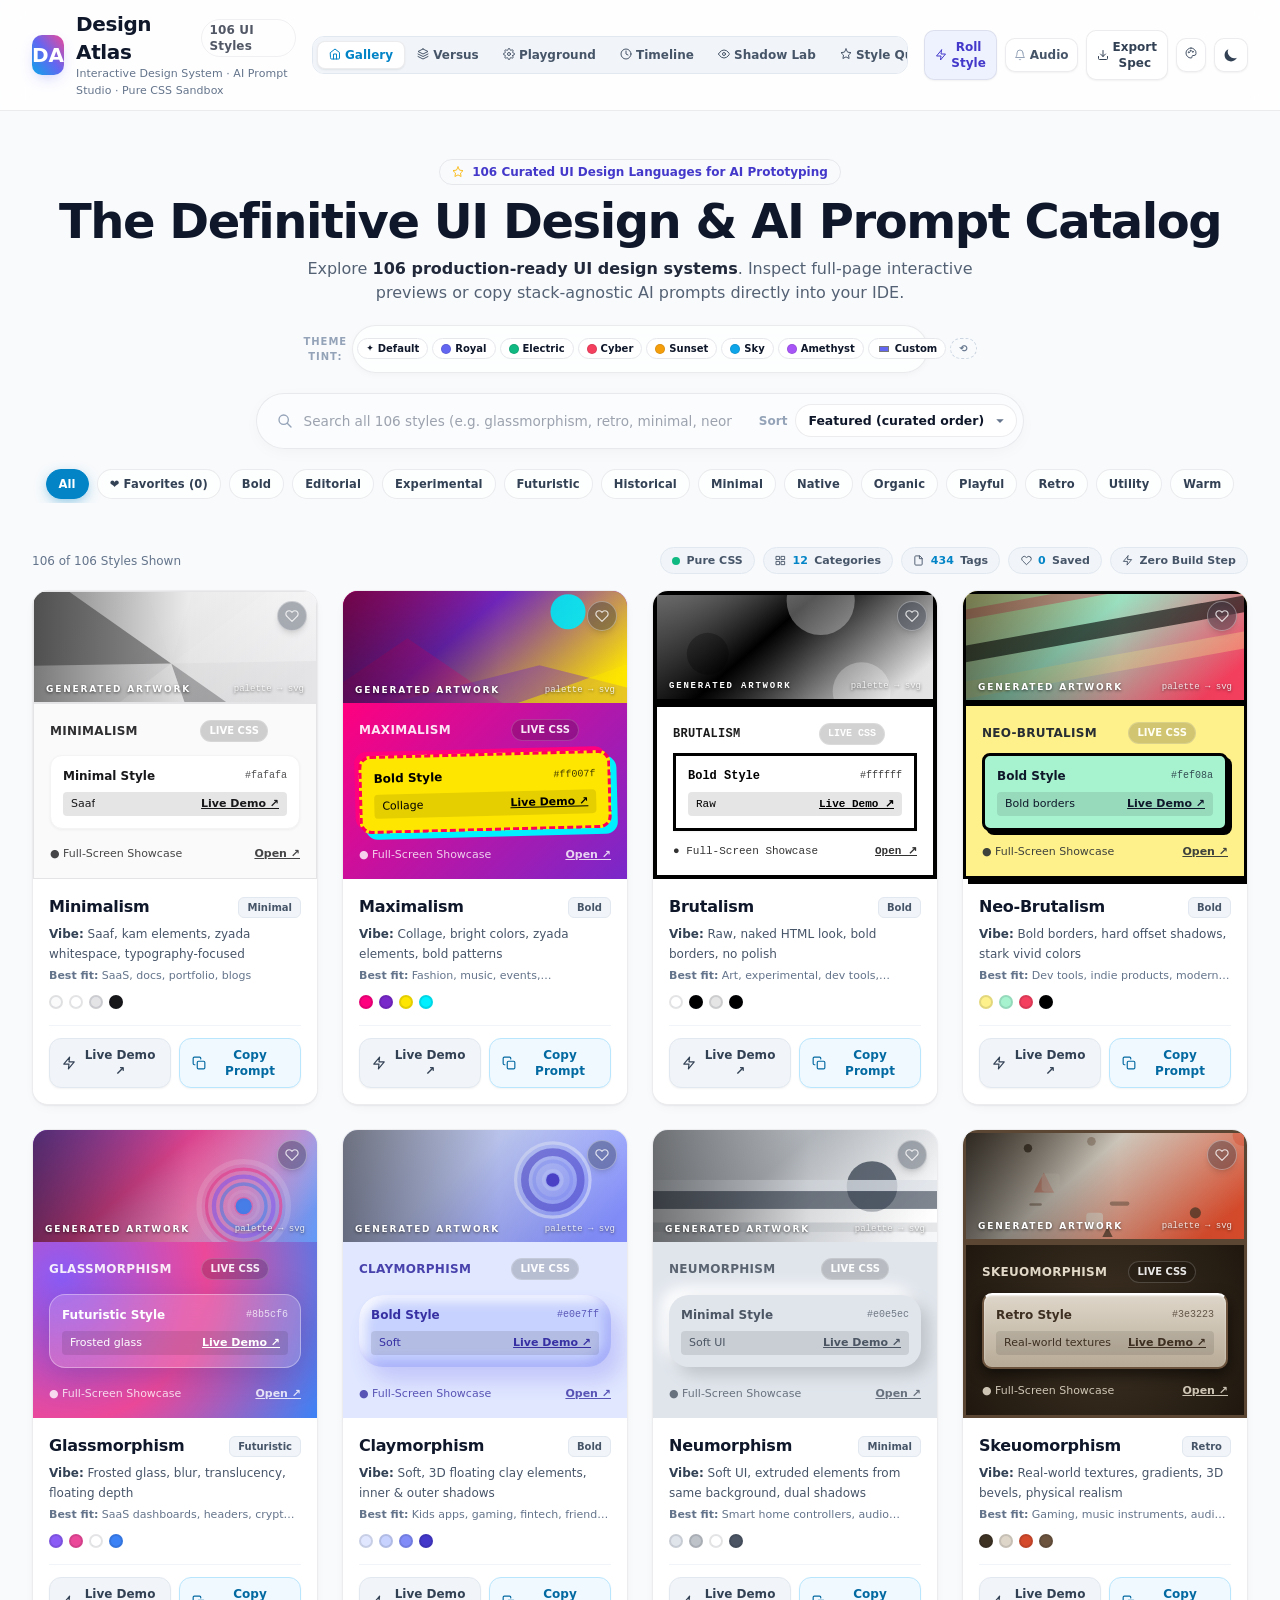
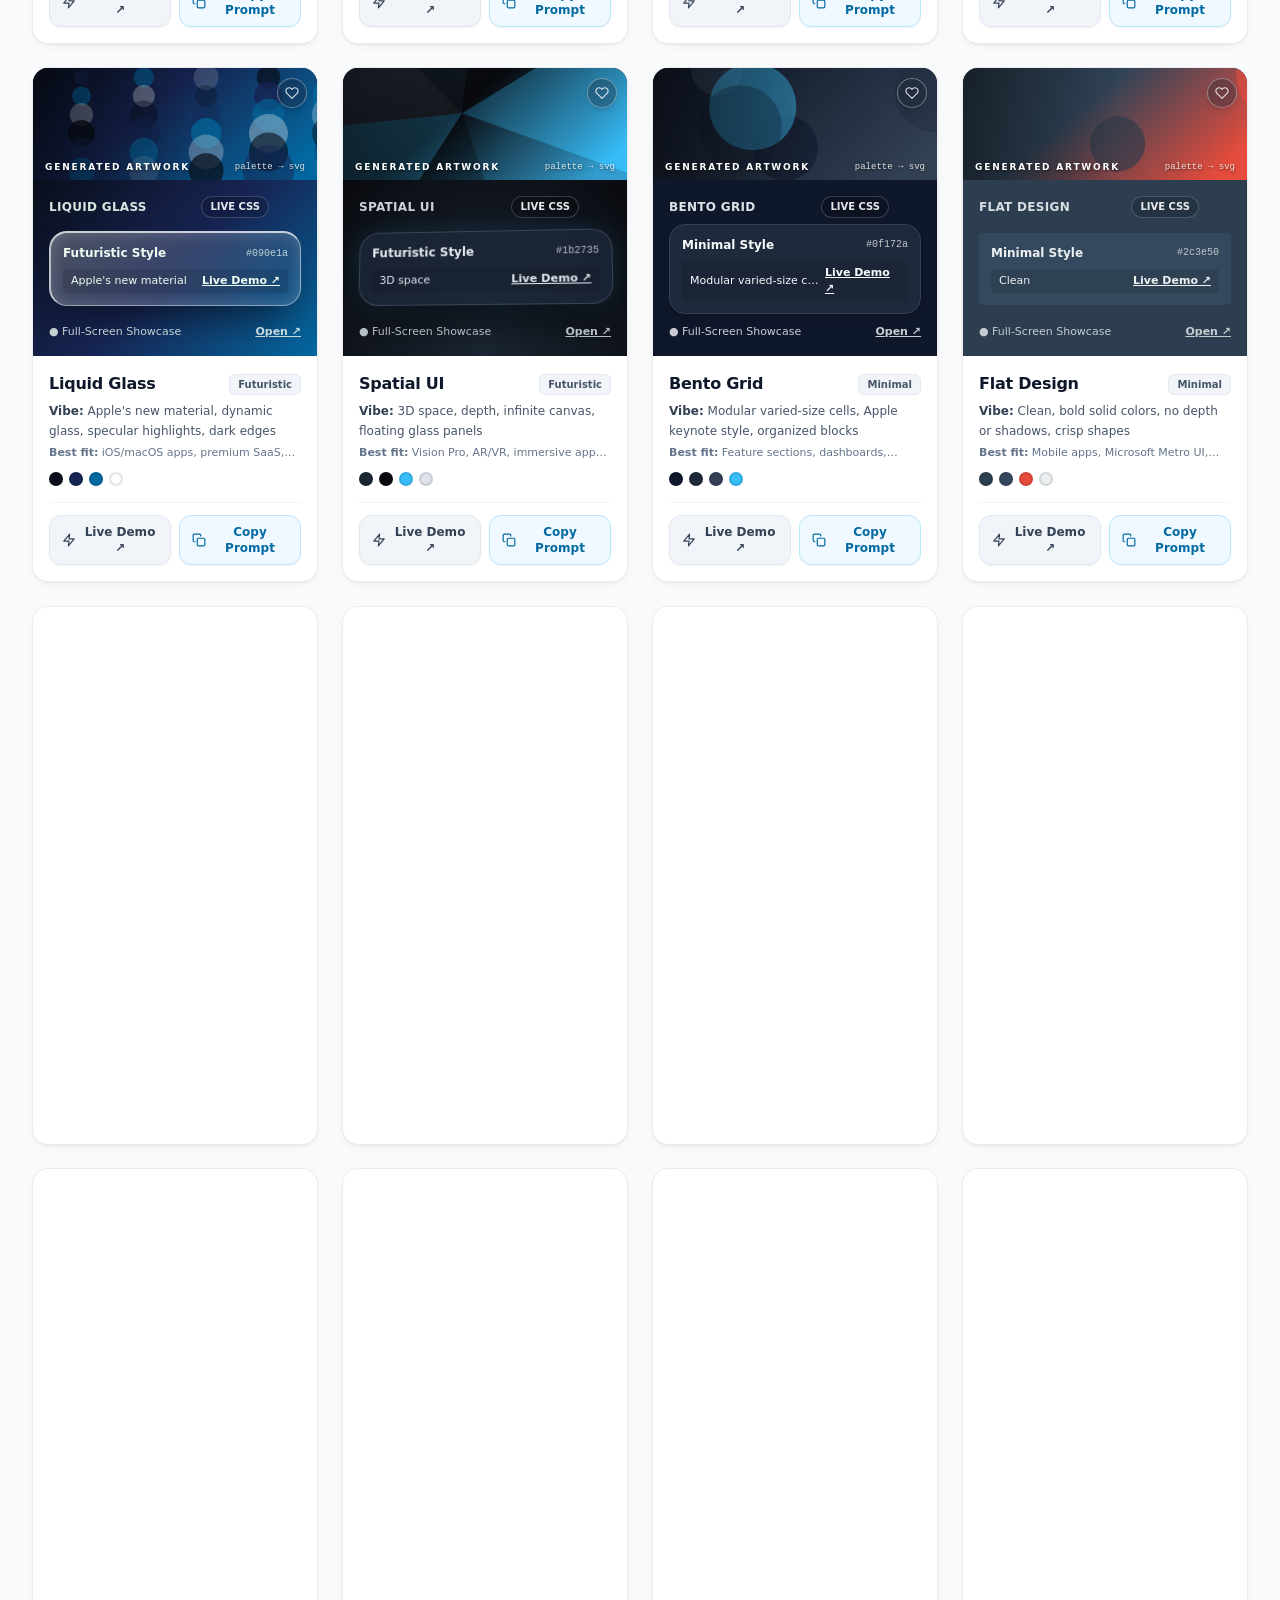
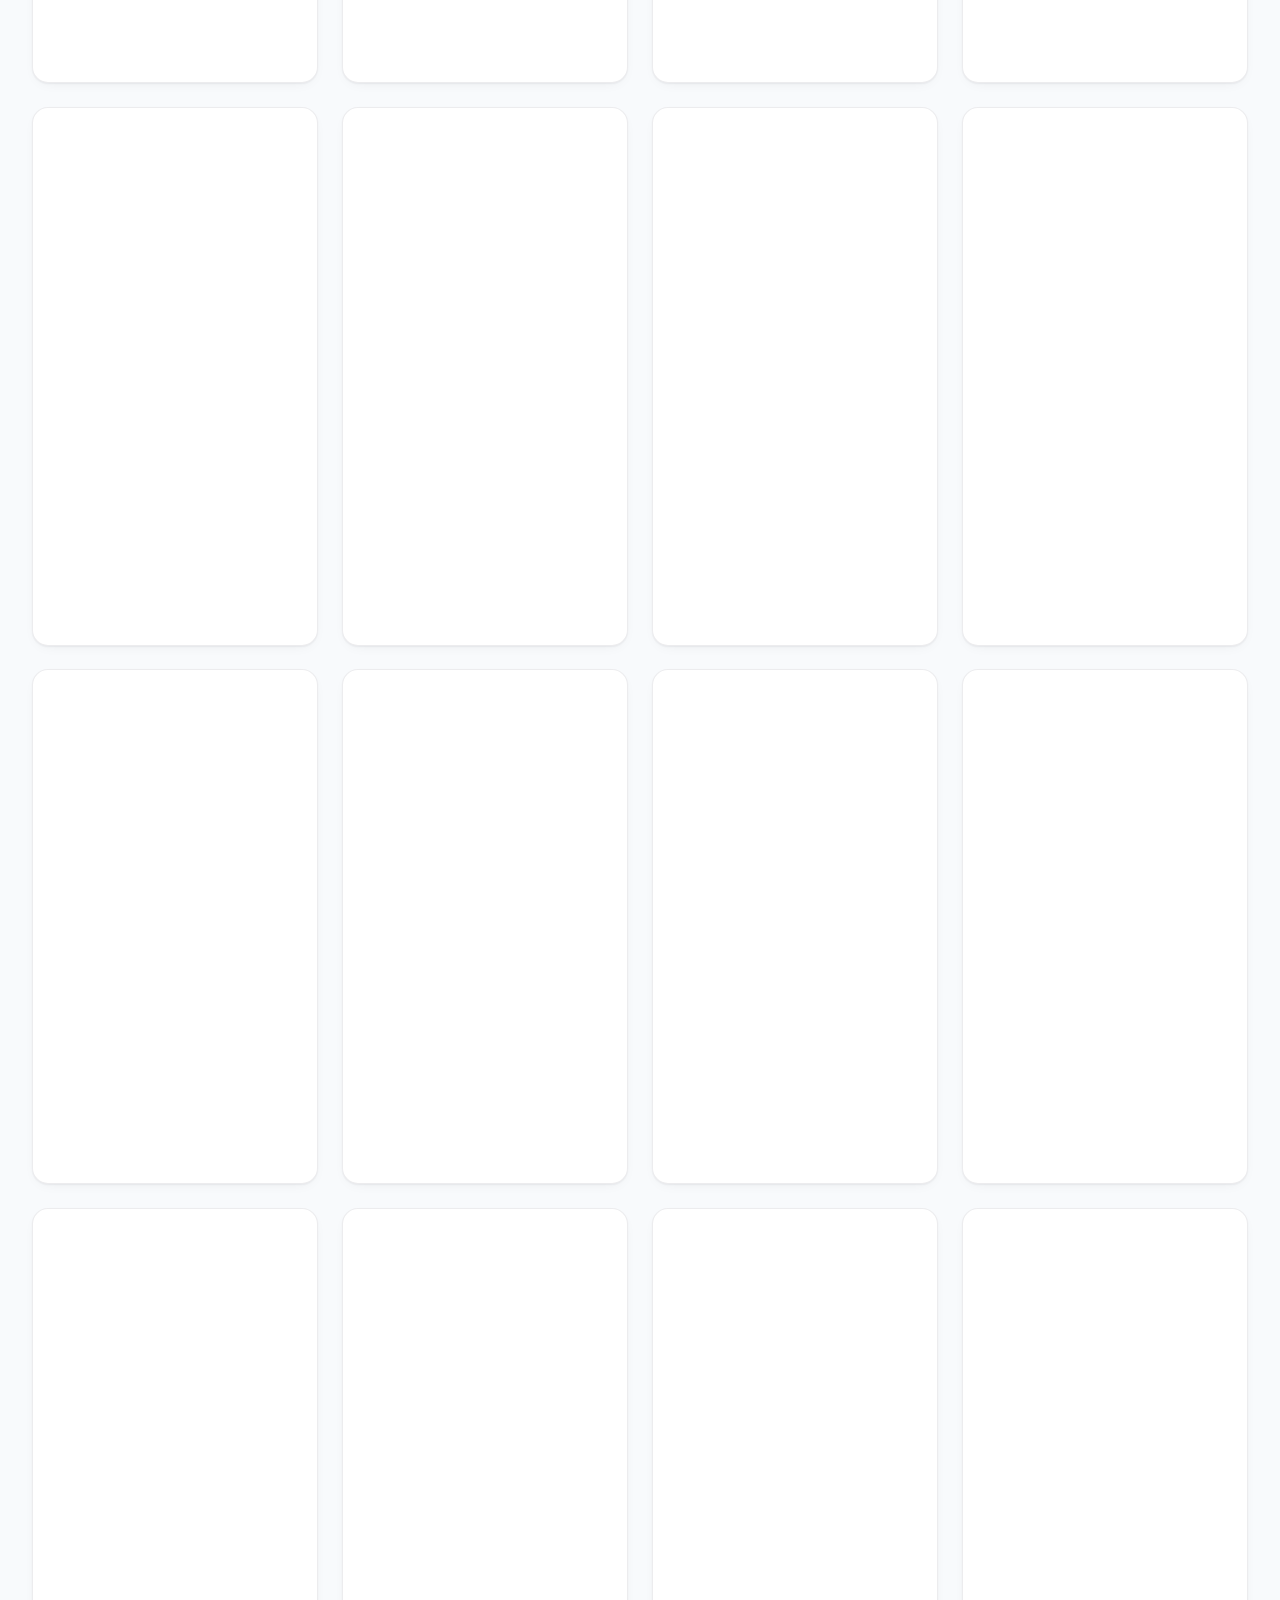
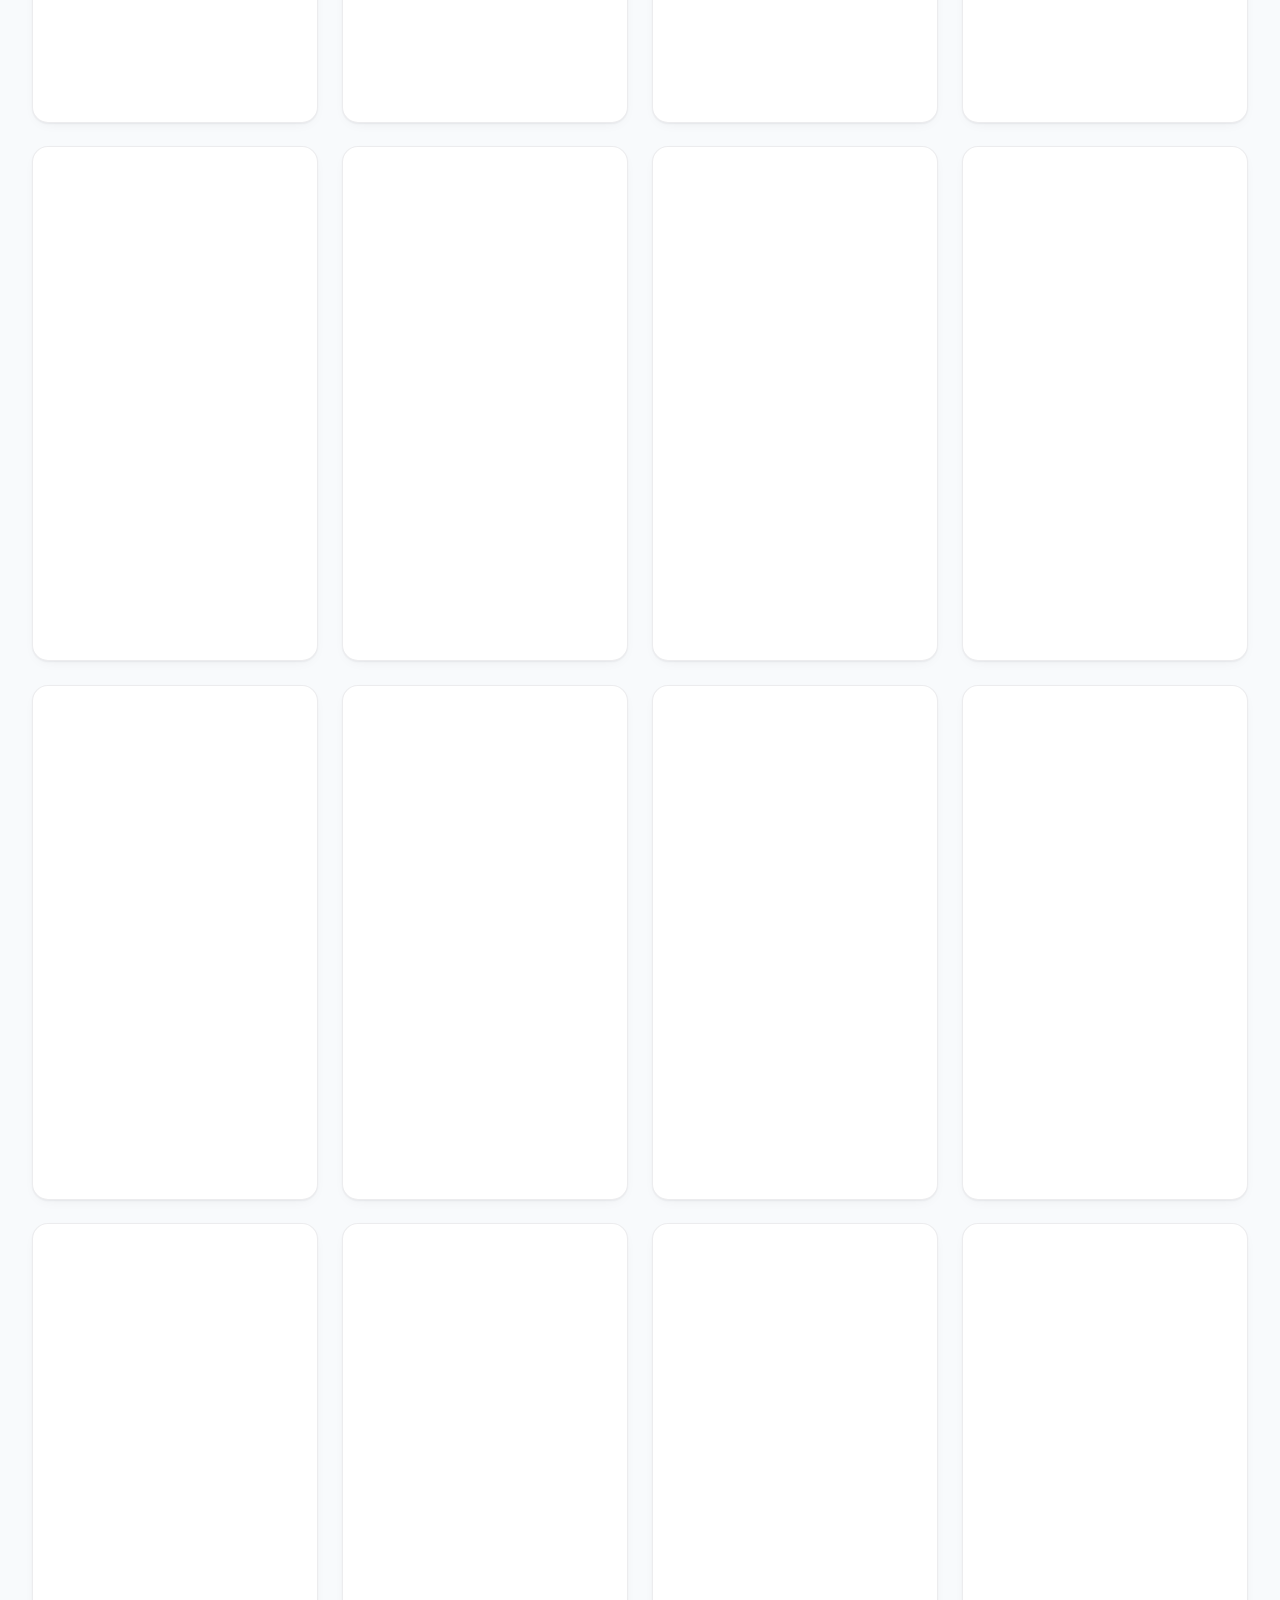
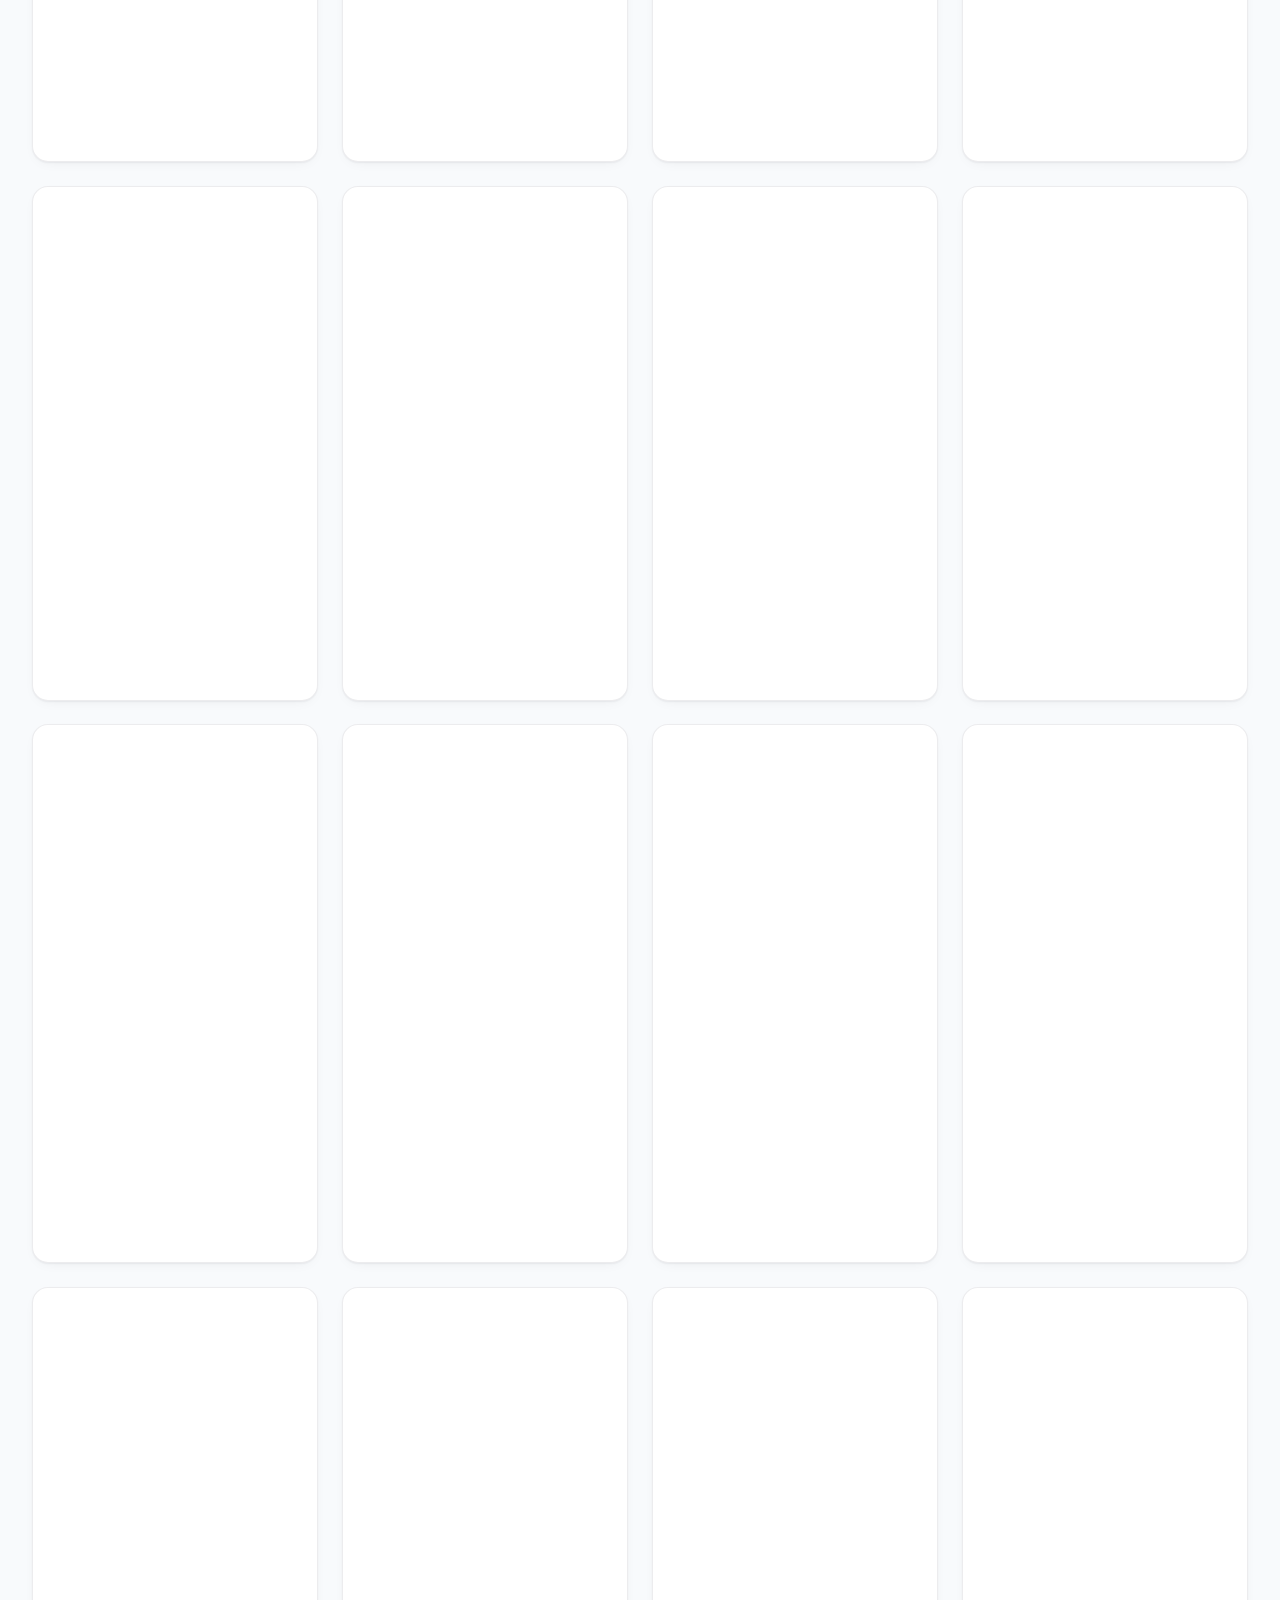
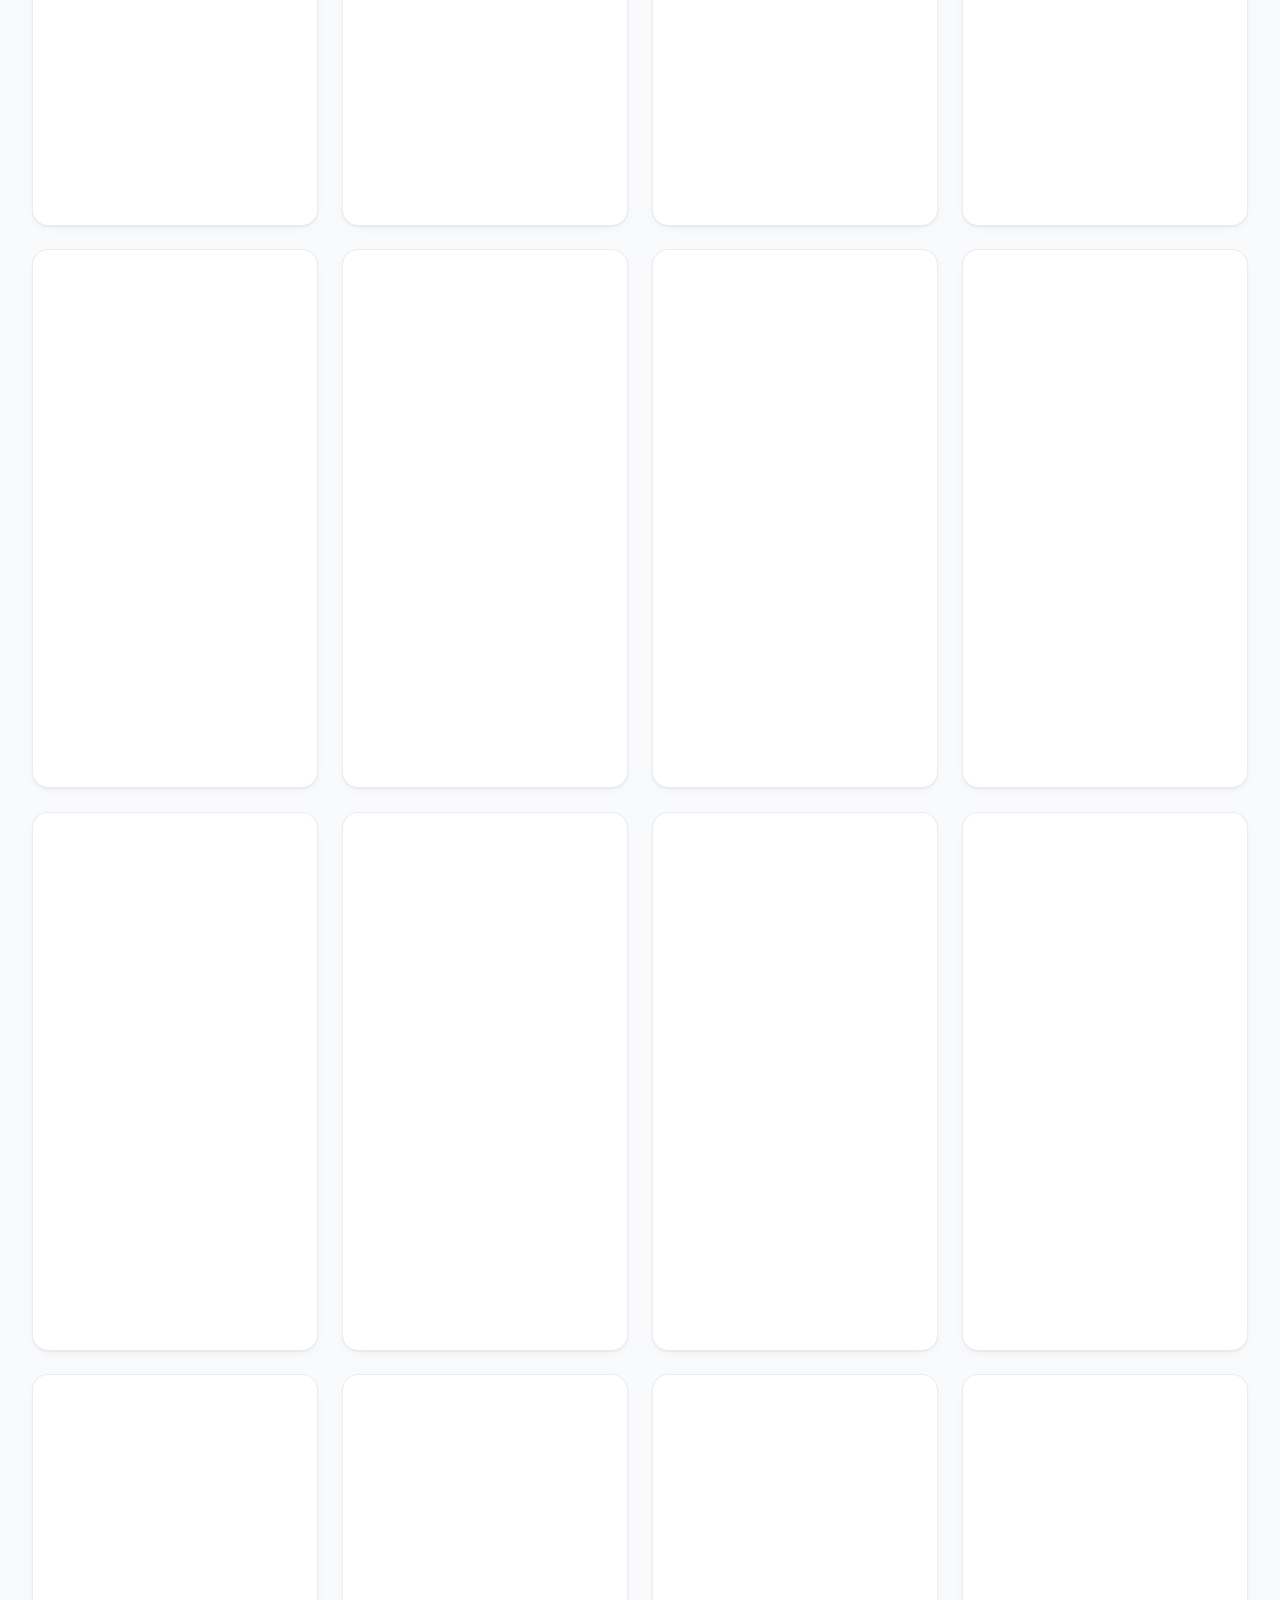
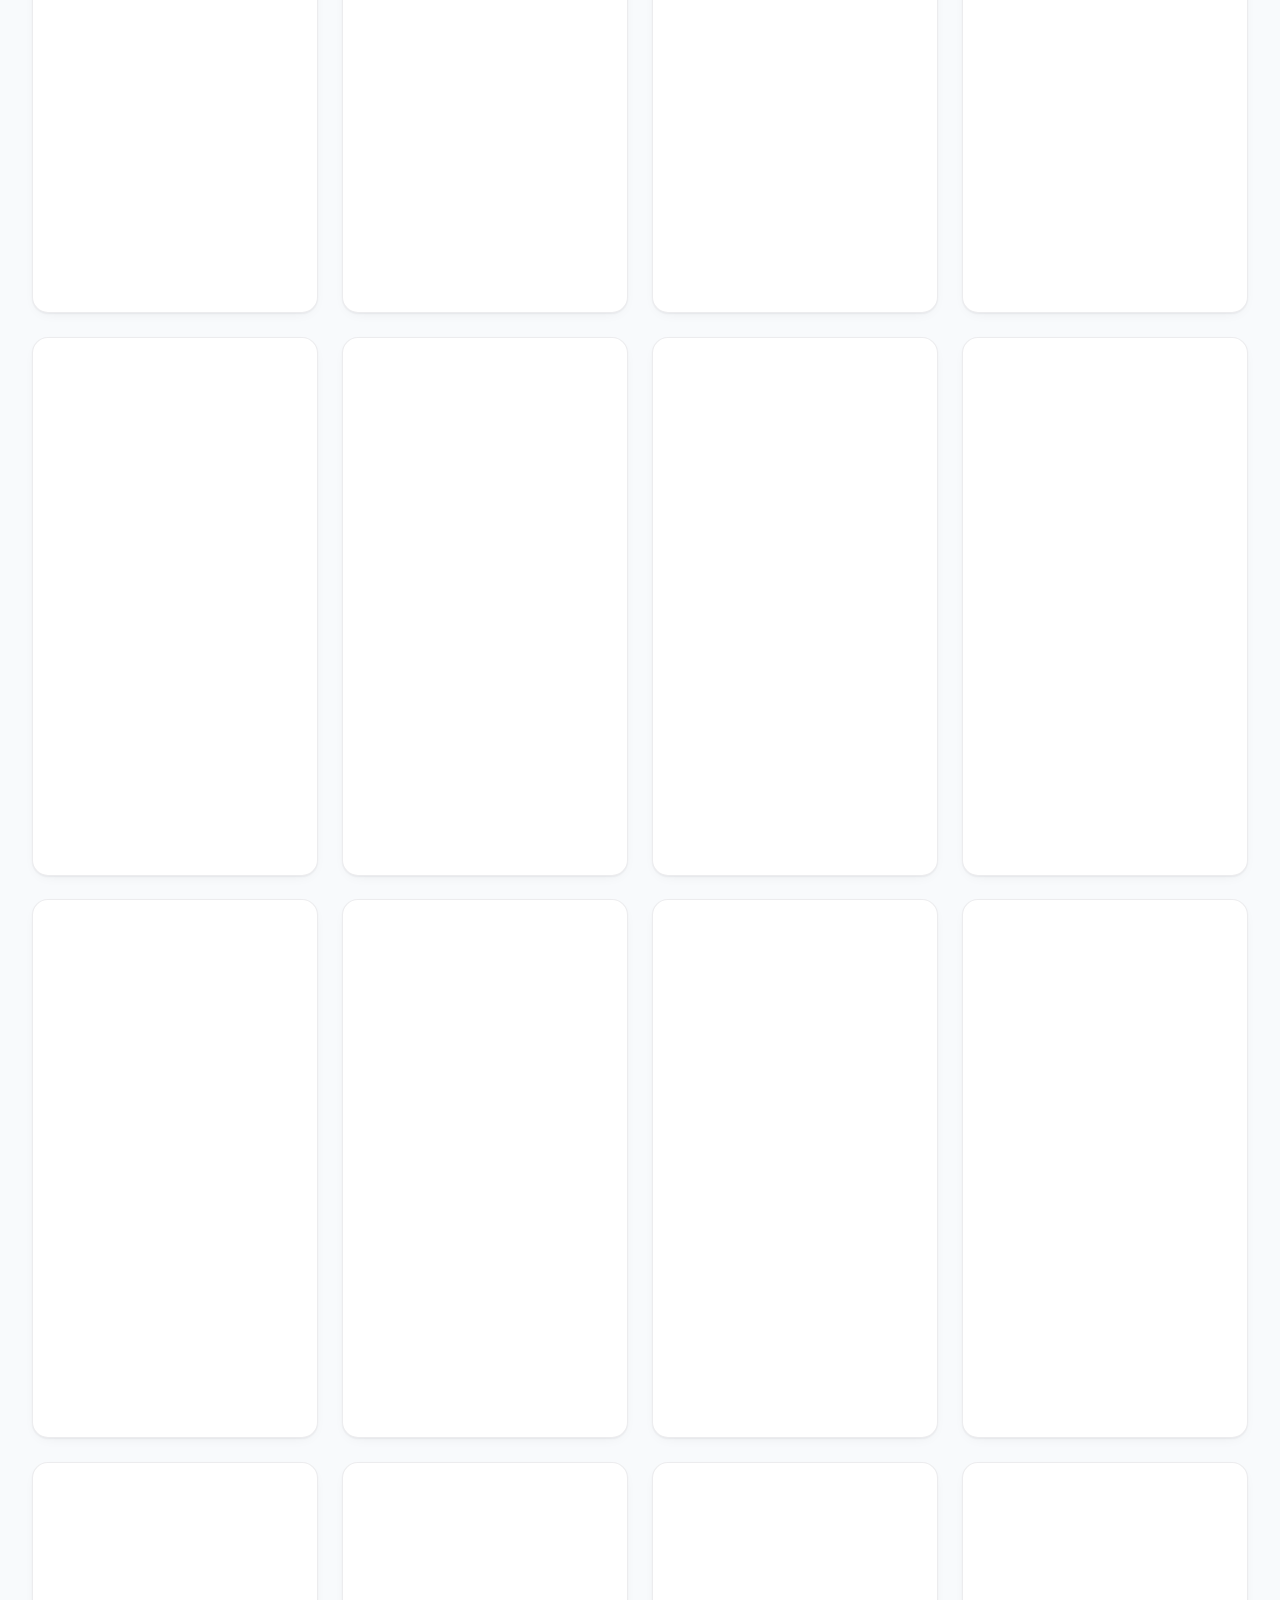
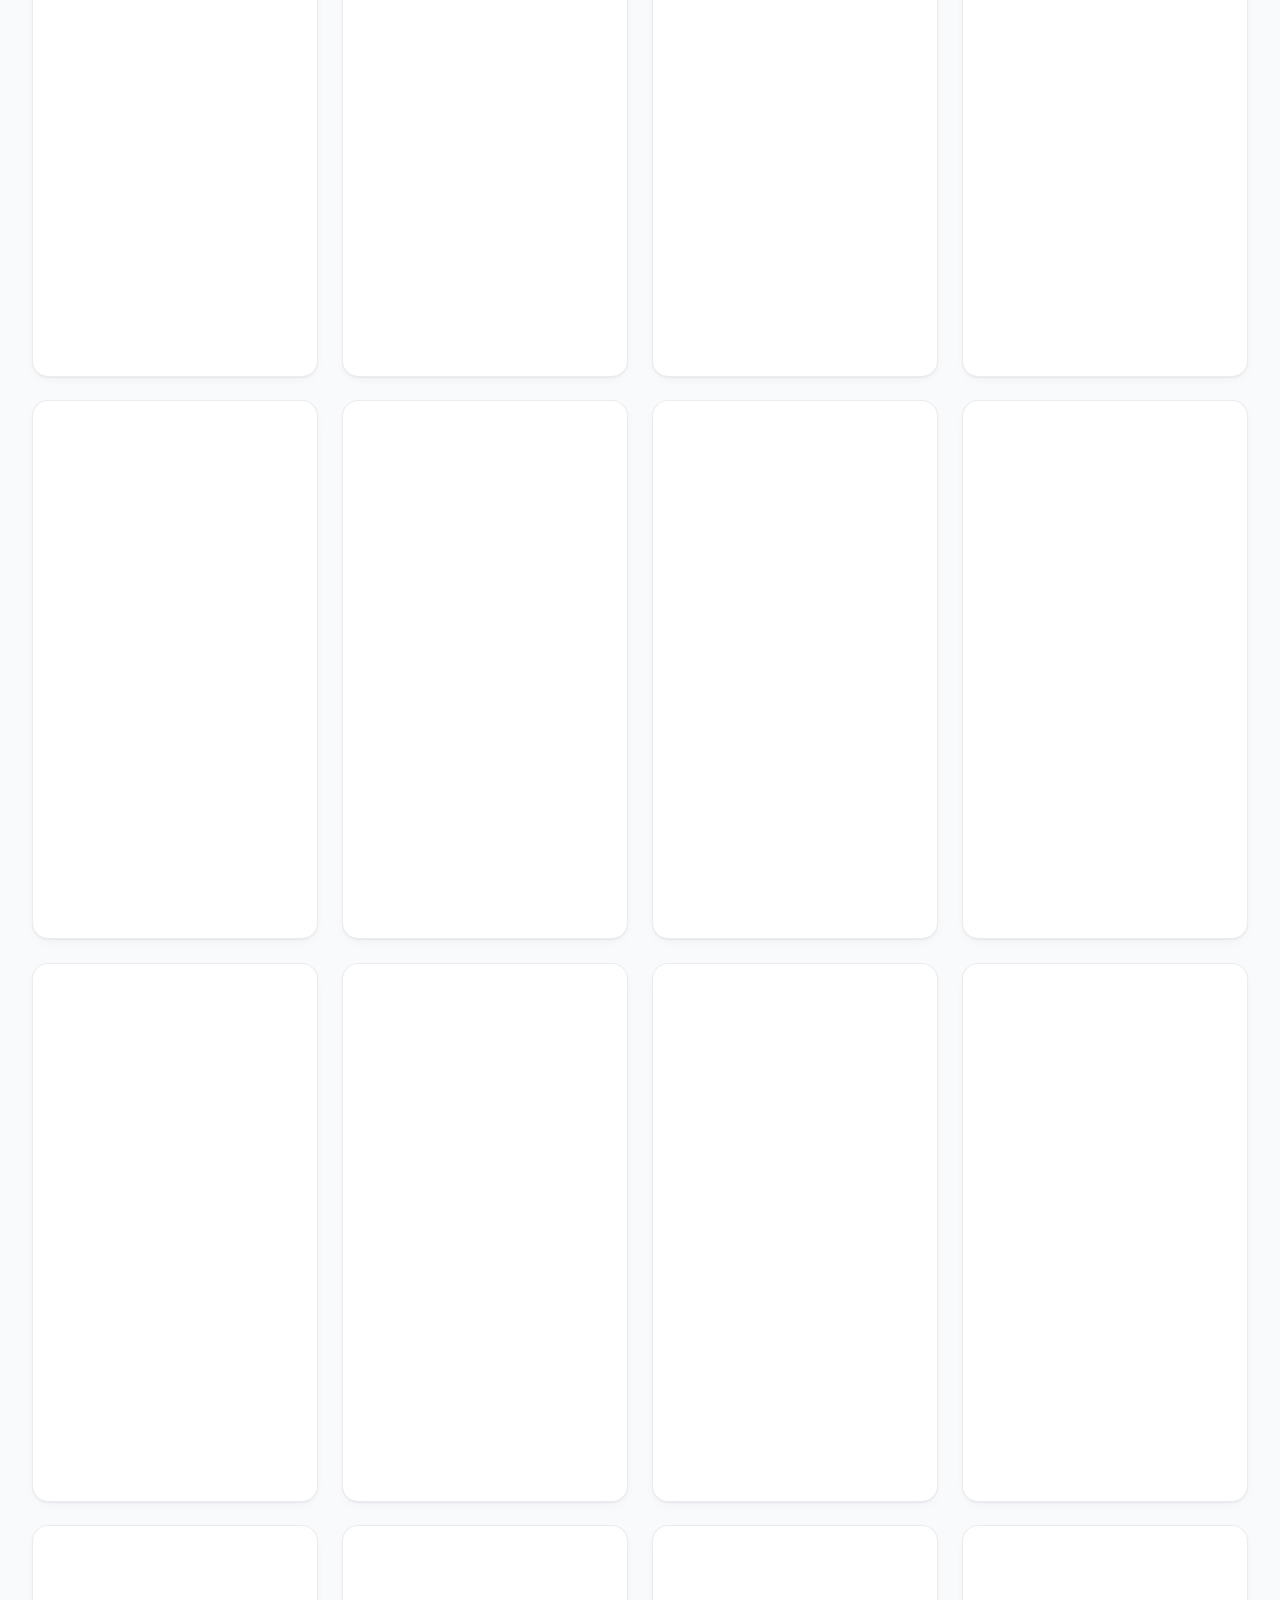
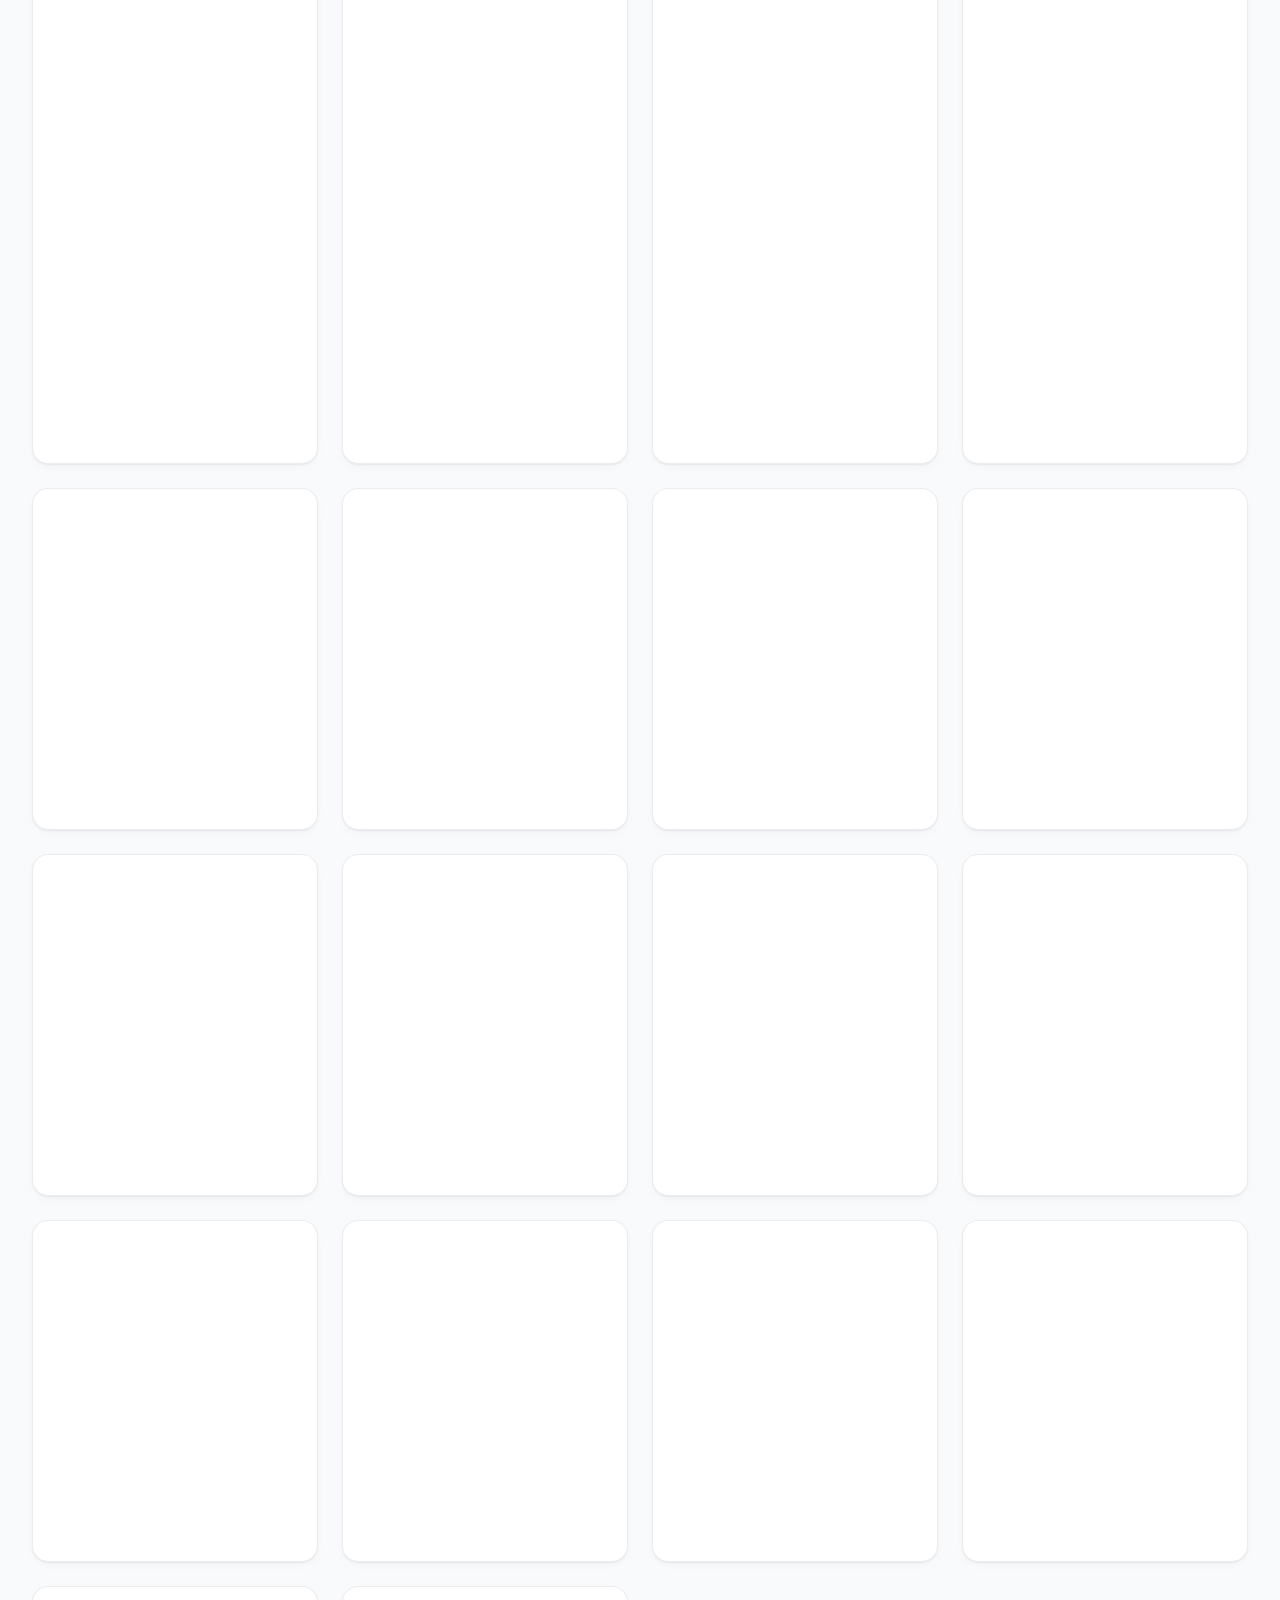
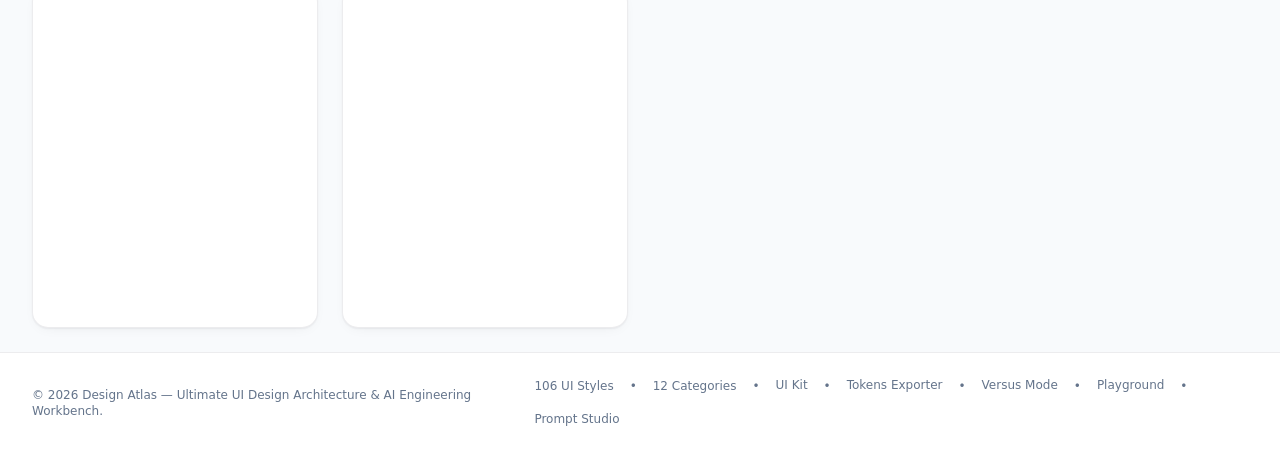
<file: index.html>
<!DOCTYPE html>
<html lang="en" class="scroll-smooth">
<head>
  <meta charset="UTF-8">
  <meta name="viewport" content="width=device-width, initial-scale=1.0">
<meta http-equiv="Content-Security-Policy" content="default-src 'self'; base-uri 'self'; object-src 'none'; form-action 'self'; script-src 'self' 'unsafe-inline'; style-src 'self' 'unsafe-inline' https://fonts.googleapis.com; font-src 'self' https://fonts.gstatic.com data:; img-src 'self' data: blob:; connect-src 'self'; manifest-src 'self'; worker-src 'self'">
  <title>Design Atlas — Ultimate UI Styles Gallery, Playground & AI Prompt Studio</title>
  <meta name="description" content="Explore 103 iconic UI design styles with live pure-CSS demos, instant AI prompt copy, full-screen dashboard previews, side-by-side comparison studio, component playground, shadow physics lab, and design token + framework exporters.">
  <meta name="theme-color" content="#0ea5e9">
  <meta property="og:type" content="website">
  <meta property="og:title" content="Design Atlas — Ultimate UI Design Styles Gallery & AI Prompt Studio">
  <meta property="og:description" content="103 UI design languages, live pure-CSS dashboards, Versus mode, Playground, Timeline, Style Quiz, Prompt Studio and token exporters. Zero build step.">
  <meta property="og:site_name" content="Design Atlas">
  <meta name="twitter:card" content="summary_large_image">
  <link rel="icon" href="data:image/svg+xml,%3Csvg xmlns='http://www.w3.org/2000/svg' viewBox='0 0 64 64'%3E%3Cdefs%3E%3ClinearGradient id='g' x1='0' y1='0' x2='1' y2='1'%3E%3Cstop offset='0' stop-color='%230ea5e9'/%3E%3Cstop offset='.5' stop-color='%236366f1'/%3E%3Cstop offset='1' stop-color='%23ec4899'/%3E%3C/linearGradient%3E%3C/defs%3E%3Crect width='64' height='64' rx='14' fill='url(%23g)'/%3E%3Ctext x='32' y='43' font-family='Arial Black,Arial,sans-serif' font-size='30' font-weight='900' text-anchor='middle' fill='white'%3EDA%3C/text%3E%3C/svg%3E">

  <!-- Tailwind: pre-compiled per page (css/tailwind-compiled-*.css), harvested
       verbatim from the self-hosted runtime bundle's own output. The vendor
       bundle js/tailwind-browser.js stays in the repo as the regeneration
       source (byte-identical to https://cdn.tailwindcss.com): re-enable its
       script tag, exercise the page, re-harvest. The CDN URL is still used
       on purpose inside the standalone-HTML exports emitted by favorites.js
       / token-exporter.js. -->
  <link rel="stylesheet" href="css/tailwind-compiled-index.css">
  <!-- Legacy config for the runtime compiler — kept so a regeneration pass
       picks up brand colours/fonts/dark mode by simply restoring the script
       tag above. With the static compiled CSS this object is inert. -->
  <script>
    /* Legacy runtime-compiler config. With the static compiled stylesheet this
       global is inert (and guarded so nothing throws without the runtime);
       on a regeneration pass, restoring the vendor <script> above reactivates it. */
    window.tailwind = window.tailwind || {};
    tailwind.config = {
      darkMode: 'class',
      theme: {
        extend: {
          colors: {
            brand: {
              500: '#0ea5e9',
              600: '#0284c7',
              700: '#0369a1',
            }
          },
          fontFamily: {
            sans: ['Inter', 'system-ui', 'sans-serif'],
            mono: ['Space Mono', 'monospace'],
            serif: ['Playfair Display', 'serif'],
            pixel: ['"VT323"', 'monospace'],
            hand: ['Caveat', 'cursive'],
          }
        }
      }
    }
  </script>

  <!-- Google Fonts -->
  <link rel="preconnect" href="https://fonts.googleapis.com">
  <link rel="preconnect" href="https://fonts.gstatic.com" crossorigin>
  <link href="https://fonts.googleapis.com/css2?family=Caveat:wght@600&family=Cinzel:wght@600;800&family=Inter:wght@300;400;500;600;700;800;900&family=Playfair+Display:ital,wght@0,600;0,800;1,400&family=Space+Grotesk:wght@500;700&family=Space+Mono:ital,wght@0,400;0,700;1,400&family=Syne:wght@700;800&family=VT323&display=swap" rel="stylesheet" media="print" onload="this.media='all';this.onload=null">
  <noscript><link rel="stylesheet" href="https://fonts.googleapis.com/css2?family=Caveat:wght@600&family=Cinzel:wght@600;800&family=Inter:wght@300;400;500;600;700;800;900&family=Playfair+Display:ital,wght@0,600;0,800;1,400&family=Space+Grotesk:wght@500;700&family=Space+Mono:ital,wght@0,400;0,700;1,400&family=Syne:wght@700;800&family=VT323&display=swap"></noscript>

  <!-- Icon sprite (inline subset, MIT-style geometric icons) — used by app + demo showcase -->
  <svg xmlns="http://www.w3.org/2000/svg" style="display:none" aria-hidden="true">
    <symbol id="i-search" viewBox="0 0 24 24" fill="none" stroke="currentColor" stroke-width="2" stroke-linecap="round" stroke-linejoin="round"><circle cx="11" cy="11" r="7"/><path d="M21 21l-4.3-4.3"/></symbol>
    <symbol id="i-bell" viewBox="0 0 24 24" fill="none" stroke="currentColor" stroke-width="2" stroke-linecap="round" stroke-linejoin="round"><path d="M18 8a6 6 0 0 0-12 0c0 7-3 9-3 9h18s-3-2-3-9"/><path d="M13.7 21a2 2 0 0 1-3.4 0"/></symbol>
    <symbol id="i-user" viewBox="0 0 24 24" fill="none" stroke="currentColor" stroke-width="2" stroke-linecap="round" stroke-linejoin="round"><path d="M20 21v-2a4 4 0 0 0-4-4H8a4 4 0 0 0-4 4v2"/><circle cx="12" cy="7" r="4"/></symbol>
    <symbol id="i-settings" viewBox="0 0 24 24" fill="none" stroke="currentColor" stroke-width="2" stroke-linecap="round" stroke-linejoin="round"><circle cx="12" cy="12" r="3"/><path d="M19.4 15a1.65 1.65 0 0 0 .33 1.82l.06.06a2 2 0 1 1-2.83 2.83l-.06-.06a1.65 1.65 0 0 0-1.82-.33 1.65 1.65 0 0 0-1 1.51V21a2 2 0 0 1-4 0v-.09A1.65 1.65 0 0 0 9 19.4a1.65 1.65 0 0 0-1.82.33l-.06.06a2 2 0 1 1-2.83-2.83l.06-.06a1.65 1.65 0 0 0 .33-1.82 1.65 1.65 0 0 0-1.51-1H3a2 2 0 0 1 0-4h.09A1.65 1.65 0 0 0 4.6 9a1.65 1.65 0 0 0-.33-1.82l-.06-.06a2 2 0 1 1 2.83-2.83l.06.06a1.65 1.65 0 0 0 1.82.33H9a1.65 1.65 0 0 0 1-1.51V3a2 2 0 0 1 4 0v.09a1.65 1.65 0 0 0 1 1.51 1.65 1.65 0 0 0 1.82-.33l.06-.06a2 2 0 1 1 2.83 2.83l-.06.06a1.65 1.65 0 0 0-.33 1.82V9a1.65 1.65 0 0 0 1.51 1H21a2 2 0 0 1 0 4h-.09a1.65 1.65 0 0 0-1.51 1z"/></symbol>
    <symbol id="i-menu" viewBox="0 0 24 24" fill="none" stroke="currentColor" stroke-width="2" stroke-linecap="round" stroke-linejoin="round"><path d="M3 12h18M3 6h18M3 18h18"/></symbol>
    <symbol id="i-x" viewBox="0 0 24 24" fill="none" stroke="currentColor" stroke-width="2" stroke-linecap="round" stroke-linejoin="round"><path d="M18 6L6 18M6 6l12 12"/></symbol>
    <symbol id="i-chevron-down" viewBox="0 0 24 24" fill="none" stroke="currentColor" stroke-width="2" stroke-linecap="round" stroke-linejoin="round"><path d="M6 9l6 6 6-6"/></symbol>
    <symbol id="i-chevron-right" viewBox="0 0 24 24" fill="none" stroke="currentColor" stroke-width="2" stroke-linecap="round" stroke-linejoin="round"><path d="M9 18l6-6-6-6"/></symbol>
    <symbol id="i-heart" viewBox="0 0 24 24" fill="none" stroke="currentColor" stroke-width="2" stroke-linecap="round" stroke-linejoin="round"><path d="M20.84 4.61a5.5 5.5 0 0 0-7.78 0L12 5.67l-1.06-1.06a5.5 5.5 0 0 0-7.78 7.78l1.06 1.06L12 21.23l7.78-7.78 1.06-1.06a5.5 5.5 0 0 0 0-7.78z"/></symbol>
    <symbol id="i-star" viewBox="0 0 24 24" fill="none" stroke="currentColor" stroke-width="2" stroke-linecap="round" stroke-linejoin="round"><path d="M12 2l3.09 6.26L22 9.27l-5 4.87 1.18 6.88L12 17.77l-6.18 3.25L7 14.14 2 9.27l6.91-1.01L12 2z"/></symbol>
    <symbol id="i-download" viewBox="0 0 24 24" fill="none" stroke="currentColor" stroke-width="2" stroke-linecap="round" stroke-linejoin="round"><path d="M21 15v4a2 2 0 0 1-2 2H5a2 2 0 0 1-2-2v-4"/><path d="M7 10l5 5 5-5"/><path d="M12 15V3"/></symbol>
    <symbol id="i-copy" viewBox="0 0 24 24" fill="none" stroke="currentColor" stroke-width="2" stroke-linecap="round" stroke-linejoin="round"><rect x="9" y="9" width="13" height="13" rx="2"/><path d="M5 15H4a2 2 0 0 1-2-2V4a2 2 0 0 1 2-2h9a2 2 0 0 1 2 2v1"/></symbol>
    <symbol id="i-play" viewBox="0 0 24 24" fill="none" stroke="currentColor" stroke-width="2" stroke-linecap="round" stroke-linejoin="round"><path d="M5 3l14 9-14 9V3z"/></symbol>
    <symbol id="i-info" viewBox="0 0 24 24" fill="none" stroke="currentColor" stroke-width="2" stroke-linecap="round" stroke-linejoin="round"><circle cx="12" cy="12" r="10"/><path d="M12 16v-4M12 8h.01"/></symbol>
    <symbol id="i-check" viewBox="0 0 24 24" fill="none" stroke="currentColor" stroke-width="2" stroke-linecap="round" stroke-linejoin="round"><path d="M20 6L9 17l-5-5"/></symbol>
    <symbol id="i-alert" viewBox="0 0 24 24" fill="none" stroke="currentColor" stroke-width="2" stroke-linecap="round" stroke-linejoin="round"><path d="M10.29 3.86L1.82 18a2 2 0 0 0 1.71 3h16.94a2 2 0 0 0 1.71-3L13.71 3.86a2 2 0 0 0-3.42 0z"/><path d="M12 9v4M12 17h.01"/></symbol>
    <symbol id="i-external" viewBox="0 0 24 24" fill="none" stroke="currentColor" stroke-width="2" stroke-linecap="round" stroke-linejoin="round"><path d="M18 13v6a2 2 0 0 1-2 2H5a2 2 0 0 1-2-2V8a2 2 0 0 1 2-2h6"/><path d="M15 3h6v6"/><path d="M10 14L21 3"/></symbol>
    <symbol id="i-arrow-right" viewBox="0 0 24 24" fill="none" stroke="currentColor" stroke-width="2" stroke-linecap="round" stroke-linejoin="round"><path d="M5 12h14M12 5l7 7-7 7"/></symbol>
    <symbol id="i-grid" viewBox="0 0 24 24" fill="none" stroke="currentColor" stroke-width="2" stroke-linecap="round" stroke-linejoin="round"><rect x="3" y="3" width="7" height="7"/><rect x="14" y="3" width="7" height="7"/><rect x="14" y="14" width="7" height="7"/><rect x="3" y="14" width="7" height="7"/></symbol>
    <symbol id="i-layers" viewBox="0 0 24 24" fill="none" stroke="currentColor" stroke-width="2" stroke-linecap="round" stroke-linejoin="round"><path d="M12 2L2 7l10 5 10-5-10-5z"/><path d="M2 17l10 5 10-5"/><path d="M2 12l10 5 10-5"/></symbol>
    <symbol id="i-image" viewBox="0 0 24 24" fill="none" stroke="currentColor" stroke-width="2" stroke-linecap="round" stroke-linejoin="round"><rect x="3" y="3" width="18" height="18" rx="2"/><circle cx="8.5" cy="8.5" r="1.5"/><path d="M21 15l-5-5L5 21"/></symbol>
    <symbol id="i-type" viewBox="0 0 24 24" fill="none" stroke="currentColor" stroke-width="2" stroke-linecap="round" stroke-linejoin="round"><path d="M4 7V4h16v3"/><path d="M9 20h6"/><path d="M12 4v16"/></symbol>
    <symbol id="i-palette" viewBox="0 0 24 24" fill="none" stroke="currentColor" stroke-width="2" stroke-linecap="round" stroke-linejoin="round"><path d="M12 2a10 10 0 0 0 0 20 2 2 0 0 0 2-2v-1a2 2 0 0 1 2-2h2a4 4 0 0 0 4-4 10 10 0 0 0-10-11z"/><circle cx="7.5" cy="10.5" r="1"/><circle cx="11" cy="7.5" r="1"/><circle cx="15.5" cy="9.5" r="1"/></symbol>
    <symbol id="i-box" viewBox="0 0 24 24" fill="none" stroke="currentColor" stroke-width="2" stroke-linecap="round" stroke-linejoin="round"><path d="M21 16V8a2 2 0 0 0-1-1.73l-7-4a2 2 0 0 0-2 0l-7 4A2 2 0 0 0 3 8v8a2 2 0 0 0 1 1.73l7 4a2 2 0 0 0 2 0l7-4A2 2 0 0 0 21 16z"/><path d="M3.27 6.96L12 12.01l8.73-5.05M12 22.08V12"/></symbol>
    <symbol id="i-code" viewBox="0 0 24 24" fill="none" stroke="currentColor" stroke-width="2" stroke-linecap="round" stroke-linejoin="round"><path d="M16 18l6-6-6-6M8 6l-6 6 6 6"/></symbol>
    <symbol id="i-zap" viewBox="0 0 24 24" fill="none" stroke="currentColor" stroke-width="2" stroke-linecap="round" stroke-linejoin="round"><path d="M13 2L3 14h9l-1 8 10-12h-9l1-8z"/></symbol>
    <symbol id="i-home" viewBox="0 0 24 24" fill="none" stroke="currentColor" stroke-width="2" stroke-linecap="round" stroke-linejoin="round"><path d="M3 9l9-7 9 7v11a2 2 0 0 1-2 2H5a2 2 0 0 1-2-2z"/><path d="M9 22V12h6v10"/></symbol>
    <symbol id="i-file" viewBox="0 0 24 24" fill="none" stroke="currentColor" stroke-width="2" stroke-linecap="round" stroke-linejoin="round"><path d="M14 2H6a2 2 0 0 0-2 2v16a2 2 0 0 0 2 2h12a2 2 0 0 0 2-2V8z"/><path d="M14 2v6h6"/></symbol>
    <symbol id="i-logout" viewBox="0 0 24 24" fill="none" stroke="currentColor" stroke-width="2" stroke-linecap="round" stroke-linejoin="round"><path d="M9 21H5a2 2 0 0 1-2-2V5a2 2 0 0 1 2-2h4"/><path d="M16 17l5-5-5-5M21 12H9"/></symbol>
    <symbol id="i-eye" viewBox="0 0 24 24" fill="none" stroke="currentColor" stroke-width="2" stroke-linecap="round" stroke-linejoin="round"><path d="M1 12s4-8 11-8 11 8 11 8-4 8-11 8-11-8-11-8z"/><circle cx="12" cy="12" r="3"/></symbol>
    <symbol id="i-clock" viewBox="0 0 24 24" fill="none" stroke="currentColor" stroke-width="2" stroke-linecap="round" stroke-linejoin="round"><circle cx="12" cy="12" r="10"/><path d="M12 6v6l4 2"/></symbol>
    <symbol id="i-send" viewBox="0 0 24 24" fill="none" stroke="currentColor" stroke-width="2" stroke-linecap="round" stroke-linejoin="round"><path d="M22 2L11 13"/><path d="M22 2l-7 20-4-9-9-4 20-7z"/></symbol>
    <symbol id="i-mail" viewBox="0 0 24 24" fill="none" stroke="currentColor" stroke-width="2" stroke-linecap="round" stroke-linejoin="round"><rect x="2" y="4" width="20" height="16" rx="2"/><path d="M22 6l-10 7L2 6"/></symbol>
    <symbol id="i-map" viewBox="0 0 24 24" fill="none" stroke="currentColor" stroke-width="2" stroke-linecap="round" stroke-linejoin="round"><path d="M21 10c0 7-9 13-9 13s-9-6-9-13a9 9 0 0 1 18 0z"/><circle cx="12" cy="10" r="3"/></symbol>
    <symbol id="i-globe" viewBox="0 0 24 24" fill="none" stroke="currentColor" stroke-width="2" stroke-linecap="round" stroke-linejoin="round"><circle cx="12" cy="12" r="10"/><path d="M2 12h20"/><path d="M12 2a15.3 15.3 0 0 1 4 10 15.3 15.3 0 0 1-4 10 15.3 15.3 0 0 1-4-10 15.3 15.3 0 0 1 4-10z"/></symbol>
    <symbol id="i-star-filled" viewBox="0 0 24 24" fill="currentColor" stroke="currentColor" stroke-width="2" stroke-linecap="round" stroke-linejoin="round"><path d="M12 2l3.09 6.26L22 9.27l-5 4.87 1.18 6.88L12 17.77l-6.18 3.25L7 14.14 2 9.27l6.91-1.01L12 2z"/></symbol>
    <symbol id="i-heart-filled" viewBox="0 0 24 24" fill="currentColor" stroke="currentColor" stroke-width="2" stroke-linecap="round" stroke-linejoin="round"><path d="M20.84 4.61a5.5 5.5 0 0 0-7.78 0L12 5.67l-1.06-1.06a5.5 5.5 0 0 0-7.78 7.78l1.06 1.06L12 21.23l7.78-7.78 1.06-1.06a5.5 5.5 0 0 0 0-7.78z"/></symbol>
  </svg>

  <!-- Core Stylesheet with all 103 pure-CSS style engines -->
  <link rel="stylesheet" href="css/styles.css">
  <!-- Feature layer: brand harmonization, a11y, motion policy, new module chrome -->
  <link rel="stylesheet" href="css/features.css">
  <!-- App Shell Skin: Monolith architectural basalt restyle -->
  <link rel="stylesheet" href="css/monolith-shell.css">
  <!-- Shell v2 design layer: cohesive chrome/hero/cards rework (additive, index-only) -->
  <link rel="stylesheet" href="css/shell-v2.css">
</head>
<body class="bg-slate-50 text-slate-900 dark:bg-slate-950 dark:text-slate-100 min-h-screen flex flex-col antialiased transition-colors duration-200">

  <!-- ==========================================
       HEADER & TOP CONTROLS
       ========================================== -->
  <header class="sv2-header sticky top-0 z-40 bg-white/85 dark:bg-slate-900/85 backdrop-blur-md border-b border-slate-200 dark:border-slate-800 transition-colors">
    <div class="max-w-7xl mx-auto px-4 sm:px-6 lg:px-8 py-3.5 flex flex-col md:flex-row items-center justify-between gap-4">
      
      <!-- Brand Logo / Title -->
      <div class="flex items-center gap-3">
        <a href="#gallery" onclick="switchView('gallery')" class="flex items-center gap-3 group">
          <div class="w-10 h-10 rounded-xl bg-gradient-to-tr from-sky-500 via-indigo-500 to-pink-500 flex items-center justify-center text-white font-black text-xl shadow-lg shadow-sky-500/25 group-hover:scale-105 transition-transform">
            DA
          </div>
          <div>
            <h1 class="text-xl font-black tracking-tight flex items-center gap-2">
              Design Atlas
              <span id="header-count-badge" class="text-xs font-semibold px-2 py-0.5 rounded-full bg-sky-100 dark:bg-sky-950 text-sky-700 dark:text-sky-300 border border-sky-300 dark:border-sky-800">
                103 UI Styles
              </span>
            </h1>
            <p class="text-[11px] text-slate-500 dark:text-slate-400">
              Interactive Design System · AI Prompt Studio · Pure CSS Sandbox
            </p>
          </div>
        </a>
      </div>

      <!-- Main Navigation Tabs -->
      <nav class="flex items-center bg-slate-100 dark:bg-slate-800/80 p-1 rounded-xl border border-slate-200 dark:border-slate-700 text-xs font-bold overflow-x-auto no-scrollbar max-w-full">
        <button id="nav-tab-gallery" onclick="switchView('gallery')" class="px-3 py-1.5 rounded-lg transition-all bg-white dark:bg-slate-900 shadow-sm text-sky-600 dark:text-sky-400 whitespace-nowrap">
          <svg class="icon" aria-hidden="true" focusable="false"><use href="#i-home"></use></svg> Gallery
        </button>
        <button id="nav-tab-compare" onclick="switchView('compare')" class="px-3 py-1.5 rounded-lg transition-all text-slate-600 dark:text-slate-400 hover:text-slate-900 dark:hover:text-white whitespace-nowrap">
          <svg class="icon" aria-hidden="true" focusable="false"><use href="#i-layers"></use></svg> Versus
        </button>
        <button id="nav-tab-playground" onclick="switchView('playground')" class="px-3 py-1.5 rounded-lg transition-all text-slate-600 dark:text-slate-400 hover:text-slate-900 dark:hover:text-white whitespace-nowrap">
          <svg class="icon" aria-hidden="true" focusable="false"><use href="#i-settings"></use></svg> Playground
        </button>
        <button id="nav-tab-timeline" onclick="switchView('timeline')" class="px-3 py-1.5 rounded-lg transition-all text-slate-600 dark:text-slate-400 hover:text-slate-900 dark:hover:text-white whitespace-nowrap">
          <svg class="icon" aria-hidden="true" focusable="false"><use href="#i-clock"></use></svg> Timeline
        </button>
        <button id="nav-tab-shadow-lab" onclick="switchView('shadow-lab')" class="px-3 py-1.5 rounded-lg transition-all text-slate-600 dark:text-slate-400 hover:text-slate-900 dark:hover:text-white whitespace-nowrap">
          <svg class="icon" aria-hidden="true" focusable="false"><use href="#i-eye"></use></svg> Shadow Lab
        </button>
        <button id="nav-tab-quiz" onclick="switchView('quiz')" class="px-3 py-1.5 rounded-lg transition-all text-slate-600 dark:text-slate-400 hover:text-slate-900 dark:hover:text-white whitespace-nowrap">
          <svg class="icon" aria-hidden="true" focusable="false"><use href="#i-star"></use></svg> Style Quiz
        </button>
        <a href="uikit.html" class="px-3 py-1.5 rounded-lg transition-all text-slate-600 dark:text-slate-400 hover:text-slate-900 dark:hover:text-white whitespace-nowrap">
          <svg class="icon" aria-hidden="true" focusable="false"><use href="#i-palette"></use></svg> UI Kit
        </a>
        <a href="tokens.html" class="px-3 py-1.5 rounded-lg transition-all text-slate-600 dark:text-slate-400 hover:text-slate-900 dark:hover:text-white whitespace-nowrap">
          <svg class="icon" aria-hidden="true" focusable="false"><use href="#i-box"></use></svg> Tokens
        </a>
        <button id="nav-tab-prompt-builder" onclick="switchView('prompt-builder')" class="px-3 py-1.5 rounded-lg transition-all text-slate-600 dark:text-slate-400 hover:text-slate-900 dark:hover:text-white whitespace-nowrap">
          <svg class="icon" aria-hidden="true" focusable="false"><use href="#i-type"></use></svg> Prompt Studio
        </button>
      </nav>

      <!-- Utility Actions (Random, Sound, Moodboard, Dark Mode) -->
      <div class="sv2-actions flex items-center gap-2">
        
        <!-- Random Style Roller -->
        <button
          onclick="rollRandomStyle()"
          title="Surprise Me — Roll a random UI Design Style!"
          class="px-2.5 py-2 rounded-xl border border-indigo-200 dark:border-indigo-800 bg-indigo-50 dark:bg-indigo-950/60 text-indigo-700 dark:text-indigo-300 hover:bg-indigo-100 dark:hover:bg-indigo-900 transition shadow-sm text-xs font-bold flex items-center gap-1 active:scale-95"
        >
          <svg class="icon" aria-hidden="true" focusable="false"><use href="#i-zap"></use></svg>
          <span class="hidden sm:inline">Roll Style</span>
        </button>

        <!-- Tactile Sound Toggle -->
        <button
          id="sound-toggle-btn"
          onclick="toggleSound()"
          title="Toggle Tactile Web Audio UI Sounds"
          class="p-2 rounded-xl border border-slate-200 dark:border-slate-700 bg-white dark:bg-slate-800 text-slate-600 dark:text-slate-300 hover:bg-slate-100 dark:hover:bg-slate-700 transition shadow-sm text-xs flex items-center gap-1 font-bold"
        >
          <span id="sound-icon" class="inline-flex"><svg class="icon text-slate-400" aria-hidden="true" focusable="false"><use href="#i-bell"></use></svg></span>
          <span class="hidden sm:inline" id="sound-label">Audio</span>
        </button>

        <!-- Client Moodboard Spec Sheet Export -->
        <button
          onclick="exportClientMoodboard()"
          title="Export Client Design Brief / Spec Sheet (PDF/Print)"
          class="px-2.5 py-2 rounded-xl border border-slate-200 dark:border-slate-700 bg-white dark:bg-slate-800 text-slate-700 dark:text-slate-200 hover:bg-slate-100 dark:hover:bg-slate-700 transition shadow-sm text-xs font-bold flex items-center gap-1"
        >
          <svg class="icon" aria-hidden="true" focusable="false"><use href="#i-download"></use></svg>
          <span class="hidden sm:inline">Export Spec</span>
        </button>

        <!-- App Shell Skin Cycler -->
        <button
          id="app-skin-btn"
          onclick="cycleAppSkin()"
          title="Transform the Design Atlas shell itself (Standard / Monolith / Glass / Cyberpunk)"
          class="p-2 rounded-xl border border-slate-200 dark:border-slate-700 bg-white dark:bg-slate-800 text-slate-600 dark:text-slate-300 hover:bg-slate-100 dark:hover:bg-slate-700 transition shadow-sm text-xs font-bold"
        >
          <span id="app-skin-icon" class="inline-flex"><svg class="icon" aria-hidden="true" focusable="false"><use href="#i-palette"></use></svg></span>
        </button>

        <!-- Keyboard Shortcuts Help -->
        <button
          id="shortcuts-btn"
          onclick="openShortcutsHelp()"
          title="Keyboard Shortcuts (?)"
          class="hidden sm:p-2 p-2 rounded-xl border border-slate-200 dark:border-slate-700 bg-white dark:bg-slate-800 text-slate-600 dark:text-slate-300 hover:bg-slate-100 dark:hover:bg-slate-700 transition shadow-sm text-xs font-bold"
        >
          <svg class="icon" aria-hidden="true" focusable="false"><use href="#i-menu"></use></svg>
        </button>

        <!-- Dark Mode Toggle -->
        <button
          id="theme-toggle"
          title="Toggle Dark / Light Mode"
          class="p-2 rounded-xl border border-slate-200 dark:border-slate-700 bg-white dark:bg-slate-800 text-slate-600 dark:text-slate-300 hover:bg-slate-100 dark:hover:bg-slate-700 transition shadow-sm"
        >
          <svg id="theme-sun" class="w-4 h-4 hidden dark:block text-amber-400" fill="currentColor" viewBox="0 0 20 20">
            <path fill-rule="evenodd" d="M10 2a1 1 0 011 1v1a1 1 0 11-2 0V3a1 1 0 011-1zm4 8a4 4 0 11-8 0 4 4 0 018 0zm-.464 4.95l.707.707a1 1 0 001.414-1.414l-.707-.707a1 1 0 00-1.414 1.414zm2.12-10.607a1 1 0 010 1.414l-.706.707a1 1 0 11-1.414-1.414l.707-.707a1 1 0 011.414 0zM17 11a1 1 0 100-2h-1a1 1 0 100 2h1zm-7 4a1 1 0 011 1v1a1 1 0 11-2 0v-1a1 1 0 011-1zM5.05 6.464A1 1 0 106.465 5.05l-.708-.707a1 1 0 00-1.414 1.414l.707.707zm1.414 8.486l-.707.707a1 1 0 01-1.414-1.414l.707-.707a1 1 0 011.414 1.414zM4 11a1 1 0 100-2H3a1 1 0 000 2h1z" clip-rule="evenodd"></path>
          </svg>
          <svg id="theme-moon" class="w-4 h-4 block dark:hidden text-slate-700" fill="currentColor" viewBox="0 0 20 20">
            <path d="M17.293 13.293A8 8 0 016.707 2.707a8.001 8.001 0 1010.586 10.586z"></path>
          </svg>
        </button>

      </div>
    </div>
  </header>

  <!-- Active App Shell Skin Indicator (only visible when a non-default skin is active) -->
  <div id="skin-indicator" role="status" aria-live="polite">
    <span id="skin-indicator-text"><svg class="icon" aria-hidden="true" focusable="false"><use href="#i-palette"></use></svg> Standard Modern UI</span>
  </div>

  <!-- ==========================================
       VIEW CONTAINER 1: GALLERY VIEW
       ========================================= -->
  <div id="view-gallery" class="view-panel block">
    
    <!-- Hero Banner -->
    <section class="sv2-hero max-w-7xl mx-auto px-4 sm:px-6 lg:px-8 pt-8 pb-4 text-center">
      <div class="inline-flex items-center gap-2 px-3 py-1 rounded-full text-xs font-semibold bg-indigo-50 dark:bg-indigo-950/70 text-indigo-700 dark:text-indigo-300 border border-indigo-200 dark:border-indigo-800 mb-3 shadow-xs">
        <svg class="icon text-amber-400" aria-hidden="true" focusable="false"><use href="#i-star"></use></svg>
        <span id="hero-count-badge">106 Curated UI Design Languages for AI Prototyping</span>
      </div>
      <h2 class="text-3xl sm:text-4xl lg:text-5xl font-black tracking-tight text-slate-900 dark:text-white">
        The Definitive UI Design & AI Prompt Catalog
      </h2>
      <p class="mt-2.5 text-sm sm:text-base text-slate-600 dark:text-slate-400 max-w-2xl mx-auto leading-relaxed">
        Explore <strong class="text-slate-900 dark:text-slate-200">106 production-ready UI design systems</strong>. Inspect full-page interactive previews or copy stack-agnostic AI prompts directly into your IDE.
      </p>

      <!-- Brand Harmonizer Color Presets Strip (Compact Studio Pill) -->
      <div class="max-w-xl mx-auto mt-5 px-3 py-1.5 rounded-full bg-slate-50/80 dark:bg-slate-900/80 border border-slate-200/80 dark:border-slate-800 shadow-xs flex items-center justify-center">
        <div id="harmonizer-mount"></div>
      </div>

      <!-- Search, Sort & Result Toolbar -->
      <div class="sv2-toolbar max-w-3xl mx-auto mt-5 flex flex-col sm:flex-row items-center gap-3">
        <div class="relative w-full">
          <input
            id="search-input"
            type="search"
            placeholder="Search 106 UI styles (e.g. glassmorphism, retro, minimal, neon)..."
            aria-label="Search design styles"
            class="w-full pl-10 pr-12 py-2.5 text-sm rounded-xl bg-white dark:bg-slate-900 border border-slate-300 dark:border-slate-700 focus:outline-none focus:ring-2 focus:ring-sky-500 shadow-sm"
          >
          <svg class="w-4 h-4 text-slate-400 absolute left-3.5 top-3.5" fill="none" stroke="currentColor" viewBox="0 0 24 24" aria-hidden="true">
            <path stroke-linecap="round" stroke-linejoin="round" stroke-width="2" d="M21 21l-6-6m2-5a7 7 0 11-14 0 7 7 0 0114 0z"></path>
          </svg>
          <kbd class="hidden sm:inline-block absolute right-3.5 top-3 text-[10px] font-mono font-semibold text-slate-400 dark:text-slate-500 px-1.5 py-0.5 rounded border border-slate-200 dark:border-slate-700 bg-slate-50 dark:bg-slate-800">/</kbd>
        </div>

        <!-- Sort Order -->
        <div class="flex items-center gap-2 w-full sm:w-auto">
          <label for="sort-select" class="text-xs font-bold text-slate-400 whitespace-nowrap">Sort</label>
          <select
            id="sort-select"
            class="gallery-sort w-full sm:w-auto bg-white dark:bg-slate-900 border border-slate-300 dark:border-slate-700 rounded-xl px-3 py-2.5 text-xs font-bold outline-none focus:ring-2 focus:ring-sky-500"
          >
            <option value="featured">Featured (curated order)</option>
            <option value="az">Name A → Z</option>
            <option value="za">Name Z → A</option>
            <option value="category">Group by Category</option>
            <option value="favorites">Favorites first</option>
          </select>
        </div>
      </div>

      <!-- Recently Viewed Strip (rendered by JS, hidden when empty) -->
      <div id="recently-viewed-wrap" class="hidden max-w-3xl mx-auto mt-3 text-left">
        <span class="text-[11px] font-bold text-slate-400 uppercase tracking-wider">Pick up where you left off</span>
        <div id="recently-viewed" class="recent-strip mt-1.5"></div>
      </div>

      <!-- Filter Chips Bar -->
      <div class="max-w-7xl mx-auto pt-4 flex items-center justify-center gap-2 overflow-x-auto no-scrollbar">
        <div id="filter-container" class="flex gap-2">
          <!-- Rendered via JS -->
        </div>
      </div>
    </section>

    <!-- Cards Grid -->
    <main class="max-w-7xl mx-auto px-4 sm:px-6 lg:px-8 py-6 flex-1 w-full">
      <div class="flex flex-wrap items-center justify-between mb-4 gap-3 text-xs text-slate-500 dark:text-slate-400">
        <span id="styles-count-text">103 Styles Available</span>
        <div class="flex flex-wrap items-center gap-2">
          <span class="stat-pill"><span class="w-2 h-2 rounded-full bg-emerald-500 inline-block"></span> Pure CSS</span>
          <span class="stat-pill"><svg class="icon" aria-hidden="true" focusable="false"><use href="#i-grid"></use></svg> <b id="stat-categories">12</b> Categories</span>
          <span class="stat-pill"><svg class="icon" aria-hidden="true" focusable="false"><use href="#i-file"></use></svg> <b id="stat-tags">425</b> Tags</span>
          <span class="stat-pill"><svg class="icon" aria-hidden="true" focusable="false"><use href="#i-heart"></use></svg> <b id="stat-favorites">0</b> Saved</span>
          <span class="stat-pill"><svg class="icon" aria-hidden="true" focusable="false"><use href="#i-zap"></use></svg> Zero Build Step</span>
        </div>
      </div>

      <div id="card-grid" class="grid grid-cols-1 sm:grid-cols-2 lg:grid-cols-3 xl:grid-cols-4 gap-6">
        <!-- Rendered dynamically -->
      </div>

      <!-- Empty State -->
      <div id="empty-state" class="hidden text-center py-20">
        <div class="w-16 h-16 mx-auto mb-4 rounded-full bg-slate-100 dark:bg-slate-800 flex items-center justify-center text-slate-400 text-2xl">
          🔍
        </div>
        <h3 class="text-lg font-bold text-slate-800 dark:text-slate-200">No styles match your search</h3>
        <p class="text-sm text-slate-500 mt-1">Try another keyword or click "All" to reset filters.</p>
        <button onclick="resetFilters()" class="mt-4 px-4 py-2 bg-sky-500 text-white rounded-xl text-sm font-semibold hover:bg-sky-600 transition">
          Reset Filters
        </button>
      </div>
    </main>

  </div>

  <!-- ==========================================
       VIEW CONTAINER 2: STYLE VERSUS / COMPARE VIEW
       ========================================== -->
  <div id="view-compare" class="view-panel hidden max-w-7xl mx-auto px-4 sm:px-6 lg:px-8 py-8 flex-1 w-full">
    <div id="compare-mount-point"></div>
  </div>

  <!-- ==========================================
       VIEW CONTAINER 3: COMPONENT PLAYGROUND
       ========================================== -->
  <div id="view-playground" class="view-panel hidden max-w-7xl mx-auto px-4 sm:px-6 lg:px-8 py-8 flex-1 w-full">
    <div id="playground-mount-point"></div>
  </div>

  <!-- ==========================================
       VIEW CONTAINER 4: AI PROMPT BUILDER STUDIO
       ========================================== -->
  <div id="view-prompt-builder" class="view-panel hidden max-w-7xl mx-auto px-4 sm:px-6 lg:px-8 py-8 flex-1 w-full">
    <div id="prompt-builder-mount-point"></div>
  </div>

  <!-- ==========================================
       VIEW CONTAINER 5: HISTORICAL DESIGN TIMELINE
       ========================================== -->
  <div id="view-timeline" class="view-panel hidden max-w-7xl mx-auto px-4 sm:px-6 lg:px-8 py-8 flex-1 w-full">
    <div id="timeline-mount-point"></div>
  </div>

  <!-- ==========================================
       VIEW CONTAINER 6: STYLE MATCHMAKER QUIZ
       ========================================== -->
  <div id="view-quiz" class="view-panel hidden max-w-7xl mx-auto px-4 sm:px-6 lg:px-8 py-8 flex-1 w-full">
    <div id="quiz-mount-point"></div>
  </div>

  <!-- ==========================================
       VIEW CONTAINER 7: SHADOW & ELEVATION PHYSICS LAB
       ========================================== -->
  <div id="view-shadow-lab" class="view-panel hidden max-w-7xl mx-auto px-4 sm:px-6 lg:px-8 py-8 flex-1 w-full">
    <div id="shadow-lab-mount-point"></div>
  </div>

  <!-- ==========================================
       FULL-SCREEN DASHBOARD PREVIEW MODAL
       ========================================== -->
  <dialog id="style-modal" class="p-0 rounded-2xl w-11/12 max-w-6xl max-h-[92vh] overflow-hidden shadow-2xl bg-slate-950 text-slate-100 border border-slate-700">
    <div class="flex flex-col h-full max-h-[92vh]">
      
      <!-- Modal Header Bar -->
      <div class="flex items-center justify-between px-6 py-4 bg-slate-900 border-b border-slate-800 z-10">
        <div class="flex items-center gap-3">
          <span id="modal-category-badge" class="text-xs uppercase font-bold tracking-wider px-2.5 py-1 rounded-md bg-sky-500/20 text-sky-300 border border-sky-500/30">
            Category
          </span>
          <h3 id="modal-title" class="text-xl font-bold tracking-tight text-white">
            Style Name
          </h3>
        </div>

        <div class="flex items-center gap-2">
          <button
            id="modal-download-boilerplate-btn"
            class="hidden sm:flex items-center gap-1.5 px-3 py-1.5 text-xs font-bold rounded-lg bg-sky-600 hover:bg-sky-500 text-white transition shadow"
          >
            ⬇ Starter HTML
          </button>
          <button
            id="modal-test-playground-btn"
            class="hidden sm:flex items-center gap-1.5 px-3 py-1.5 text-xs font-bold rounded-lg bg-indigo-600 hover:bg-indigo-700 text-white transition shadow"
          >
            🎛️ Playground
          </button>
          <button
            id="modal-full-demo-btn"
            class="hidden sm:flex items-center gap-1.5 px-3 py-1.5 text-xs font-bold rounded-lg bg-fuchsia-600 hover:bg-fuchsia-500 text-white transition shadow"
            title="Poora page demo full-screen me dekho"
          >
            🖥️ Full Demo
          </button>
          <button
            id="modal-copy-prompt-btn"
            class="flex items-center gap-2 px-3.5 py-1.5 text-xs font-bold rounded-lg bg-emerald-500 hover:bg-emerald-600 text-white shadow-md shadow-emerald-500/20 transition"
          >
            📋 Copy Prompt
          </button>
          <button
            id="modal-close-btn"
            class="p-2 rounded-lg bg-slate-800 hover:bg-slate-700 text-slate-400 hover:text-white transition"
          >
            <svg class="w-5 h-5" fill="none" stroke="currentColor" viewBox="0 0 24 24">
              <path stroke-linecap="round" stroke-linejoin="round" stroke-width="2" d="M6 18L18 6M6 6l12 12"></path>
            </svg>
          </button>
        </div>
      </div>

      <!-- Modal Meta Details -->
      <div class="px-6 py-3 bg-slate-900/60 border-b border-slate-800/80 flex flex-wrap items-center justify-between gap-4 text-xs">
        <div class="flex items-center gap-2">
          <span class="text-slate-400">Pehchaan / Vibe:</span>
          <span id="modal-vibe" class="font-medium text-slate-200">...</span>
        </div>
        <div class="flex items-center gap-2">
          <span class="text-slate-400">Best Fit For:</span>
          <span id="modal-bestfit" class="font-medium text-slate-200">...</span>
        </div>
      </div>

      <!-- Modal Interactive Container (Dashboard Canvas) -->
      <div id="modal-body" class="flex-1 overflow-y-auto p-4 sm:p-6 bg-slate-950">
        <!-- Dashboard injected dynamically here -->
      </div>
    </div>
  </dialog>

  <!-- ==========================================
       FULL-SCREEN LIVE PAGE DEMO SHOWCASE
       Card kholne par poora mini-website usi style
       me full-screen me dikhta hai (header, nav,
       search, images, cards, pricing, table, form,
       footer) — kuch bhi hataya nahi gaya, ye naya
       additive layer hai.
       ========================================== -->
  <dialog id="showcase-dialog" class="p-0 w-screen h-screen max-w-none max-h-none m-0 overflow-hidden shadow-2xl bg-slate-950 text-slate-100">
    <div class="flex flex-col h-screen w-screen">

      <!-- Showcase chrome bar -->
      <div id="showcase-chrome" class="flex flex-wrap items-center gap-2 px-3 sm:px-4 py-2.5 bg-slate-900 border-b border-slate-800 z-20">
        <button type="button" data-showcase-action="close" title="Back to gallery (Esc)" class="px-2.5 py-1.5 text-xs font-bold rounded-lg bg-slate-800 hover:bg-rose-600 text-slate-200 hover:text-white transition flex items-center gap-1.5">
          <svg class="icon" aria-hidden="true" focusable="false" viewBox="0 0 24 24" fill="none" stroke="currentColor" stroke-width="2" stroke-linecap="round" stroke-linejoin="round"><path d="M19 12H5M12 19l-7-7 7-7"></path></svg>
          Gallery
        </button>
        <div class="flex items-center gap-2 min-w-0">
          <span id="showcase-badge" class="text-[10px] uppercase font-bold tracking-wider px-2 py-1 rounded bg-sky-500/20 text-sky-300 border border-sky-500/30">Category</span>
          <span id="showcase-title" class="text-sm font-bold text-white truncate max-w-[42vw] sm:max-w-none">Style — Full Page Demo</span>
          <span id="showcase-index" class="hidden lg:inline text-[11px] font-mono text-slate-500">#1</span>
        </div>

        <span id="showcase-vibe" class="hidden xl:inline text-[11px] text-slate-400 truncate max-w-[22%]">vibe</span>

        <!-- Section jumps -->
        <nav id="showcase-jumps" class="hidden md:flex items-center gap-1 flex-1 justify-center" aria-label="Demo sections"></nav>

        <div class="flex items-center gap-1.5 ml-auto">
          <span id="showcase-count" class="hidden sm:inline text-[11px] font-mono text-slate-500 mr-1">1 / 103</span>
          <button type="button" data-showcase-action="prev" title="Previous style (←)" class="px-2 py-1.5 text-xs font-bold rounded-lg bg-slate-800 hover:bg-slate-700 text-slate-200 transition">←</button>
          <button type="button" data-showcase-action="next" title="Next style (→)" class="px-2 py-1.5 text-xs font-bold rounded-lg bg-slate-800 hover:bg-slate-700 text-slate-200 transition">→</button>
          <button type="button" data-showcase-action="night" aria-pressed="false" title="Day/Night preview (N) — poora demo invert hoke night look deta hai" class="px-2.5 py-1.5 text-xs font-bold rounded-lg bg-slate-800 hover:bg-slate-700 text-slate-200 transition">Night</button>
          <button type="button" data-showcase-action="fullscreen" title="Fullscreen (F)" class="px-2.5 py-1.5 text-xs font-bold rounded-lg bg-slate-800 hover:bg-slate-700 text-slate-200 transition">Full</button>
          <button type="button" data-showcase-action="dashboard" title="Purana dashboard view" class="hidden sm:flex items-center gap-1.5 px-2.5 py-1.5 text-xs font-bold rounded-lg bg-slate-800 hover:bg-slate-700 text-slate-200 transition"><svg class="icon" aria-hidden="true" focusable="false"><use href="#i-grid"></use></svg> Dashboard</button>
          <button type="button" data-showcase-action="print" title="Print demo" class="hidden lg:flex items-center gap-1.5 px-2.5 py-1.5 text-xs font-bold rounded-lg bg-slate-800 hover:bg-slate-700 text-slate-200 transition"><svg class="icon" aria-hidden="true" focusable="false"><use href="#i-file"></use></svg> Print</button>
          <button type="button" data-showcase-action="copy-prompt" title="Copy this style ka prompt" class="hidden sm:flex items-center gap-1.5 px-2.5 py-1.5 text-xs font-bold rounded-lg bg-emerald-500 hover:bg-emerald-600 text-white transition shadow"><svg class="icon dark:stroke-white" aria-hidden="true" focusable="false"><use href="#i-copy"></use></svg> Prompt</button>
          <button type="button" data-showcase-action="boilerplate" title="Starter HTML download" class="hidden sm:flex items-center gap-1.5 px-2.5 py-1.5 text-xs font-bold rounded-lg bg-sky-600 hover:bg-sky-500 text-white transition shadow"><svg class="icon" aria-hidden="true" focusable="false"><use href="#i-download"></use></svg> HTML</button>
          <button type="button" data-showcase-action="playground" title="Playground me test karo" class="hidden lg:flex items-center gap-1.5 px-2.5 py-1.5 text-xs font-bold rounded-lg bg-indigo-600 hover:bg-indigo-500 text-white transition shadow"><svg class="icon" aria-hidden="true" focusable="false"><use href="#i-settings"></use></svg> Playground</button>
          <button type="button" data-showcase-action="close" title="Band karo (Esc)" aria-label="Close demo" class="p-1.5 rounded-lg bg-slate-800 hover:bg-rose-600 text-slate-300 hover:text-white transition">
            <svg class="w-4 h-4" fill="none" stroke="currentColor" viewBox="0 0 24 24"><path stroke-linecap="round" stroke-linejoin="round" stroke-width="2" d="M6 18L18 6M6 6l12 12"></path></svg>
          </button>
        </div>
      </div>

      <!-- The generated demo website lives here -->
      <div id="showcase-stage" class="flex-1 min-h-0 overflow-y-auto overflow-x-hidden bg-white"></div>
    </div>
  </dialog>

  <!-- ==========================================
       KEYBOARD SHORTCUTS HELP DIALOG
       ========================================== -->
  <dialog id="shortcuts-dialog" class="rounded-2xl w-11/12 max-w-md p-0 shadow-2xl bg-white dark:bg-slate-900 border border-slate-200 dark:border-slate-700 text-slate-900 dark:text-slate-100">
    <div class="p-6">
      <div class="flex items-center justify-between mb-4">
        <div>
          <span class="text-[11px] font-bold uppercase tracking-widest text-sky-500">Hotkeys</span>
          <h3 class="text-lg font-black">Keyboard Shortcuts</h3>
        </div>
        <button id="shortcuts-close-btn" class="p-2 rounded-lg bg-slate-100 dark:bg-slate-800 hover:bg-slate-200 dark:hover:bg-slate-700 transition" aria-label="Close shortcuts">
          <svg class="w-4 h-4" fill="none" stroke="currentColor" viewBox="0 0 24 24"><path stroke-linecap="round" stroke-linejoin="round" stroke-width="2" d="M6 18L18 6M6 6l12 12"></path></svg>
        </button>
      </div>

      <div class="shortcut-row"><span>Focus gallery search</span><span class="shortcut-keys"><kbd>/</kbd></span></div>
      <div class="shortcut-row"><span>Open command palette</span><span class="shortcut-keys"><kbd>Ctrl</kbd><span>+</span><kbd>K</kbd></span></div>
      <div class="shortcut-row"><span>Jump to gallery</span><span class="shortcut-keys"><kbd>1</kbd></span></div>
      <div class="shortcut-row"><span>Jump to Versus mode</span><span class="shortcut-keys"><kbd>2</kbd></span></div>
      <div class="shortcut-row"><span>Jump to Playground</span><span class="shortcut-keys"><kbd>3</kbd></span></div>
      <div class="shortcut-row"><span>Jump to Timeline</span><span class="shortcut-keys"><kbd>4</kbd></span></div>
      <div class="shortcut-row"><span>Jump to Style Quiz</span><span class="shortcut-keys"><kbd>5</kbd></span></div>
      <div class="shortcut-row"><span>Jump to Shadow Lab</span><span class="shortcut-keys"><kbd>6</kbd></span></div>
      <div class="shortcut-row"><span>Jump to Prompt Studio</span><span class="shortcut-keys"><kbd>7</kbd></span></div>
      <div class="shortcut-row"><span>Roll a random style</span><span class="shortcut-keys"><kbd>R</kbd></span></div>
      <div class="shortcut-row"><span>Toggle dark mode</span><span class="shortcut-keys"><kbd>D</kbd></span></div>
      <div class="shortcut-row"><span>Toggle UI sounds</span><span class="shortcut-keys"><kbd>S</kbd></span></div>
      <div class="shortcut-row"><span>Export client spec sheet</span><span class="shortcut-keys"><kbd>E</kbd></span></div>
      <div class="shortcut-row"><span>Close modal / overlay</span><span class="shortcut-keys"><kbd>Esc</kbd></span></div>
      <div class="shortcut-row"><span>Full‑page demo: prev / next style</span><span class="shortcut-keys"><kbd>←</kbd><kbd>→</kbd></span></div>
      <div class="shortcut-row"><span>Full‑page demo: fullscreen</span><span class="shortcut-keys"><kbd>F</kbd></span></div>
      <div class="shortcut-row" style="border-bottom:none;"><span>Show this help</span><span class="shortcut-keys"><kbd>?</kbd></span></div>

      <button id="shortcuts-done-btn" class="mt-5 w-full px-4 py-2.5 rounded-xl bg-sky-500 hover:bg-sky-600 text-white text-sm font-bold transition shadow">
        Got it
      </button>
    </div>
  </dialog>

  <!-- ==========================================
       TOAST NOTIFICATION
       ========================================== -->
  <div id="toast" class="fixed bottom-6 right-6 z-50 transform translate-y-20 opacity-0 transition-all duration-300 flex items-center gap-2 px-4 py-2.5 rounded-xl bg-slate-900 text-white border border-slate-700 shadow-2xl text-sm font-semibold">
    <span class="text-emerald-400">✔</span>
    <span id="toast-text">AI Prompt Copied to Clipboard!</span>
  </div>

  <!-- ==========================================
       FOOTER
       ========================================== -->
  <footer class="sv2-footer border-t border-slate-200 dark:border-slate-800 bg-white dark:bg-slate-900/60 py-6 transition-colors">
    <div class="max-w-7xl mx-auto px-4 sm:px-6 lg:px-8 flex flex-col sm:flex-row items-center justify-between gap-4 text-xs text-slate-500 dark:text-slate-400">
      <p>© 2026 Design Atlas — Ultimate UI Design Architecture & AI Engineering Workbench.</p>
      <div class="flex flex-wrap items-center gap-4">
        <span id="footer-style-count">103 UI Styles</span>
        <span>•</span>
        <span id="footer-category-count">12 Categories</span>
        <span>•</span>
        <a href="uikit.html" class="underline hover:text-sky-500">UI Kit</a>
        <span>•</span>
        <a href="tokens.html" class="underline hover:text-sky-500">Tokens Exporter</a>
        <span>•</span>
        <a href="compare.html" class="underline hover:text-sky-500">Versus Mode</a>
        <span>•</span>
        <a href="playground.html" class="underline hover:text-sky-500">Playground</a>
        <span>•</span>
        <a href="prompt-builder.html" class="underline hover:text-sky-500">Prompt Studio</a>
      </div>
    </div>
  </footer>

  <!-- ==========================================
       JAVASCRIPT MODULE SCRIPTS
       ========================================== -->
  <script src="js/data.js"></script>
  <script src="js/util.js"></script>
  <script src="js/sw-register.js"></script>
  <script src="js/audio.js"></script>
  <script src="js/favorites.js"></script>
  <script src="js/token-exporter.js"></script>
  <script src="js/framework-exporter.js"></script>
  <script src="js/palette-harmonizer.js"></script>
  <script src="js/app-skin.js"></script>
  <script src="js/compare.js"></script>
  <script src="js/playground.js"></script>
  <script src="js/prompt-builder.js"></script>
  <script src="js/timeline.js"></script>
  <script src="js/quiz.js"></script>
  <script src="js/shadow-lab.js"></script>
  <script src="js/command-palette.js"></script>
  <script src="js/demo-showcase.js"></script>

  <script>
    // State
    const CATEGORIES = ["All", "❤️ Favorites", "Minimal", "Bold", "Retro", "Futuristic", "Organic", "Editorial"];
    const VIEW_NAMES = ['gallery', 'compare', 'playground', 'prompt-builder', 'timeline', 'quiz', 'shadow-lab'];
    let currentFilter = "All";
    let currentSort = "featured";
    let searchQuery = "";
    let activeView = "gallery";

    // DOM Elements
    const gridEl = document.getElementById("card-grid");
    const filterContainerEl = document.getElementById("filter-container");
    const searchInput = document.getElementById("search-input");
    const sortSelect = document.getElementById("sort-select");
    const emptyStateEl = document.getElementById("empty-state");
    const themeToggleBtn = document.getElementById("theme-toggle");
    const stylesCountText = document.getElementById("styles-count-text");
    const headerCountBadge = document.getElementById("header-count-badge");
    const heroCountBadge = document.getElementById("hero-count-badge");
    const footerStyleCount = document.getElementById("footer-style-count");
    const footerCategoryCount = document.getElementById("footer-category-count");
    const statCategories = document.getElementById("stat-categories");
    const statTags = document.getElementById("stat-tags");
    const statFavorites = document.getElementById("stat-favorites");
    const soundToggleBtn = document.getElementById("sound-toggle-btn");
    const soundIcon = document.getElementById("sound-icon");
    const harmonizerMount = document.getElementById("harmonizer-mount");
    const recentlyViewedWrap = document.getElementById("recently-viewed-wrap");
    const recentlyViewedEl = document.getElementById("recently-viewed");
    const shortcutsDialog = document.getElementById("shortcuts-dialog");

    // Modal Elements
    const modalEl = document.getElementById("style-modal");
    const modalTitle = document.getElementById("modal-title");
    const modalCategoryBadge = document.getElementById("modal-category-badge");
    const modalVibe = document.getElementById("modal-vibe");
    const modalBestfit = document.getElementById("modal-bestfit");
    const modalBody = document.getElementById("modal-body");
    const modalCloseBtn = document.getElementById("modal-close-btn");
    const modalFullDemoBtn = document.getElementById("modal-full-demo-btn");
    const modalCopyPromptBtn = document.getElementById("modal-copy-prompt-btn");
    const modalTestPlaygroundBtn = document.getElementById("modal-test-playground-btn");
    const modalDownloadBoilerplateBtn = document.getElementById("modal-download-boilerplate-btn");
    let activeModalStyle = null;

    // Toast
    const toastEl = document.getElementById("toast");
    const toastText = document.getElementById("toast-text");
    let toastTimeout = null;

    function showToast(message) {
      toastText.textContent = message;
      toastEl.classList.remove("translate-y-20", "opacity-0");
      toastEl.classList.add("translate-y-0", "opacity-100");
      clearTimeout(toastTimeout);
      toastTimeout = setTimeout(() => {
        toastEl.classList.remove("translate-y-0", "opacity-100");
        toastEl.classList.add("translate-y-20", "opacity-0");
      }, 2500);
    }

    // Audio sound toggle (sprite icon + state colour, no emoji)
    function setSoundIcon(enabled) {
      if (!soundIcon) return;
      soundIcon.innerHTML =
        '<svg class="icon ' + (enabled ? 'text-sky-500' : 'text-slate-400') +
        '" aria-hidden="true" focusable="false"><use href="#i-bell"></use></svg>';
    }

    function toggleSound() {
      const isEnabled = soundManager.toggle();
      setSoundIcon(isEnabled);
      showToast(isEnabled ? "🔊 Tactile UI audio enabled!" : "🔇 Audio muted");
    }

    function initSoundIcon() {
      setSoundIcon(!!soundManager.enabled);
    }

    // View Switching Engine
    function switchView(viewName, optTargetStyle) {
      soundManager.play('click');
      activeView = viewName;

      // Only touch the hash when it actually changes — prevents the
      // hashchange listener from re-running switchView a second time.
      const targetHash = '#' + viewName;
      if (window.location.hash !== targetHash) {
        window.location.hash = viewName;
      }

      VIEW_NAMES.forEach(name => {
        const panel = document.getElementById(`view-${name}`);
        const tab = document.getElementById(`nav-tab-${name}`);
        if (!panel || !tab) return;
        if (name === viewName) {
          panel.classList.remove('hidden');
          panel.classList.add('block');
          tab.className = "px-3 py-1.5 rounded-lg transition-all bg-white dark:bg-slate-900 shadow-sm text-sky-600 dark:text-sky-400 font-bold whitespace-nowrap";
        } else {
          panel.classList.remove('block');
          panel.classList.add('hidden');
          tab.className = "px-3 py-1.5 rounded-lg transition-all text-slate-600 dark:text-slate-400 hover:text-slate-900 dark:hover:text-white whitespace-nowrap";
        }
      });

      if (viewName === 'compare') {
        renderCompareView('compare-mount-point', optTargetStyle || 'glassmorphism', 'neobrutalism');
      } else if (viewName === 'playground') {
        renderPlaygroundView('playground-mount-point', optTargetStyle || 'glassmorphism');
      } else if (viewName === 'prompt-builder') {
        renderPromptBuilderView('prompt-builder-mount-point', optTargetStyle || 'glassmorphism');
      } else if (viewName === 'timeline') {
        renderTimelineView('timeline-mount-point');
      } else if (viewName === 'quiz') {
        renderQuizView('quiz-mount-point');
      } else if (viewName === 'shadow-lab') {
        renderShadowLabView('shadow-lab-mount-point', optTargetStyle || 'neobrutalism');
      }

      // Bring the freshly-activated view into view on small screens
      if (viewName !== 'gallery' && window.innerWidth < 768) {
        const panel = document.getElementById(`view-${viewName}`);
        if (panel) panel.scrollIntoView({ behavior: 'smooth', block: 'start' });
      }
    }

    // Random Style Roller
    function rollRandomStyle() {
      const rand = STYLES_DATA[Math.floor(Math.random() * STYLES_DATA.length)];
      soundManager.play('chime');
      showToast(`🎲 Rolled random style: ${rand.name}!`);
      openDashboardModal(rand.id);
    }

    // Theme Toggle (localStorage hardened for file:// / private-mode)
    function initTheme() {
      const stored = safeLS.get('theme', null);
      const prefersDark = window.matchMedia && window.matchMedia('(prefers-color-scheme: dark)').matches;
      if (stored === 'dark' || (stored === null && prefersDark)) {
        document.documentElement.classList.add('dark');
      } else {
        document.documentElement.classList.remove('dark');
      }
    }

    themeToggleBtn.addEventListener("click", () => {
      soundManager.play('click');
      toggleTheme();
    });

    function toggleTheme() {
      const isDark = document.documentElement.classList.toggle("dark");
      safeLS.set("theme", isDark ? "dark" : "light");
      showToast(isDark ? "🌙 Dark mode on" : "☀️ Light mode on");
    }

    // Filter Chips — derived from the data so new categories appear automatically
    function getCategories() {
      const seen = [];
      STYLES_DATA.forEach(s => { if (!seen.includes(s.category)) seen.push(s.category); });
      seen.sort();
      return ["All", "❤️ Favorites", ...seen];
    }

    function renderFilters() {
      filterContainerEl.innerHTML = getCategories().map(cat => `
        <button
          onclick="setFilter('${cat}')"
          aria-pressed="${currentFilter === cat}"
          class="px-3.5 py-1.5 rounded-full text-xs font-semibold whitespace-nowrap transition-all duration-150 ${
            currentFilter === cat
              ? 'bg-sky-500 text-white shadow-md shadow-sky-500/25 ring-2 ring-sky-400/40'
              : 'bg-white dark:bg-slate-900 text-slate-700 dark:text-slate-300 border border-slate-200 dark:border-slate-800 hover:bg-slate-100 dark:hover:bg-slate-800'
          }"
        >
          ${cat} ${cat === '❤️ Favorites' ? `(${favManager.getCount()})` : ''}
        </button>
      `).join("");
    }

    function setFilter(category) {
      soundManager.play('click');
      currentFilter = category;
      renderFilters();
      renderCards();
    }

    function resetFilters() {
      soundManager.play('click');
      currentFilter = "All";
      currentSort = "featured";
      searchQuery = "";
      searchInput.value = "";
      if (sortSelect) sortSelect.value = "featured";
      renderFilters();
      renderCards();
    }

    // Debounced so rapid typing never queues a full 103-card rebuild per key
    let searchTokens = 0;
    searchInput.addEventListener("input", (e) => {
      searchQuery = e.target.value.toLowerCase().trim();
      const myToken = ++searchTokens;
      if (typeof window.requestAnimationFrame === "function") {
        setTimeout(() => { if (myToken === searchTokens) renderCards(); }, 120);
      } else {
        renderCards();
      }
    });

    sortSelect.addEventListener("change", (e) => {
      currentSort = e.target.value;
      soundManager.play('click');
      renderCards();
      showToast(`Sorted by: ${e.target.options[e.target.selectedIndex].text}`);
    });

    // Copy prompt (clipboard-safe: falls back on file:// / http://)
    function copyPrompt(text, styleName, event) {
      if (event) event.stopPropagation();
      copyText(text).then(ok => {
        if (ok) {
          soundManager.play('success');
          showToast(`✔ Copied detailed AI Prompt for ${styleName}!`);
        } else {
          soundManager.play('heavy');
          showToast(`⚠ Copy blocked — select the text and press Ctrl+C`);
        }
      });
    }

    // Detailed prompt copy -> js/util.js ka global copyStylePrompt(styleId) use karta hai

    // Copy raw CSS / Tailwind snippets for a style (never inlines the snippet into HTML)
    function copyStyleCss(styleId, event) {
      if (event) event.stopPropagation();
      const style = STYLES_DATA.find(s => s.id === styleId);
      if (!style) return;
      copyText(style.cssSnippet).then(ok => {
        soundManager.play(ok ? 'success' : 'heavy');
        showToast(ok ? `✔ ${style.name} CSS rules copied!` : '⚠ Copy blocked — use Ctrl+C');
      });
    }

    function copyStyleTailwind(styleId, event) {
      if (event) event.stopPropagation();
      const style = STYLES_DATA.find(s => s.id === styleId);
      if (!style) return;
      copyText(style.tailwindSnippet).then(ok => {
        soundManager.play(ok ? 'success' : 'heavy');
        showToast(ok ? `✔ ${style.name} Tailwind markup copied!` : '⚠ Copy blocked — use Ctrl+C');
      });
    }

    // Download a ready-to-run framework component for the style
    function exportComponent(styleId, framework, event) {
      if (event) event.stopPropagation();
      const style = STYLES_DATA.find(s => s.id === styleId);
      if (!style) return;
      const map = {
        react: { code: FrameworkExporter.generateReact(style), ext: 'jsx', mime: 'text/jsx' },
        vue:   { code: FrameworkExporter.generateVue(style),   ext: 'vue',  mime: 'text/plain' },
        svelte:{ code: FrameworkExporter.generateSvelte(style),ext: 'svelte', mime: 'text/plain' }
      };
      const target = map[framework];
      if (!target) return;
      const compName = style.name.replace(/[^a-zA-Z0-9]/g, '');
      TokenExporter.downloadFile(`${compName}Card.${target.ext}`, target.code, target.mime);
      soundManager.play('success');
      showToast(`✔ Downloaded ${compName}Card.${target.ext} (${framework.toUpperCase()})!`);
    }

    // Download Boilerplate
    function downloadBoilerplate(styleId, event) {
      if (event) event.stopPropagation();
      const style = STYLES_DATA.find(s => s.id === styleId);
      if (!style) return;
      const html = TokenExporter.generateStarterBoilerplate(style);
      TokenExporter.downloadFile(`${style.id}-starter.html`, html, 'text/html');
      soundManager.play('success');
      showToast(`✔ Downloaded ${style.name} Starter Boilerplate!`);
    }

    // Toggle Favorite
    function toggleFav(id, event) {
      if (event) event.stopPropagation();
      const isFav = favManager.toggle(id);
      soundManager.play('pop');
      showToast(isFav ? `❤️ Added to Favorites!` : `Removed from Favorites`);
      updateCounts();
      renderFilters();
      renderCards();
    }

    // Highlight matched query fragments without breaking HTML
    function highlightMatch(text, query) {
      if (!query) return escapeHTML(text);
      const lower = text.toLowerCase();
      const idx = lower.indexOf(query);
      if (idx === -1) return escapeHTML(text);
      return escapeHTML(text.slice(0, idx)) +
        '<mark class="search-hit">' + escapeHTML(text.slice(idx, idx + query.length)) + '</mark>' +
        highlightMatch(text.slice(idx + query.length), query);
    }

    /* -------------------------------------------------- generated artwork
       Palette-derived SVG art, produced by js/demo-showcase.js's makeArt()
       and logoMark(), which are already exposed as window.DemoShowcase.
       Every call sits behind a guard so the gallery and the dashboard still
       render if that script ever fails to load: the markup then falls back to
       exactly what was there before (no band, the original "◈"/"JD" marks). */
    function generatedArt(item, variant) {
      try {
        if (window.DemoShowcase && typeof window.DemoShowcase.makeArt === 'function') {
          return window.DemoShowcase.makeArt(item, variant);
        }
      } catch (err) { /* artwork must never break the gallery */ }
      return '';
    }

    /* Wide banner above the live-CSS preview on each gallery card. Returns an
       empty string when art is unavailable, so the card is unchanged. */
    function cardArtMarkup(item) {
      const src = generatedArt(item, 'band');
      if (!src) return '';
      return `
        <!-- GENERATED ARTWORK BAND (palette -> offline SVG, zero network) -->
        <div class="relative h-24 sm:h-28 overflow-hidden ${item.cssClass}" data-card-art>
          <img src="${src}" alt="" aria-hidden="true" class="absolute inset-0 w-full h-full object-cover" />
          <div class="absolute inset-0" style="background:linear-gradient(90deg,rgba(0,0,0,.5),rgba(0,0,0,.08) 55%,rgba(0,0,0,0))"></div>
          <span class="absolute left-3 bottom-2 text-[9px] leading-none font-black uppercase tracking-[.2em] text-white" style="text-shadow:0 1px 3px rgba(0,0,0,.6)">Generated artwork</span>
          <span class="absolute right-3 bottom-2 text-[9px] leading-none font-mono text-white/85" style="text-shadow:0 1px 3px rgba(0,0,0,.6)">palette &rarr; svg</span>
        </div>`;
    }

    /* logoMark() returns INLINE svg markup (logoSvg overrides do too), so it is
       injected directly — only makeArt() returns a data: URI usable in <img>. */
    function dashLogoMarkup(item) {
      let svg = '';
      try {
        if (window.DemoShowcase && typeof window.DemoShowcase.logoMark === 'function') {
          svg = window.DemoShowcase.logoMark(item);
        }
      } catch (err) { svg = ''; }
      return svg
        ? `<span class="dash-logo-slot">${svg}</span>`
        : `<div class="w-9 h-9 rounded-lg flex items-center justify-center font-bold text-sm border border-current">◈</div>`;
    }

    function dashAvatarMarkup(item) {
      const src = generatedArt(item, 'avatar');
      return src
        ? `<img src="${src}" alt="" width="32" height="32" class="w-8 h-8 rounded-full border border-current object-cover" />`
        : `<div class="w-8 h-8 rounded-full border border-current flex items-center justify-center text-xs font-bold">JD</div>`;
    }

    // Render Cards in Grid
    function renderCards() {
      let filtered = STYLES_DATA.filter(item => {
        let matchesCategory = true;
        if (currentFilter === "❤️ Favorites") {
          matchesCategory = favManager.isFavorite(item.id);
        } else if (currentFilter !== "All") {
          matchesCategory = item.category === currentFilter;
        }

        const matchesSearch = !searchQuery ||
          item.name.toLowerCase().includes(searchQuery) ||
          item.vibe.toLowerCase().includes(searchQuery) ||
          item.bestFit.toLowerCase().includes(searchQuery) ||
          item.category.toLowerCase().includes(searchQuery) ||
          item.tags.some(t => t.toLowerCase().includes(searchQuery));

        return matchesCategory && matchesSearch;
      });

      // Sorting (non-destructive: the underlying STYLES_DATA order is preserved)
      const catRank = c => getCategories().indexOf(c);
      if (currentSort === 'az') {
        filtered = filtered.slice().sort((a, b) => a.name.localeCompare(b.name));
      } else if (currentSort === 'za') {
        filtered = filtered.slice().sort((a, b) => b.name.localeCompare(a.name));
      } else if (currentSort === 'category') {
        filtered = filtered.slice().sort((a, b) => catRank(a.category) - catRank(b.category) || a.name.localeCompare(b.name));
      } else if (currentSort === 'favorites') {
        filtered = filtered.slice().sort((a, b) => (favManager.isFavorite(b.id) ? 1 : 0) - (favManager.isFavorite(a.id) ? 1 : 0));
      }

      stylesCountText.textContent = `${filtered.length} of ${STYLES_DATA.length} Styles Shown`;

      if (filtered.length === 0) {
        gridEl.innerHTML = "";
        emptyStateEl.classList.remove("hidden");
        return;
      }

      emptyStateEl.classList.add("hidden");

      gridEl.innerHTML = filtered.map((item, idx) => {
        const isFav = favManager.isFavorite(item.id);
        return `
          <article
            style="--card-i:${idx}"
            onclick="openDashboardModal('${item.id}')"
            class="group cursor-pointer rounded-2xl bg-white dark:bg-slate-900 border border-slate-200 dark:border-slate-800 shadow-sm hover:shadow-2xl hover:-translate-y-1.5 transition-all duration-200 flex flex-col overflow-hidden relative"
          >
            <!-- Bookmark Button -->
            <button
              onclick="toggleFav('${item.id}', event)"
              title="${isFav ? 'Remove from favorites' : 'Add to favorites'}"
              class="absolute top-2.5 right-2.5 z-20 w-8 h-8 rounded-full bg-black/40 hover:bg-black/70 backdrop-blur-md flex items-center justify-center text-xs transition border border-white/20 shadow-md ${isFav ? 'text-rose-400' : 'text-white/80'}"
            >
              ${isFav
                ? icon('heart-filled', 'w-4 h-4', '14px')
                : icon('heart', 'w-4 h-4', '14px')}
            </button>

            ${cardArtMarkup(item)}

            <!-- MINI LIVE DEMO CONTAINER (PURE REAL CSS) -->
            <div class="h-44 p-4 relative overflow-hidden flex flex-col justify-between ${item.cssClass} transition-transform group-hover:scale-[1.01]">
              <div class="flex items-center justify-between text-xs font-semibold opacity-90 pr-8">
                <span class="tracking-wide uppercase font-extrabold">${item.name}</span>
                <span class="text-[10px] px-2 py-0.5 rounded-full bg-black/20 text-white backdrop-blur-sm border border-white/20">LIVE CSS</span>
              </div>

              <!-- Styled Mini Component Showcase -->
              <div class="demo-box p-3 rounded-xl transition-all flex flex-col gap-2 shadow-sm">
                <div class="flex items-center justify-between gap-2">
                  <span class="text-xs font-bold truncate">${item.category} Style</span>
                  <span class="text-[10px] opacity-75 font-mono">${item.palette[0]}</span>
                </div>
                <div class="flex items-center justify-between text-xs py-1 px-2 rounded bg-black/10 dark:bg-white/10">
                  <span class="truncate text-[11px] font-medium">${item.vibe.split(',')[0]}</span>
                  <span class="text-[11px] font-bold underline ml-1">Live Demo ↗</span>
                </div>
              </div>

              <div class="flex items-center justify-between text-[11px] opacity-80 pt-1">
                <span>● Full-Screen Showcase</span>
                <span class="font-bold underline">Open ↗</span>
              </div>
            </div>

            <!-- CARD FOOTER INFO & ACTIONS -->
            <div class="p-4 flex-1 flex flex-col justify-between bg-white dark:bg-slate-900">
              <div>
                <div class="flex items-center justify-between gap-2 mb-1.5">
                  <h3 class="font-black text-base text-slate-900 dark:text-slate-100 group-hover:text-sky-500 transition-colors">
                    ${highlightMatch(item.name, searchQuery)}
                  </h3>
                  <span class="text-[10px] font-semibold px-2 py-0.5 rounded-md bg-slate-100 dark:bg-slate-800 text-slate-600 dark:text-slate-400 border border-slate-200 dark:border-slate-700">
                    ${item.category}
                  </span>
                </div>
                <p class="text-xs text-slate-600 dark:text-slate-400 line-clamp-2 leading-relaxed">
                  <strong class="text-slate-700 dark:text-slate-300">Vibe:</strong> ${item.vibe}
                </p>
                <p class="text-[11px] text-slate-500 dark:text-slate-500 mt-1 line-clamp-1">
                  <strong>Best fit:</strong> ${item.bestFit}
                </p>

                <!-- Color Palette Dots -->
                <div class="flex items-center gap-1.5 mt-2.5">
                  ${item.palette.map(c => `
                    <span class="w-3.5 h-3.5 rounded-full border border-black/10 inline-block shadow-xs" style="background-color: ${c}" title="${c}"></span>
                  `).join('')}
                </div>
              </div>

              <!-- Action Buttons Row (Clear & Purposeful) -->
              <div class="mt-4 pt-3 border-t border-slate-100 dark:border-slate-800 flex items-center justify-between gap-2">
                <button
                  type="button"
                  onclick="event.stopPropagation(); openDashboardModal('${item.id}')"
                  class="flex-1 py-2 px-3 rounded-xl text-xs font-bold bg-slate-100 dark:bg-slate-800 hover:bg-slate-200 dark:hover:bg-slate-700 text-slate-700 dark:text-slate-200 border border-slate-200 dark:border-slate-700 transition flex items-center justify-center gap-1.5 active:scale-95 shadow-sm"
                  title="Open full interactive live demo"
                >
                  ${icon('zap', '', '14px')} Live Demo ↗
                </button>

                <button
                  type="button"
                  onclick="copyStylePrompt('${item.id}', event)"
                  class="flex-1 py-2 px-3 rounded-xl text-xs font-bold bg-sky-50 dark:bg-sky-950/60 hover:bg-sky-500 hover:text-white dark:hover:bg-sky-500 dark:hover:text-white text-sky-700 dark:text-sky-300 border border-sky-200 dark:border-sky-800 transition flex items-center justify-center gap-1.5 active:scale-95 shadow-sm"
                  title="Copy ready-to-use AI Prompt for this style"
                >
                  ${icon('copy', '', '14px')} Copy Prompt
                </button>
              </div>
            </div>
          </article>
        `;
      }).join("");
    }

    // Open Full-Screen Interactive Dashboard Modal
    function openDashboardModal(styleId) {
      const item = STYLES_DATA.find(s => s.id === styleId);
      if (!item) return;

      soundManager.play('click');
      activeModalStyle = item;
      rememberRecentStyle(item.id);

      // Full-screen live page demo (header/nav/search/images/cards/form/footer)
      if (window.DemoShowcase && typeof DemoShowcase.open === 'function') {
        DemoShowcase.open(styleId);
        return;
      }

      modalTitle.textContent = `${item.name} — Full Interactive Dashboard`;
      modalCategoryBadge.textContent = item.category;
      modalVibe.textContent = item.vibe;
      modalBestfit.textContent = item.bestFit;

      modalCopyPromptBtn.onclick = () => {
        copyStylePrompt(item.id);
      };

      modalTestPlaygroundBtn.onclick = () => {
        modalEl.close();
        switchView('playground', item.id);
      };

      modalDownloadBoilerplateBtn.onclick = () => {
        const html = TokenExporter.generateStarterBoilerplate(item);
        TokenExporter.downloadFile(`${item.id}-starter.html`, html, 'text/html');
        soundManager.play('success');
        showToast(`✔ Downloaded ${item.name} Boilerplate!`);
      };

      modalBody.innerHTML = generateDashboardHTML(item);
      modalEl.showModal();
    }

    modalCloseBtn.addEventListener("click", () => modalEl.close());
    if (modalFullDemoBtn) {
      modalFullDemoBtn.addEventListener("click", () => {
        if (activeModalStyle && window.DemoShowcase) DemoShowcase.open(activeModalStyle.id);
      });
    }
    modalEl.addEventListener("click", (e) => {
      if (e.target === modalEl) modalEl.close();
    });

    // Generate Dashboard HTML
    function generateDashboardHTML(item) {
      return `
        <div class="rounded-2xl p-6 sm:p-8 ${item.cssClass} transition-all shadow-2xl border border-white/10 min-h-[560px] flex flex-col justify-between">
          
          <!-- Top Navbar -->
          <div class="flex flex-wrap items-center justify-between gap-4 pb-6 border-b border-current/20">
            <div class="flex items-center gap-3">
              ${dashLogoMarkup(item)}
              <div>
                <h4 class="font-extrabold text-lg tracking-tight uppercase">${item.name} OS</h4>
                <p class="text-xs opacity-75">Production SaaS Dashboard Layout</p>
              </div>
            </div>

            <!-- Top Nav Actions -->
            <div class="flex items-center gap-3">
              <div class="relative hidden sm:block">
                <input
                  type="text"
                  placeholder="Filter metrics..."
                  class="demo-input px-3 py-1.5 text-xs rounded-lg w-48 outline-none"
                >
              </div>
              <button class="demo-btn px-4 py-2 text-xs font-bold rounded-lg flex items-center gap-1.5" onclick="soundManager.play('${item.audioTone}')">
                <span>+</span> New Project
              </button>
              ${dashAvatarMarkup(item)}
            </div>
          </div>

          <!-- Main Stat Cards Row -->
          <div class="grid grid-cols-1 sm:grid-cols-2 lg:grid-cols-4 gap-4 my-6">
            <div class="demo-box p-4 rounded-xl flex flex-col justify-between">
              <div class="flex items-center justify-between opacity-80 text-xs font-semibold">
                <span>Monthly Revenue</span>
                <span>📈 +18.4%</span>
              </div>
              <div class="my-2">
                <span class="text-2xl sm:text-3xl font-black">$48,290</span>
              </div>
              <p class="text-[11px] opacity-70">Target: $50,000 / month</p>
            </div>

            <div class="demo-box p-4 rounded-xl flex flex-col justify-between">
              <div class="flex items-center justify-between opacity-80 text-xs font-semibold">
                <span>Active Users</span>
                <span>🔥 Live</span>
              </div>
              <div class="my-2">
                <span class="text-2xl sm:text-3xl font-black">12,480</span>
              </div>
              <p class="text-[11px] opacity-70">Across 84 countries</p>
            </div>

            <div class="demo-box p-4 rounded-xl flex flex-col justify-between">
              <div class="flex items-center justify-between opacity-80 text-xs font-semibold">
                <span>Conversion Rate</span>
                <span>⚡ Top 5%</span>
              </div>
              <div class="my-2">
                <span class="text-2xl sm:text-3xl font-black">4.82%</span>
              </div>
              <p class="text-[11px] opacity-70">+0.6% vs previous cycle</p>
            </div>

            <div class="demo-box p-4 rounded-xl flex flex-col justify-between">
              <div class="flex items-center justify-between opacity-80 text-xs font-semibold">
                <span>Server Health</span>
                <span>99.98%</span>
              </div>
              <div class="my-2">
                <span class="text-2xl sm:text-3xl font-black">Normal</span>
              </div>
              <p class="text-[11px] opacity-70">Latency: 28ms avg</p>
            </div>
          </div>

          <!-- Pure CSS Bar Chart + Action Form -->
          <div class="grid grid-cols-1 lg:grid-cols-3 gap-6 my-2">
            
            <div class="demo-box p-5 rounded-xl lg:col-span-2 flex flex-col justify-between">
              <div class="flex items-center justify-between mb-4">
                <div>
                  <h5 class="font-bold text-sm">Growth Performance</h5>
                  <p class="text-xs opacity-75">Quarterly volume breakdown</p>
                </div>
                <span class="text-xs px-2 py-0.5 rounded border border-current font-mono">Q1-Q4</span>
              </div>

              <!-- Bar Heights -->
              <div class="h-40 flex items-end justify-between gap-2 sm:gap-4 pt-6 px-2 border-b border-current/20">
                <div class="flex-1 flex flex-col items-center gap-1.5 h-full justify-end">
                  <div class="demo-btn w-full rounded-t" style="height: 42%;"></div>
                  <span class="text-[10px] opacity-75">Jan</span>
                </div>
                <div class="flex-1 flex flex-col items-center gap-1.5 h-full justify-end">
                  <div class="demo-btn w-full rounded-t" style="height: 58%;"></div>
                  <span class="text-[10px] opacity-75">Feb</span>
                </div>
                <div class="flex-1 flex flex-col items-center gap-1.5 h-full justify-end">
                  <div class="demo-btn w-full rounded-t" style="height: 75%;"></div>
                  <span class="text-[10px] opacity-75">Mar</span>
                </div>
                <div class="flex-1 flex flex-col items-center gap-1.5 h-full justify-end">
                  <div class="demo-btn w-full rounded-t" style="height: 64%;"></div>
                  <span class="text-[10px] opacity-75">Apr</span>
                </div>
                <div class="flex-1 flex flex-col items-center gap-1.5 h-full justify-end">
                  <div class="demo-btn w-full rounded-t" style="height: 88%;"></div>
                  <span class="text-[10px] opacity-75">May</span>
                </div>
                <div class="flex-1 flex flex-col items-center gap-1.5 h-full justify-end">
                  <div class="demo-btn w-full rounded-t" style="height: 98%;"></div>
                  <span class="text-[10px] opacity-75">Jun</span>
                </div>
              </div>
            </div>

            <!-- Quick Action Form Card -->
            <div class="demo-box p-5 rounded-xl flex flex-col justify-between">
              <div>
                <h5 class="font-bold text-sm mb-1">Quick Deployment</h5>
                <p class="text-xs opacity-75 mb-4">Trigger deployment in ${item.name} environment.</p>

                <div class="space-y-3">
                  <div>
                    <label class="block text-[11px] font-semibold mb-1 opacity-80">Target Branch</label>
                    <input type="text" value="production-main" class="demo-input w-full px-3 py-1.5 text-xs rounded">
                  </div>
                  <div>
                    <label class="block text-[11px] font-semibold mb-1 opacity-80">Region Cluster</label>
                    <input type="text" value="asia-south1 (Mumbai)" class="demo-input w-full px-3 py-1.5 text-xs rounded">
                  </div>
                </div>
              </div>

              <div class="pt-4 mt-4 border-t border-current/20 flex gap-2">
                <button class="demo-btn flex-1 py-2 text-xs font-bold rounded" onclick="soundManager.play('${item.audioTone}')">
                  Deploy Now
                </button>
              </div>
            </div>

          </div>

          <!-- Raw Code Accordion inside Modal (CSS + Tailwind + Framework export) -->
          <div class="mt-4 p-4 rounded-xl bg-black/50 border border-white/20 text-white font-mono text-xs">
            <div class="flex flex-wrap items-center justify-between gap-2 mb-3">
              <span class="text-emerald-300 font-bold">📄 Production Source Snippets:</span>
              <div class="flex flex-wrap gap-1.5">
                <button
                  type="button"
                  onclick="copyStyleCss('${item.id}', event)"
                  class="px-2.5 py-1 text-[11px] bg-sky-500 hover:bg-sky-600 rounded font-bold transition"
                >
                  Copy CSS
                </button>
                <button
                  type="button"
                  onclick="copyStyleTailwind('${item.id}', event)"
                  class="px-2.5 py-1 text-[11px] bg-indigo-500 hover:bg-indigo-600 rounded font-bold transition"
                >
                  Copy Tailwind
                </button>
                <button
                  type="button"
                  onclick="exportComponent('${item.id}', 'react', event)"
                  class="px-2.5 py-1 text-[11px] bg-emerald-600 hover:bg-emerald-500 rounded font-bold transition"
                  title="Download React + Tailwind component"
                >
                  ⬇ React
                </button>
                <button
                  type="button"
                  onclick="exportComponent('${item.id}', 'vue', event)"
                  class="px-2.5 py-1 text-[11px] bg-teal-600 hover:bg-teal-500 rounded font-bold transition"
                  title="Download Vue 3 SFC component"
                >
                  ⬇ Vue
                </button>
                <button
                  type="button"
                  onclick="exportComponent('${item.id}', 'svelte', event)"
                  class="px-2.5 py-1 text-[11px] bg-orange-600 hover:bg-orange-500 rounded font-bold transition"
                  title="Download Svelte 5 component"
                >
                  ⬇ Svelte
                </button>
              </div>
            </div>

            <details open class="mb-2">
              <summary class="cursor-pointer text-emerald-300 font-bold select-none">Raw CSS rules (.css)</summary>
              <pre class="mt-2 text-[11px] text-sky-200 overflow-x-auto p-2 bg-black/40 rounded"><code>${escapeHTML(item.cssSnippet)}</code></pre>
            </details>

            <details class="mb-2">
              <summary class="cursor-pointer text-sky-300 font-bold select-none">Tailwind markup (.html)</summary>
              <pre class="mt-2 text-[11px] text-sky-200 overflow-x-auto p-2 bg-black/40 rounded"><code>${escapeHTML(item.tailwindSnippet)}</code></pre>
            </details>

            <details>
              <summary class="cursor-pointer text-amber-300 font-bold select-none">Palette tokens (.json)</summary>
              <pre class="mt-2 text-[11px] text-amber-200 overflow-x-auto p-2 bg-black/40 rounded"><code>${escapeHTML(TokenExporter.generateDTCGJSON(item))}</code></pre>
            </details>
          </div>

          <!-- Prompt Banner Inside Modal -->
          <div class="mt-4 p-4 rounded-xl bg-black/40 border border-white/20 backdrop-blur-md flex flex-col sm:flex-row items-center justify-between gap-3 text-white">
            <div class="text-left">
              <p class="text-xs font-bold text-emerald-300">Ready to build this for your client or project?</p>
              <p class="text-xs opacity-80 font-mono mt-0.5 line-clamp-2">${escapeHTML(typeof buildDetailedPrompt === 'function' ? buildDetailedPrompt(item).split('\n').slice(0, 3).join(' · ') : item.prompt)}</p>
            </div>
            <button
              onclick="copyStylePrompt('${item.id}')"
              class="px-4 py-2 text-xs font-bold bg-white text-slate-900 hover:bg-slate-100 rounded-lg whitespace-nowrap shadow-md"
            >
              Copy Prompt 📋
            </button>
          </div>

        </div>
      `;
    }

    // Handle Hash Routing (guard prevents switchView running twice per navigation)
    function handleHash() {
      const hash = window.location.hash.replace('#', '');
      if (VIEW_NAMES.includes(hash) && hash !== activeView) {
        switchView(hash);
      }
    }
    window.addEventListener('hashchange', handleHash);

    // ------------------------------------------------------------------
    // RECENTLY VIEWED — last 8 opened styles, persisted locally
    // ------------------------------------------------------------------
    const RECENT_KEY = 'designatlas_recent';
    let recentIds = safeLS.getJSON(RECENT_KEY, []);

    function rememberRecentStyle(id) {
      recentIds = [id, ...recentIds.filter(x => x !== id)].slice(0, 8);
      safeLS.setJSON(RECENT_KEY, recentIds);
      renderRecentlyViewed();
    }

    function renderRecentlyViewed() {
      const styles = recentIds
        .map(id => STYLES_DATA.find(s => s.id === id))
        .filter(Boolean);

      if (styles.length === 0 || activeView !== 'gallery') {
        recentlyViewedWrap.classList.add('hidden');
        return;
      }

      recentlyViewedWrap.classList.remove('hidden');
      recentlyViewedEl.innerHTML = styles.map(s => `
        <button
          type="button"
          class="recent-chip"
          onclick="openDashboardModal('${s.id}')"
          title="${escapeHTML(s.vibe)}"
        >
          <span class="recent-swatch" style="background-color:${s.palette[0]}"></span>
          ${escapeHTML(s.name)}
          <span style="opacity:.55">${s.category}</span>
        </button>
      `).join('');
    }

    // ------------------------------------------------------------------
    // APP SHELL SKIN + SHORTCUTS HELP
    // ------------------------------------------------------------------
    function cycleAppSkin() {
      appSkin.cycleNextSkin();
    }

    function openShortcutsHelp() {
      if (typeof shortcutsDialog.showModal === 'function') shortcutsDialog.showModal();
      soundManager.play('pop');
    }

    document.getElementById('shortcuts-close-btn')?.addEventListener('click', () => shortcutsDialog.close());
    document.getElementById('shortcuts-done-btn')?.addEventListener('click', () => shortcutsDialog.close());
    document.getElementById('shortcuts-btn')?.addEventListener('click', openShortcutsHelp);
    shortcutsDialog?.addEventListener('click', (e) => { if (e.target === shortcutsDialog) shortcutsDialog.close(); });

    // ------------------------------------------------------------------
    // HERO / FOOTER / STATS — every hard-coded number now derives from data
    // ------------------------------------------------------------------
    function updateCounts() {
      const total = STYLES_DATA.length;
      const categories = getCategories().filter(c => c !== 'All' && c !== '❤️ Favorites');
      const tagSet = new Set();
      STYLES_DATA.forEach(s => s.tags.forEach(t => tagSet.add(t)));

      if (headerCountBadge) headerCountBadge.textContent = `${total} UI Styles`;
      if (heroCountBadge) heroCountBadge.textContent = `${total} Curated UI Design Languages for AI Prototyping`;
      if (footerStyleCount) footerStyleCount.textContent = `${total} UI Styles`;
      if (footerCategoryCount) footerCategoryCount.textContent = `${categories.length} Categories`;
      if (statCategories) statCategories.textContent = categories.length;
      if (statTags) statTags.textContent = tagSet.size;
      if (statFavorites) statFavorites.textContent = favManager.getCount();
      if (searchInput && !searchInput.value) {
        searchInput.placeholder = `Search all ${total} styles (e.g. glassmorphism, retro, minimal, neon)...`;
      }
    }

    // Global Keyboard Shortcuts
    window.addEventListener('keydown', (e) => {
      const typing = ['INPUT', 'TEXTAREA', 'SELECT'].includes(document.activeElement?.tagName);

      // Full-page demo showcase me global shortcut band (demo ke apne keys hain)
      const showcaseOpen = document.getElementById('showcase-dialog')?.open;
      if (showcaseOpen) {
        if (e.key === 'Escape') showToast('Esc dabaya — demo band');
        return;
      }

      // Focus search with '/'
      if (e.key === '/' && !typing) {
        e.preventDefault();
        if (activeView !== 'gallery') switchView('gallery');
        searchInput.focus();
        showToast('🔍 Search focused! Type any style name or keyword.');
        return;
      }

      // Toggle overlays
      if (e.key === 'Escape') {
        if (modalEl.open) modalEl.close();
        if (shortcutsDialog?.open) shortcutsDialog.close();
        return;
      }

      // Ignore single-key shortcuts while typing or with modifiers held
      if (typing || e.ctrlKey || e.metaKey || e.altKey) return;

      const key = e.key.toLowerCase();
      const viewKeys = { '1': 'gallery', '2': 'compare', '3': 'playground', '4': 'timeline', '5': 'quiz', '6': 'shadow-lab', '7': 'prompt-builder' };

      if (viewKeys[e.key]) {
        e.preventDefault();
        switchView(viewKeys[e.key]);
      } else if (key === 'r') {
        e.preventDefault();
        rollRandomStyle();
      } else if (key === 'd') {
        e.preventDefault();
        toggleTheme();
      } else if (key === 's') {
        e.preventDefault();
        toggleSound();
      } else if (key === 'e') {
        e.preventDefault();
        exportClientMoodboard();
      } else if (e.key === '?') {
        e.preventDefault();
        openShortcutsHelp();
      }
    });

    // Initial Startup
    initTheme();
    initSoundIcon();
    updateCounts();
    renderFilters();
    renderCards();
    renderRecentlyViewed();
    harmonizer.renderHarmonizerToolbar('harmonizer-mount');
    handleHash();
  </script>
</body>
</html>
</file>
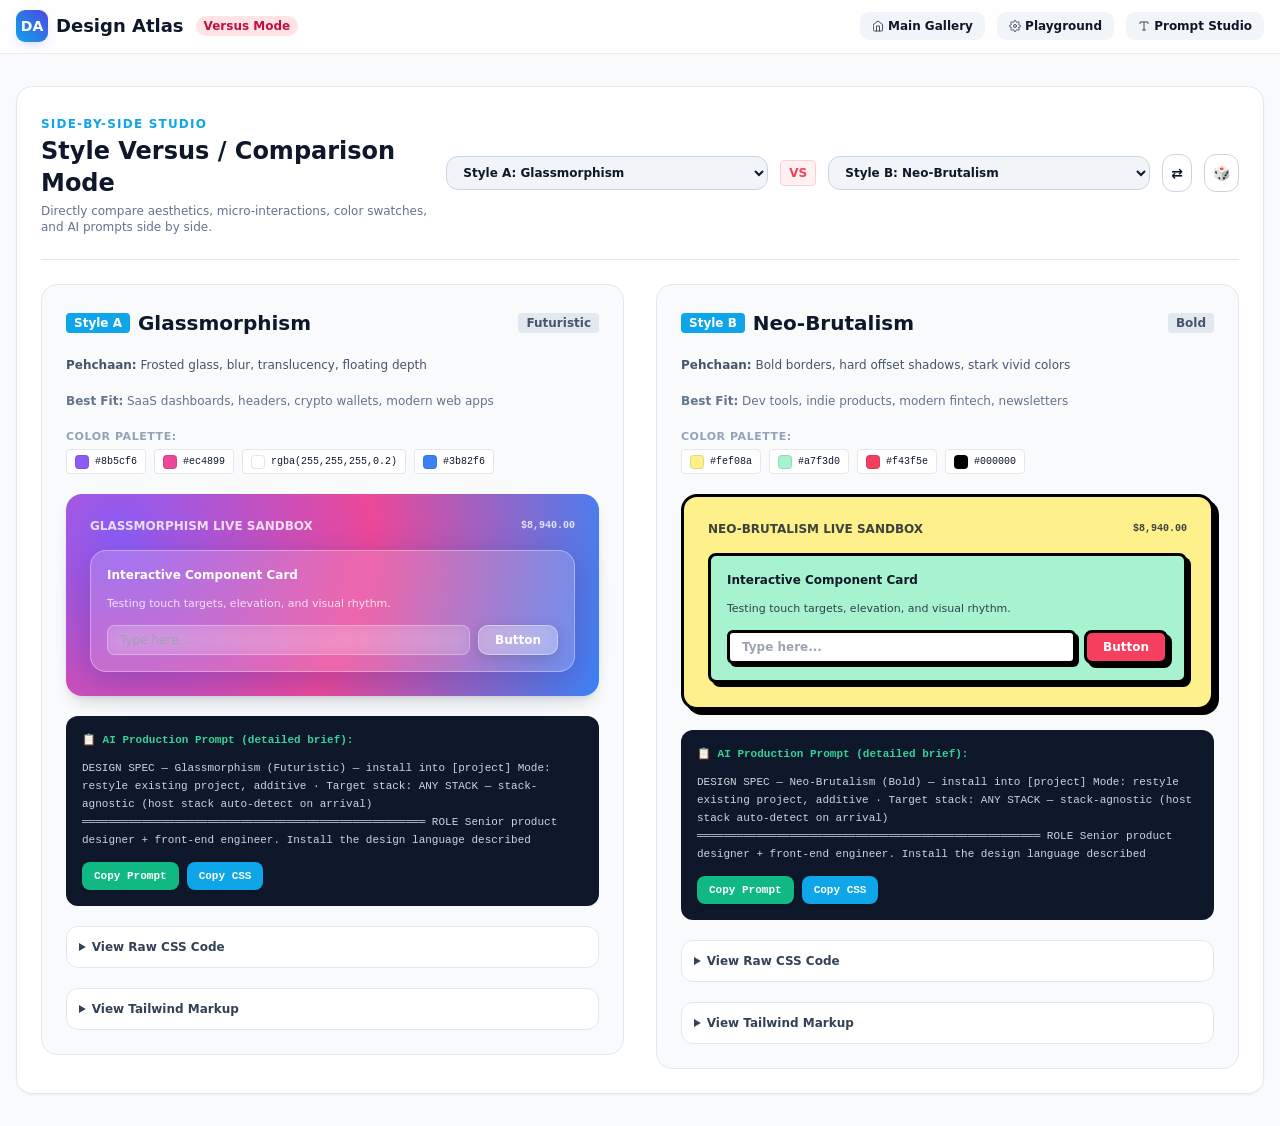
<file: compare.html>
<!DOCTYPE html>
<html lang="en" class="scroll-smooth">
<head>
  <meta charset="UTF-8">
  <meta name="viewport" content="width=device-width, initial-scale=1.0">
<meta http-equiv="Content-Security-Policy" content="default-src 'self'; base-uri 'self'; object-src 'none'; form-action 'self'; script-src 'self' 'unsafe-inline'; style-src 'self' 'unsafe-inline' https://fonts.googleapis.com; font-src 'self' https://fonts.gstatic.com data:; img-src 'self' data: blob:; connect-src 'self'; manifest-src 'self'; worker-src 'self'">
  <title>Design Atlas — Style Versus & Comparison Studio</title>
  <link rel="stylesheet" href="css/tailwind-compiled-compare.css">
  <script>
    /* Legacy runtime-compiler config — inert (and guarded) with the static compiled CSS; reactivates on a regeneration pass. */
    window.tailwind = window.tailwind || {};
    tailwind.config = { darkMode: 'class' };
  </script>
  <link rel="preconnect" href="https://fonts.googleapis.com">
  <link rel="preconnect" href="https://fonts.gstatic.com" crossorigin>
  <link href="https://fonts.googleapis.com/css2?family=Caveat:wght@600&family=Cinzel:wght@600;800&family=Inter:wght@300;400;500;600;700;800;900&family=Playfair+Display:ital,wght@0,600;0,800;1,400&family=Space+Grotesk:wght@500;700&family=Space+Mono:ital,wght@0,400;0,700;1,400&family=Syne:wght@700;800&family=VT323&display=swap" rel="stylesheet" media="print" onload="this.media='all';this.onload=null">
  <noscript><link rel="stylesheet" href="https://fonts.googleapis.com/css2?family=Caveat:wght@600&family=Cinzel:wght@600;800&family=Inter:wght@300;400;500;600;700;800;900&family=Playfair+Display:ital,wght@0,600;0,800;1,400&family=Space+Grotesk:wght@500;700&family=Space+Mono:ital,wght@0,400;0,700;1,400&family=Syne:wght@700;800&family=VT323&display=swap"></noscript>
  <link rel="stylesheet" href="css/styles.css">
  <!-- Shell v2 chrome layer (sub-page header/nav/plate) -->
  <link rel="stylesheet" href="css/shell-v2.css">
</head>
<body class="bg-slate-50 text-slate-900 dark:bg-slate-950 dark:text-slate-100 min-h-screen flex flex-col antialiased">
  
  <header class="sv2-header sv2-standalone sticky top-0 z-40 bg-white/85 dark:bg-slate-900/85 backdrop-blur-md border-b border-slate-200 dark:border-slate-800">
    <div class="max-w-7xl mx-auto px-4 py-3 flex items-center justify-between">
      <div class="flex items-center gap-3">
        <a href="index.html" class="flex items-center gap-2 font-black text-lg">
          <span class="w-8 h-8 rounded-lg bg-gradient-to-tr from-sky-500 to-indigo-600 flex items-center justify-center text-white text-sm">DA</span>
          <span>Design Atlas</span>
        </a>
        <span class="text-xs px-2 py-0.5 rounded-full bg-rose-100 dark:bg-rose-950 text-rose-700 dark:text-rose-300 font-bold">Versus Mode</span>
      </div>
      <div class="sv2-subnav flex items-center gap-3 text-xs font-bold">
        <a href="index.html" class="px-3 py-1.5 rounded-lg bg-slate-100 dark:bg-slate-800 hover:bg-slate-200"><svg class="icon" aria-hidden="true" focusable="false"><use href="#i-home"></use></svg>  Main Gallery</a>
        <a href="playground.html" class="px-3 py-1.5 rounded-lg bg-slate-100 dark:bg-slate-800 hover:bg-slate-200"><svg class="icon" aria-hidden="true" focusable="false"><use href="#i-settings"></use></svg>  Playground</a>
        <a href="prompt-builder.html" class="px-3 py-1.5 rounded-lg bg-slate-100 dark:bg-slate-800 hover:bg-slate-200"><svg class="icon" aria-hidden="true" focusable="false"><use href="#i-type"></use></svg>  Prompt Studio</a>
      </div>
    </div>
  </header>

  <main class="max-w-7xl mx-auto px-4 py-8 flex-1 w-full">
    <div id="compare-standalone"></div>
  </main>

  <!-- Toast -->
  <div id="toast" class="fixed bottom-6 right-6 z-50 transform translate-y-20 opacity-0 transition-all duration-300 flex items-center gap-2 px-4 py-2.5 rounded-xl bg-slate-900 text-white border border-slate-700 shadow-2xl text-sm font-semibold">
    <span class="text-emerald-400">✔</span>
    <span id="toast-text">Success</span>
  </div>

  <script src="js/data.js"></script>
  <script src="js/util.js"></script>
  <script src="js/sw-register.js"></script>
  <script src="js/icon-sprite.js"></script>
  <script src="js/audio.js"></script>
  <script src="js/compare.js"></script>
  <script>
    (function () {
      var stored = safeLS.get('theme', null);
      var prefersDark = window.matchMedia && window.matchMedia('(prefers-color-scheme: dark)').matches;
      if (stored === 'dark' || (stored === null && prefersDark)) {
        document.documentElement.classList.add('dark');
      }
    })();
    const toastEl = document.getElementById("toast");
    const toastText = document.getElementById("toast-text");
    function showToast(msg) {
      toastText.textContent = msg;
      toastEl.classList.remove("translate-y-20", "opacity-0");
      setTimeout(() => toastEl.classList.add("translate-y-20", "opacity-0"), 2500);
    }
    function copyPrompt(text, name) {
      copyText(text).then(function (ok) {
        soundManager.play(ok ? 'success' : 'heavy');
        showToast(ok ? `Copied AI Prompt for ${name}!` : 'Copy blocked — select and press Ctrl+C');
      });
    }
    renderCompareView('compare-standalone', 'glassmorphism', 'neobrutalism');
  </script>
</body>
</html>
</file>
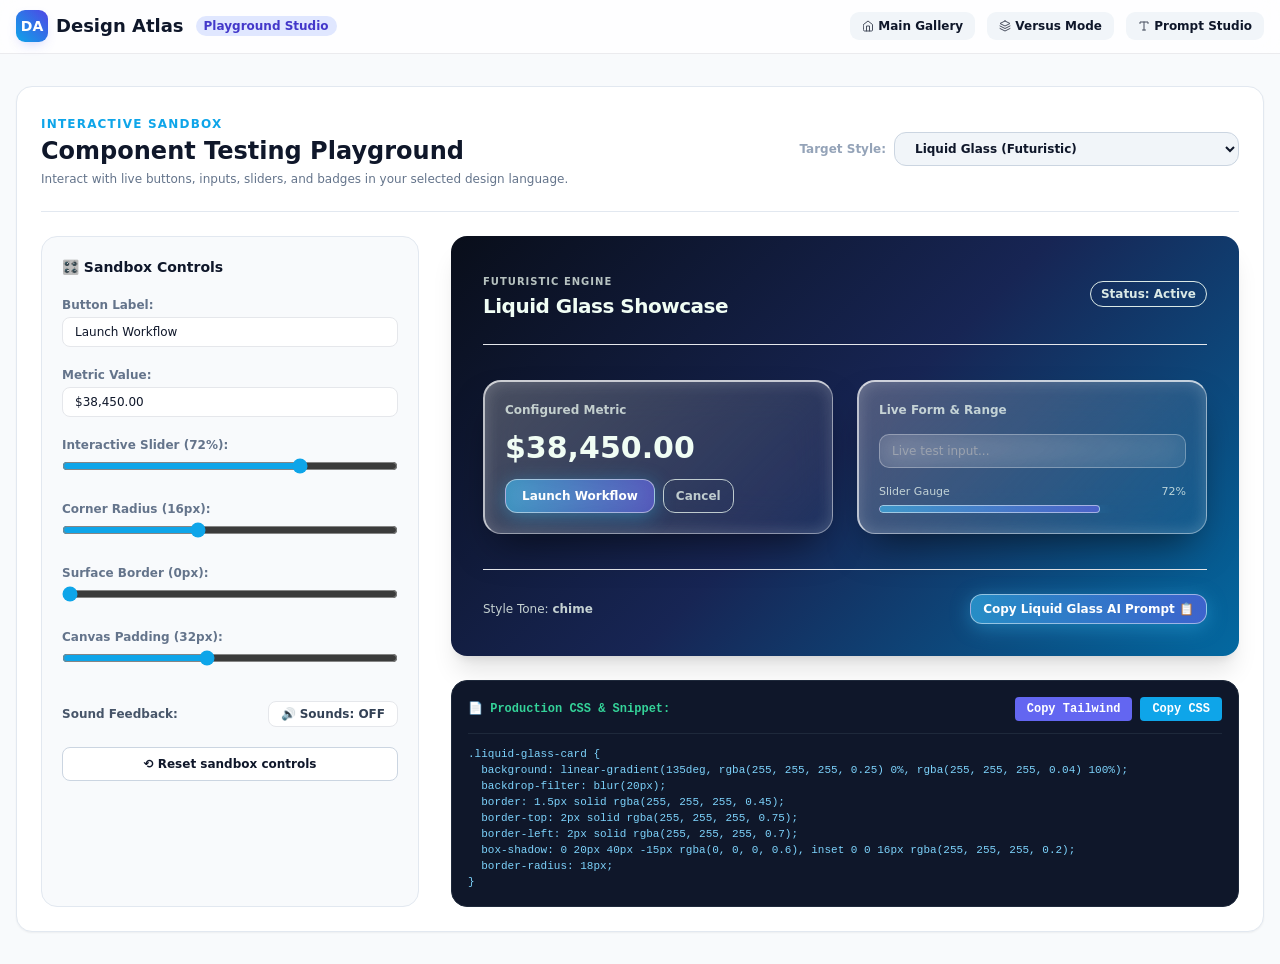
<file: playground.html>
<!DOCTYPE html>
<html lang="en" class="scroll-smooth">
<head>
  <meta charset="UTF-8">
  <meta name="viewport" content="width=device-width, initial-scale=1.0">
<meta http-equiv="Content-Security-Policy" content="default-src 'self'; base-uri 'self'; object-src 'none'; form-action 'self'; script-src 'self' 'unsafe-inline'; style-src 'self' 'unsafe-inline' https://fonts.googleapis.com; font-src 'self' https://fonts.gstatic.com data:; img-src 'self' data: blob:; connect-src 'self'; manifest-src 'self'; worker-src 'self'">
  <title>Design Atlas — Interactive Component Playground</title>
  <link rel="stylesheet" href="css/tailwind-compiled-playground.css">
  <script>
    /* Legacy runtime-compiler config — inert (and guarded) with the static compiled CSS; reactivates on a regeneration pass. */
    window.tailwind = window.tailwind || {};
    tailwind.config = { darkMode: 'class' };
  </script>
  <link rel="preconnect" href="https://fonts.googleapis.com">
  <link rel="preconnect" href="https://fonts.gstatic.com" crossorigin>
  <link href="https://fonts.googleapis.com/css2?family=Caveat:wght@600&family=Cinzel:wght@600;800&family=Inter:wght@300;400;500;600;700;800;900&family=Playfair+Display:ital,wght@0,600;0,800;1,400&family=Space+Grotesk:wght@500;700&family=Space+Mono:ital,wght@0,400;0,700;1,400&family=Syne:wght@700;800&family=VT323&display=swap" rel="stylesheet" media="print" onload="this.media='all';this.onload=null">
  <noscript><link rel="stylesheet" href="https://fonts.googleapis.com/css2?family=Caveat:wght@600&family=Cinzel:wght@600;800&family=Inter:wght@300;400;500;600;700;800;900&family=Playfair+Display:ital,wght@0,600;0,800;1,400&family=Space+Grotesk:wght@500;700&family=Space+Mono:ital,wght@0,400;0,700;1,400&family=Syne:wght@700;800&family=VT323&display=swap"></noscript>
  <link rel="stylesheet" href="css/styles.css">
  <!-- Shell v2 chrome layer (sub-page header/nav/plate) -->
  <link rel="stylesheet" href="css/shell-v2.css">
</head>
<body class="bg-slate-50 text-slate-900 dark:bg-slate-950 dark:text-slate-100 min-h-screen flex flex-col antialiased">
  
  <header class="sv2-header sv2-standalone sticky top-0 z-40 bg-white/85 dark:bg-slate-900/85 backdrop-blur-md border-b border-slate-200 dark:border-slate-800">
    <div class="max-w-7xl mx-auto px-4 py-3 flex items-center justify-between">
      <div class="flex items-center gap-3">
        <a href="index.html" class="flex items-center gap-2 font-black text-lg">
          <span class="w-8 h-8 rounded-lg bg-gradient-to-tr from-sky-500 to-indigo-600 flex items-center justify-center text-white text-sm">DA</span>
          <span>Design Atlas</span>
        </a>
        <span class="text-xs px-2 py-0.5 rounded-full bg-indigo-100 dark:bg-indigo-950 text-indigo-700 dark:text-indigo-300 font-bold">Playground Studio</span>
      </div>
      <div class="sv2-subnav flex items-center gap-3 text-xs font-bold">
        <a href="index.html" class="px-3 py-1.5 rounded-lg bg-slate-100 dark:bg-slate-800 hover:bg-slate-200"><svg class="icon" aria-hidden="true" focusable="false"><use href="#i-home"></use></svg>  Main Gallery</a>
        <a href="compare.html" class="px-3 py-1.5 rounded-lg bg-slate-100 dark:bg-slate-800 hover:bg-slate-200"><svg class="icon" aria-hidden="true" focusable="false"><use href="#i-layers"></use></svg>  Versus Mode</a>
        <a href="prompt-builder.html" class="px-3 py-1.5 rounded-lg bg-slate-100 dark:bg-slate-800 hover:bg-slate-200"><svg class="icon" aria-hidden="true" focusable="false"><use href="#i-type"></use></svg>  Prompt Studio</a>
      </div>
    </div>
  </header>

  <main class="max-w-7xl mx-auto px-4 py-8 flex-1 w-full">
    <div id="playground-standalone"></div>
  </main>

  <!-- Toast -->
  <div id="toast" class="fixed bottom-6 right-6 z-50 transform translate-y-20 opacity-0 transition-all duration-300 flex items-center gap-2 px-4 py-2.5 rounded-xl bg-slate-900 text-white border border-slate-700 shadow-2xl text-sm font-semibold">
    <span class="text-emerald-400">✔</span>
    <span id="toast-text">Success</span>
  </div>

  <script src="js/data.js"></script>
  <script src="js/util.js"></script>
  <script src="js/sw-register.js"></script>
  <script src="js/icon-sprite.js"></script>
  <script src="js/audio.js"></script>
  <script src="js/playground.js"></script>
  <script>
    (function () {
      var stored = safeLS.get('theme', null);
      var prefersDark = window.matchMedia && window.matchMedia('(prefers-color-scheme: dark)').matches;
      if (stored === 'dark' || (stored === null && prefersDark)) {
        document.documentElement.classList.add('dark');
      }
    })();
    const toastEl = document.getElementById("toast");
    const toastText = document.getElementById("toast-text");
    function showToast(msg) {
      toastText.textContent = msg;
      toastEl.classList.remove("translate-y-20", "opacity-0");
      setTimeout(() => toastEl.classList.add("translate-y-20", "opacity-0"), 2500);
    }
    function copyPrompt(text, name) {
      copyText(text).then(function (ok) {
        soundManager.play(ok ? 'success' : 'heavy');
        showToast(ok ? `Copied AI Prompt for ${name}!` : 'Copy blocked — select and press Ctrl+C');
      });
    }
    renderPlaygroundView('playground-standalone', 'liquidglass');
  </script>
</body>
</html>
</file>
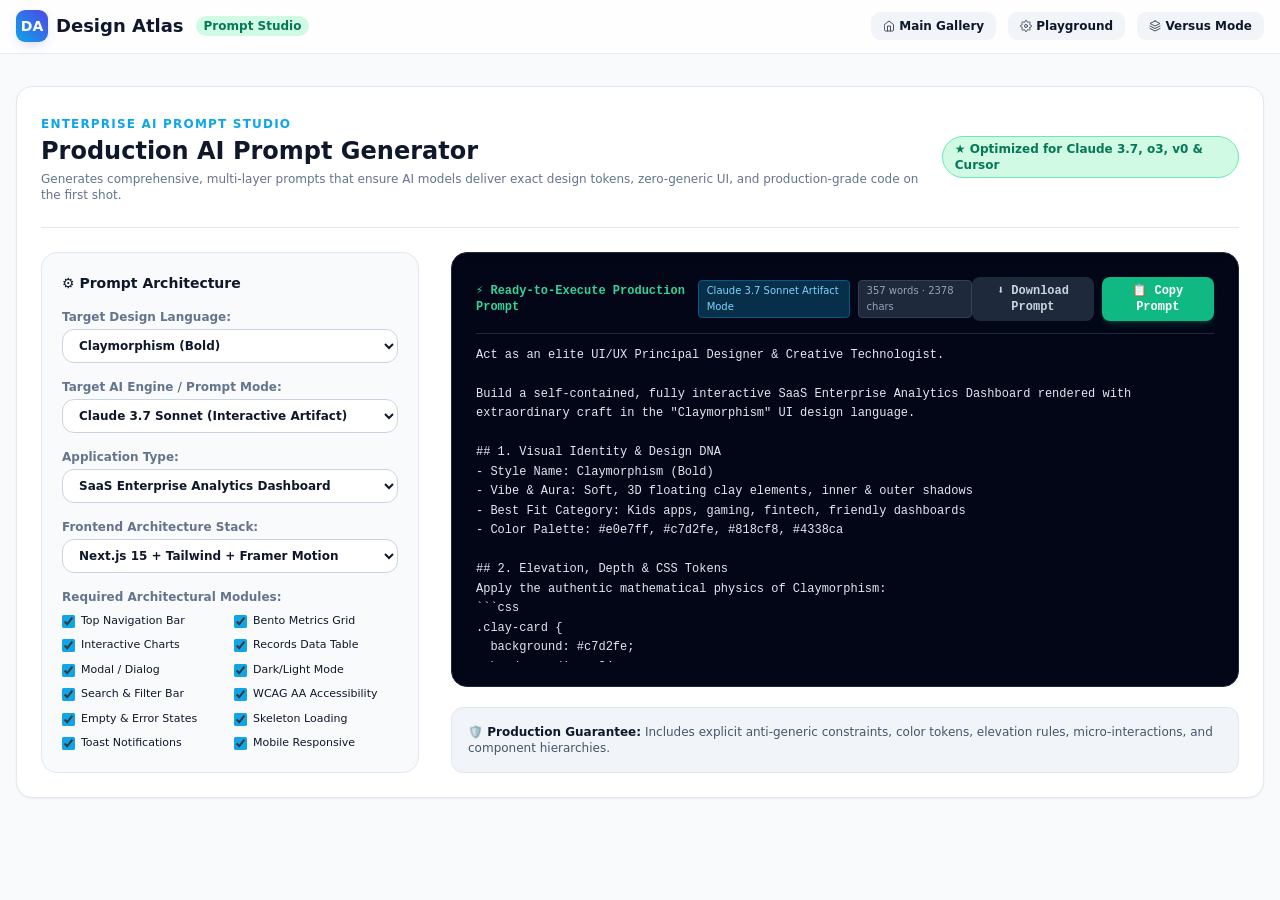
<file: prompt-builder.html>
<!DOCTYPE html>
<html lang="en" class="scroll-smooth">
<head>
  <meta charset="UTF-8">
  <meta name="viewport" content="width=device-width, initial-scale=1.0">
<meta http-equiv="Content-Security-Policy" content="default-src 'self'; base-uri 'self'; object-src 'none'; form-action 'self'; script-src 'self' 'unsafe-inline'; style-src 'self' 'unsafe-inline' https://fonts.googleapis.com; font-src 'self' https://fonts.gstatic.com data:; img-src 'self' data: blob:; connect-src 'self'; manifest-src 'self'; worker-src 'self'">
  <title>Design Atlas — Custom AI Prompt Studio</title>
  <link rel="stylesheet" href="css/tailwind-compiled-prompt-builder.css">
  <script>
    /* Legacy runtime-compiler config — inert (and guarded) with the static compiled CSS; reactivates on a regeneration pass. */
    window.tailwind = window.tailwind || {};
    tailwind.config = { darkMode: 'class' };
  </script>
  <link rel="preconnect" href="https://fonts.googleapis.com">
  <link rel="preconnect" href="https://fonts.gstatic.com" crossorigin>
  <link href="https://fonts.googleapis.com/css2?family=Caveat:wght@600&family=Cinzel:wght@600;800&family=Inter:wght@300;400;500;600;700;800;900&family=Playfair+Display:ital,wght@0,600;0,800;1,400&family=Space+Grotesk:wght@500;700&family=Space+Mono:ital,wght@0,400;0,700;1,400&family=Syne:wght@700;800&family=VT323&display=swap" rel="stylesheet" media="print" onload="this.media='all';this.onload=null">
  <noscript><link rel="stylesheet" href="https://fonts.googleapis.com/css2?family=Caveat:wght@600&family=Cinzel:wght@600;800&family=Inter:wght@300;400;500;600;700;800;900&family=Playfair+Display:ital,wght@0,600;0,800;1,400&family=Space+Grotesk:wght@500;700&family=Space+Mono:ital,wght@0,400;0,700;1,400&family=Syne:wght@700;800&family=VT323&display=swap"></noscript>
  <link rel="stylesheet" href="css/styles.css">
  <!-- Shell v2 chrome layer (sub-page header/nav/plate) -->
  <link rel="stylesheet" href="css/shell-v2.css">
</head>
<body class="bg-slate-50 text-slate-900 dark:bg-slate-950 dark:text-slate-100 min-h-screen flex flex-col antialiased">
  
  <header class="sv2-header sv2-standalone sticky top-0 z-40 bg-white/85 dark:bg-slate-900/85 backdrop-blur-md border-b border-slate-200 dark:border-slate-800">
    <div class="max-w-7xl mx-auto px-4 py-3 flex items-center justify-between">
      <div class="flex items-center gap-3">
        <a href="index.html" class="flex items-center gap-2 font-black text-lg">
          <span class="w-8 h-8 rounded-lg bg-gradient-to-tr from-sky-500 to-indigo-600 flex items-center justify-center text-white text-sm">DA</span>
          <span>Design Atlas</span>
        </a>
        <span class="text-xs px-2 py-0.5 rounded-full bg-emerald-100 dark:bg-emerald-950 text-emerald-700 dark:text-emerald-300 font-bold">Prompt Studio</span>
      </div>
      <div class="sv2-subnav flex items-center gap-3 text-xs font-bold">
        <a href="index.html" class="px-3 py-1.5 rounded-lg bg-slate-100 dark:bg-slate-800 hover:bg-slate-200"><svg class="icon" aria-hidden="true" focusable="false"><use href="#i-home"></use></svg>  Main Gallery</a>
        <a href="playground.html" class="px-3 py-1.5 rounded-lg bg-slate-100 dark:bg-slate-800 hover:bg-slate-200"><svg class="icon" aria-hidden="true" focusable="false"><use href="#i-settings"></use></svg>  Playground</a>
        <a href="compare.html" class="px-3 py-1.5 rounded-lg bg-slate-100 dark:bg-slate-800 hover:bg-slate-200"><svg class="icon" aria-hidden="true" focusable="false"><use href="#i-layers"></use></svg>  Versus Mode</a>
      </div>
    </div>
  </header>

  <main class="max-w-7xl mx-auto px-4 py-8 flex-1 w-full">
    <div id="prompt-standalone"></div>
  </main>

  <!-- Toast -->
  <div id="toast" class="fixed bottom-6 right-6 z-50 transform translate-y-20 opacity-0 transition-all duration-300 flex items-center gap-2 px-4 py-2.5 rounded-xl bg-slate-900 text-white border border-slate-700 shadow-2xl text-sm font-semibold">
    <span class="text-emerald-400">✔</span>
    <span id="toast-text">Success</span>
  </div>

  <script src="js/data.js"></script>
  <script src="js/util.js"></script>
  <script src="js/sw-register.js"></script>
  <script src="js/icon-sprite.js"></script>
  <script src="js/audio.js"></script>
  <script src="js/prompt-builder.js"></script>
  <script>
    (function () {
      var stored = safeLS.get('theme', null);
      var prefersDark = window.matchMedia && window.matchMedia('(prefers-color-scheme: dark)').matches;
      if (stored === 'dark' || (stored === null && prefersDark)) {
        document.documentElement.classList.add('dark');
      }
    })();
    const toastEl = document.getElementById("toast");
    const toastText = document.getElementById("toast-text");
    function showToast(msg) {
      toastText.textContent = msg;
      toastEl.classList.remove("translate-y-20", "opacity-0");
      setTimeout(() => toastEl.classList.add("translate-y-20", "opacity-0"), 2500);
    }
    renderPromptBuilderView('prompt-standalone', 'claymorphism');
  </script>
</body>
</html>
</file>
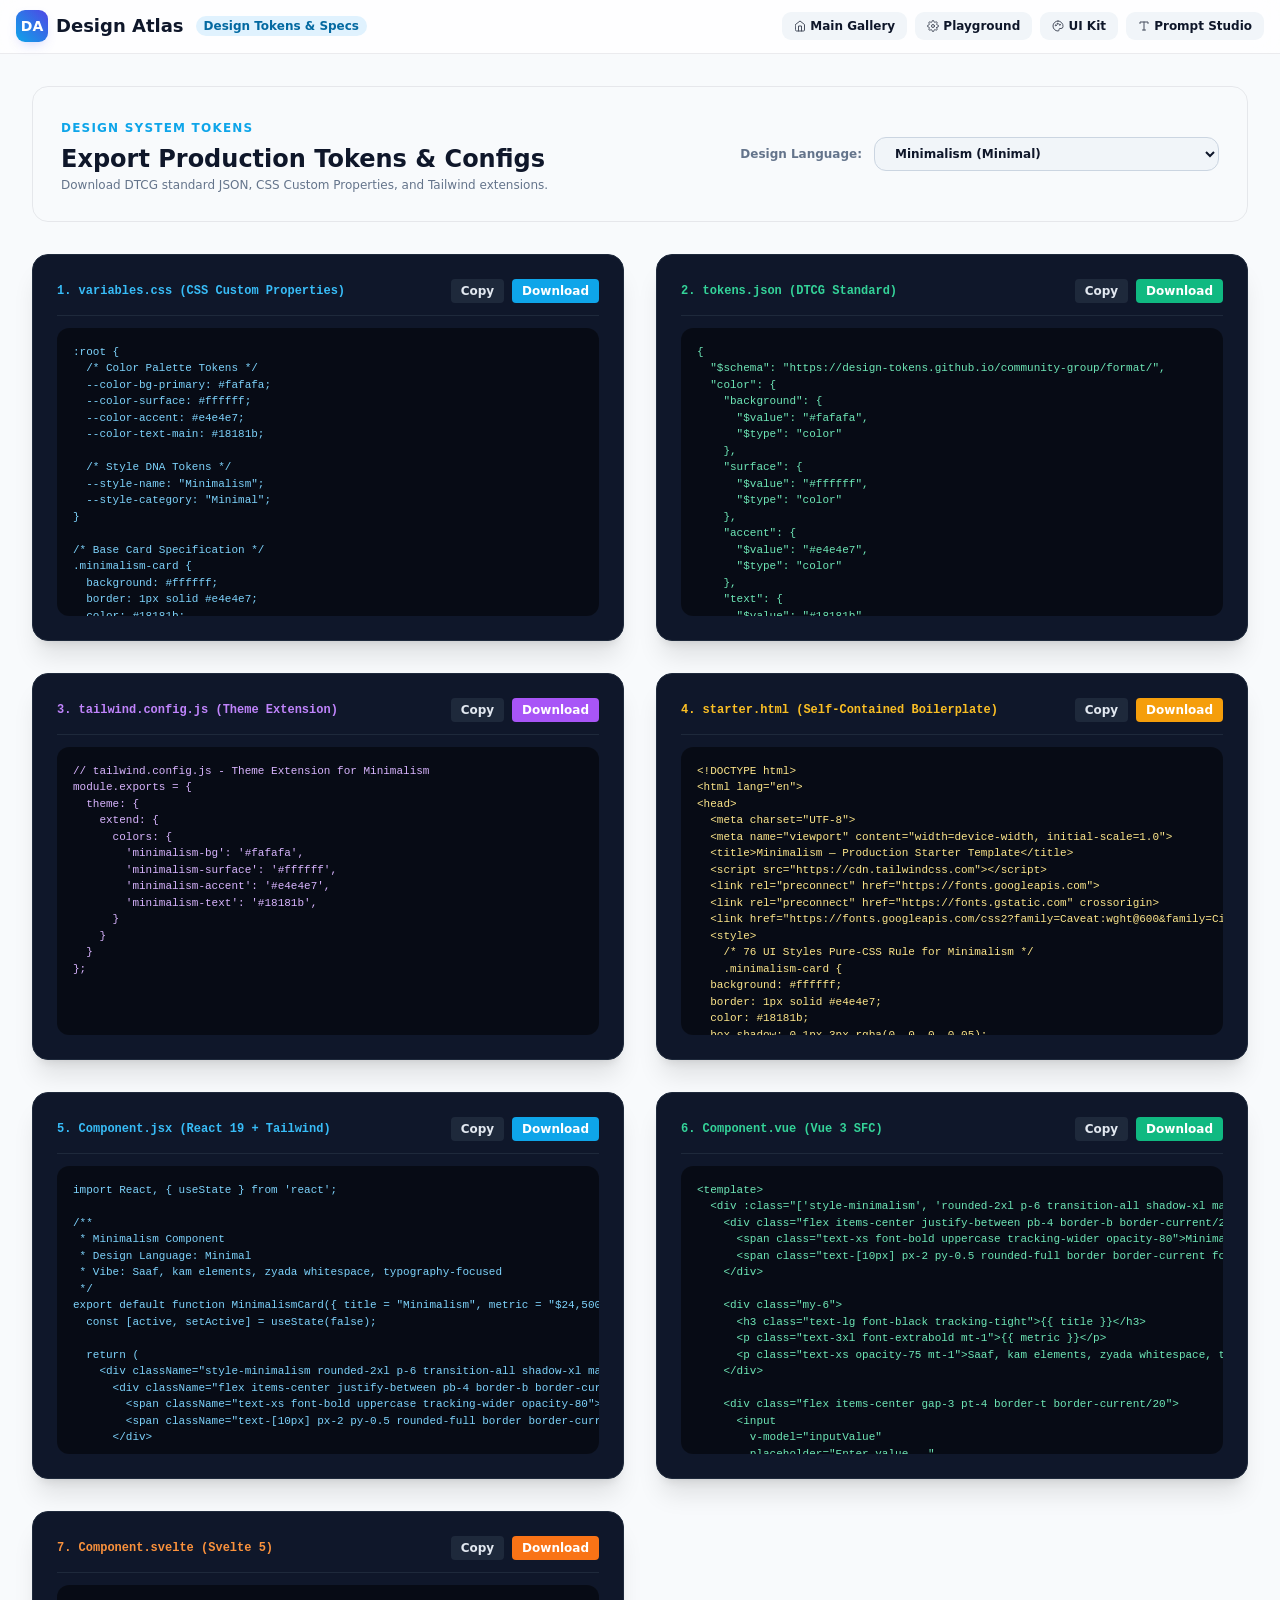
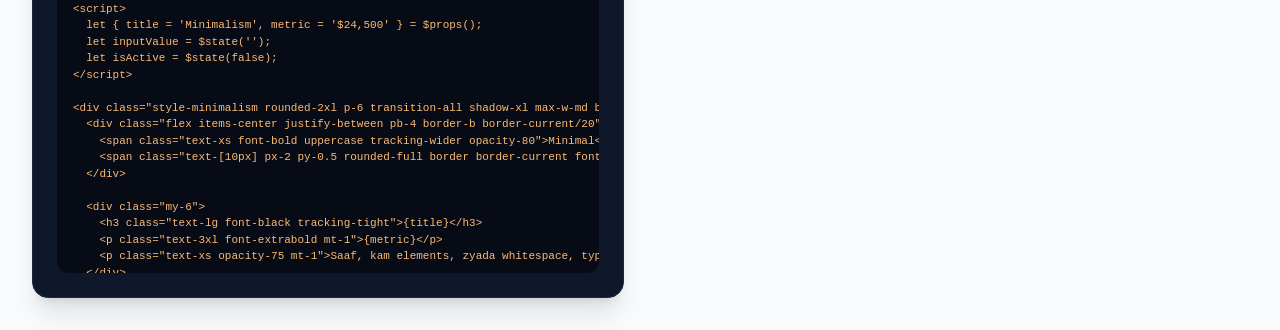
<file: tokens.html>
<!DOCTYPE html>
<html lang="en" class="scroll-smooth">
<head>
  <meta charset="UTF-8">
  <meta name="viewport" content="width=device-width, initial-scale=1.0">
<meta http-equiv="Content-Security-Policy" content="default-src 'self'; base-uri 'self'; object-src 'none'; form-action 'self'; script-src 'self' 'unsafe-inline'; style-src 'self' 'unsafe-inline' https://fonts.googleapis.com; font-src 'self' https://fonts.gstatic.com data:; img-src 'self' data: blob:; connect-src 'self'; manifest-src 'self'; worker-src 'self'">
  <title>Design Atlas — Design Tokens & Architecture Exporter</title>
  <link rel="stylesheet" href="css/tailwind-compiled-tokens.css">
  <script>
    /* Legacy runtime-compiler config — inert (and guarded) with the static compiled CSS; reactivates on a regeneration pass. */
    window.tailwind = window.tailwind || {};
    tailwind.config = { darkMode: 'class' };
  </script>
  <link rel="preconnect" href="https://fonts.googleapis.com">
  <link rel="preconnect" href="https://fonts.gstatic.com" crossorigin>
  <link href="https://fonts.googleapis.com/css2?family=Inter:wght@400;600;800;900&family=Space+Mono:wght@400;700&display=swap" rel="stylesheet" media="print" onload="this.media='all';this.onload=null">
  <noscript><link rel="stylesheet" href="https://fonts.googleapis.com/css2?family=Inter:wght@400;600;800;900&family=Space+Mono:wght@400;700&display=swap"></noscript>
  <link rel="stylesheet" href="css/styles.css">
  <!-- Shell v2 chrome layer (sub-page header/nav/plate) -->
  <link rel="stylesheet" href="css/shell-v2.css">
</head>
<body class="bg-slate-50 text-slate-900 dark:bg-slate-950 dark:text-slate-100 min-h-screen flex flex-col antialiased">
  
  <!-- Header -->
  <header class="sv2-header sv2-standalone sticky top-0 z-40 bg-white/85 dark:bg-slate-900/85 backdrop-blur-md border-b border-slate-200 dark:border-slate-800">
    <div class="max-w-7xl mx-auto px-4 py-3 flex items-center justify-between">
      <div class="flex items-center gap-3">
        <a href="index.html" class="flex items-center gap-2 font-black text-lg">
          <span class="w-8 h-8 rounded-lg bg-gradient-to-tr from-sky-500 to-indigo-600 flex items-center justify-center text-white text-sm">DA</span>
          <span>Design Atlas</span>
        </a>
        <span class="text-xs px-2 py-0.5 rounded-full bg-sky-100 dark:bg-sky-950 text-sky-700 dark:text-sky-300 font-bold">Design Tokens & Specs</span>
      </div>
      <div class="sv2-subnav flex items-center gap-2 text-xs font-bold">
        <a href="index.html" class="px-3 py-1.5 rounded-lg bg-slate-100 dark:bg-slate-800 hover:bg-slate-200"><svg class="icon" aria-hidden="true" focusable="false"><use href="#i-home"></use></svg>  Main Gallery</a>
        <a href="playground.html" class="px-3 py-1.5 rounded-lg bg-slate-100 dark:bg-slate-800 hover:bg-slate-200"><svg class="icon" aria-hidden="true" focusable="false"><use href="#i-settings"></use></svg>  Playground</a>
        <a href="uikit.html" class="px-3 py-1.5 rounded-lg bg-slate-100 dark:bg-slate-800 hover:bg-slate-200"><svg class="icon" aria-hidden="true" focusable="false"><use href="#i-palette"></use></svg>  UI Kit</a>
        <a href="prompt-builder.html" class="px-3 py-1.5 rounded-lg bg-slate-100 dark:bg-slate-800 hover:bg-slate-200"><svg class="icon" aria-hidden="true" focusable="false"><use href="#i-type"></use></svg>  Prompt Studio</a>
      </div>
    </div>
  </header>

  <!-- Main Showcase -->
  <main class="max-w-7xl mx-auto px-4 sm:px-6 lg:px-8 py-8 flex-1 w-full">
    
    <div class="sv2-plate bg-white dark:bg-slate-900 border border-slate-200 dark:border-slate-800 rounded-2xl p-6 mb-8 flex flex-col sm:flex-row items-center justify-between gap-4 shadow-sm">
      <div>
        <span class="text-xs font-bold text-sky-500 uppercase tracking-widest">Design System Tokens</span>
        <h1 class="text-2xl font-black text-slate-900 dark:text-white mt-1">Export Production Tokens & Configs</h1>
        <p class="text-xs text-slate-500 mt-0.5">Download DTCG standard JSON, CSS Custom Properties, and Tailwind extensions.</p>
      </div>

      <div class="flex items-center gap-3">
        <label class="text-xs font-bold text-slate-500">Design Language:</label>
        <select id="token-style-select" class="bg-slate-100 dark:bg-slate-800 border border-slate-300 dark:border-slate-700 rounded-xl px-4 py-2 text-xs font-bold outline-none focus:ring-2 focus:ring-sky-500">
          <!-- Populated by JS -->
        </select>
      </div>
    </div>

    <!-- Token + Framework Cards Grid -->
    <div class="grid grid-cols-1 md:grid-cols-2 gap-8">
      
      <!-- 1. CSS Custom Properties -->
      <div class="bg-slate-900 rounded-2xl p-6 border border-slate-800 text-slate-200 flex flex-col justify-between shadow-xl">
        <div class="flex items-center justify-between border-b border-slate-800 pb-3 mb-3">
          <span class="text-xs font-bold text-sky-400 font-mono">1. variables.css (CSS Custom Properties)</span>
          <div class="flex gap-2">
            <button id="copy-css-var-btn" class="px-2.5 py-1 text-xs bg-slate-800 hover:bg-slate-700 rounded font-bold">Copy</button>
            <button id="dl-css-var-btn" class="px-2.5 py-1 text-xs bg-sky-500 hover:bg-sky-600 text-white rounded font-bold">Download</button>
          </div>
        </div>
        <pre class="bg-black/50 p-4 rounded-xl text-[11px] font-mono text-sky-300 overflow-x-auto h-72"><code id="code-css-var"></code></pre>
      </div>

      <!-- 2. DTCG JSON Format -->
      <div class="bg-slate-900 rounded-2xl p-6 border border-slate-800 text-slate-200 flex flex-col justify-between shadow-xl">
        <div class="flex items-center justify-between border-b border-slate-800 pb-3 mb-3">
          <span class="text-xs font-bold text-emerald-400 font-mono">2. tokens.json (DTCG Standard)</span>
          <div class="flex gap-2">
            <button id="copy-json-btn" class="px-2.5 py-1 text-xs bg-slate-800 hover:bg-slate-700 rounded font-bold">Copy</button>
            <button id="dl-json-btn" class="px-2.5 py-1 text-xs bg-emerald-500 hover:bg-emerald-600 text-white rounded font-bold">Download</button>
          </div>
        </div>
        <pre class="bg-black/50 p-4 rounded-xl text-[11px] font-mono text-emerald-300 overflow-x-auto h-72"><code id="code-json"></code></pre>
      </div>

      <!-- 3. Tailwind Config Extension -->
      <div class="bg-slate-900 rounded-2xl p-6 border border-slate-800 text-slate-200 flex flex-col justify-between shadow-xl">
        <div class="flex items-center justify-between border-b border-slate-800 pb-3 mb-3">
          <span class="text-xs font-bold text-purple-400 font-mono">3. tailwind.config.js (Theme Extension)</span>
          <div class="flex gap-2">
            <button id="copy-tw-btn" class="px-2.5 py-1 text-xs bg-slate-800 hover:bg-slate-700 rounded font-bold">Copy</button>
            <button id="dl-tw-btn" class="px-2.5 py-1 text-xs bg-purple-500 hover:bg-purple-600 text-white rounded font-bold">Download</button>
          </div>
        </div>
        <pre class="bg-black/50 p-4 rounded-xl text-[11px] font-mono text-purple-300 overflow-x-auto h-72"><code id="code-tw"></code></pre>
      </div>

      <!-- 4. Standalone HTML Starter Boilerplate -->
      <div class="bg-slate-900 rounded-2xl p-6 border border-slate-800 text-slate-200 flex flex-col justify-between shadow-xl">
        <div class="flex items-center justify-between border-b border-slate-800 pb-3 mb-3">
          <span class="text-xs font-bold text-amber-400 font-mono">4. starter.html (Self-Contained Boilerplate)</span>
          <div class="flex gap-2">
            <button id="copy-html-btn" class="px-2.5 py-1 text-xs bg-slate-800 hover:bg-slate-700 rounded font-bold">Copy</button>
            <button id="dl-html-btn" class="px-2.5 py-1 text-xs bg-amber-500 hover:bg-amber-600 text-white rounded font-bold">Download</button>
          </div>
        </div>
        <pre class="bg-black/50 p-4 rounded-xl text-[11px] font-mono text-amber-200 overflow-x-auto h-72"><code id="code-html"></code></pre>
      </div>

      <!-- 5. React Component -->
      <div class="bg-slate-900 rounded-2xl p-6 border border-slate-800 text-slate-200 flex flex-col justify-between shadow-xl">
        <div class="flex items-center justify-between border-b border-slate-800 pb-3 mb-3">
          <span class="text-xs font-bold text-sky-400 font-mono">5. Component.jsx (React 19 + Tailwind)</span>
          <div class="flex gap-2">
            <button id="copy-react-btn" class="px-2.5 py-1 text-xs bg-slate-800 hover:bg-slate-700 rounded font-bold">Copy</button>
            <button id="dl-react-btn" class="px-2.5 py-1 text-xs bg-sky-500 hover:bg-sky-600 text-white rounded font-bold">Download</button>
          </div>
        </div>
        <pre class="bg-black/50 p-4 rounded-xl text-[11px] font-mono text-sky-300 overflow-x-auto h-72"><code id="code-react"></code></pre>
      </div>

      <!-- 6. Vue Component -->
      <div class="bg-slate-900 rounded-2xl p-6 border border-slate-800 text-slate-200 flex flex-col justify-between shadow-xl">
        <div class="flex items-center justify-between border-b border-slate-800 pb-3 mb-3">
          <span class="text-xs font-bold text-emerald-400 font-mono">6. Component.vue (Vue 3 SFC)</span>
          <div class="flex gap-2">
            <button id="copy-vue-btn" class="px-2.5 py-1 text-xs bg-slate-800 hover:bg-slate-700 rounded font-bold">Copy</button>
            <button id="dl-vue-btn" class="px-2.5 py-1 text-xs bg-emerald-500 hover:bg-emerald-600 text-white rounded font-bold">Download</button>
          </div>
        </div>
        <pre class="bg-black/50 p-4 rounded-xl text-[11px] font-mono text-emerald-300 overflow-x-auto h-72"><code id="code-vue"></code></pre>
      </div>

      <!-- 7. Svelte Component -->
      <div class="bg-slate-900 rounded-2xl p-6 border border-slate-800 text-slate-200 flex flex-col justify-between shadow-xl">
        <div class="flex items-center justify-between border-b border-slate-800 pb-3 mb-3">
          <span class="text-xs font-bold text-orange-400 font-mono">7. Component.svelte (Svelte 5)</span>
          <div class="flex gap-2">
            <button id="copy-svelte-btn" class="px-2.5 py-1 text-xs bg-slate-800 hover:bg-slate-700 rounded font-bold">Copy</button>
            <button id="dl-svelte-btn" class="px-2.5 py-1 text-xs bg-orange-500 hover:bg-orange-600 text-white rounded font-bold">Download</button>
          </div>
        </div>
        <pre class="bg-black/50 p-4 rounded-xl text-[11px] font-mono text-orange-300 overflow-x-auto h-72"><code id="code-svelte"></code></pre>
      </div>

    </div>

  </main>

  <!-- Toast -->
  <div id="toast" class="fixed bottom-6 right-6 z-50 transform translate-y-20 opacity-0 transition-all duration-300 flex items-center gap-2 px-4 py-2.5 rounded-xl bg-slate-900 text-white border border-slate-700 shadow-2xl text-sm font-semibold">
    <span class="text-emerald-400">✔</span>
    <span id="toast-text">Success</span>
  </div>

  <script src="js/data.js"></script>
  <script src="js/util.js"></script>
  <script src="js/sw-register.js"></script>
  <script src="js/icon-sprite.js"></script>
  <script src="js/audio.js"></script>
  <script src="js/token-exporter.js"></script>
  <script src="js/framework-exporter.js"></script>
  <script>
    (function () {
      var stored = safeLS.get('theme', null);
      var prefersDark = window.matchMedia && window.matchMedia('(prefers-color-scheme: dark)').matches;
      if (stored === 'dark' || (stored === null && prefersDark)) {
        document.documentElement.classList.add('dark');
      }
    })();

    const toastEl = document.getElementById("toast");
    const toastText = document.getElementById("toast-text");
    function showToast(msg) {
      toastText.textContent = msg;
      toastEl.classList.remove("translate-y-20", "opacity-0");
      setTimeout(() => toastEl.classList.add("translate-y-20", "opacity-0"), 2500);
    }

    const selectEl = document.getElementById("token-style-select");
    selectEl.innerHTML = STYLES_DATA.map(s => `<option value="${s.id}">${s.name} (${s.category})</option>`).join('');

    function updateTokens(styleId) {
      const style = STYLES_DATA.find(s => s.id === styleId) || STYLES_DATA[0];

      const cssVar = TokenExporter.generateCSSVariables(style);
      const jsonStr = TokenExporter.generateDTCGJSON(style);
      const twStr = TokenExporter.generateTailwindConfig(style);
      const htmlStr = TokenExporter.generateStarterBoilerplate(style);
      const reactStr = FrameworkExporter.generateReact(style);
      const vueStr = FrameworkExporter.generateVue(style);
      const svelteStr = FrameworkExporter.generateSvelte(style);

      document.getElementById('code-css-var').textContent = cssVar;
      document.getElementById('code-json').textContent = jsonStr;
      document.getElementById('code-tw').textContent = twStr;
      document.getElementById('code-html').textContent = htmlStr;
      document.getElementById('code-react').textContent = reactStr;
      document.getElementById('code-vue').textContent = vueStr;
      document.getElementById('code-svelte').textContent = svelteStr;

      const compName = style.name.replace(/[^a-zA-Z0-9]/g, '');

      // Wire a Copy + Download pair with clipboard fallback and honest feedback
      const wire = (copyId, dlId, payload, label, filename, mime) => {
        const copyBtn = document.getElementById(copyId);
        const dlBtn = document.getElementById(dlId);
        if (copyBtn) {
          copyBtn.onclick = () => copyText(payload).then(ok => {
            soundManager.play(ok ? 'success' : 'heavy');
            showToast(ok ? `✔ ${label} copied!` : '⚠ Copy blocked — use Ctrl+C');
          });
        }
        if (dlBtn) {
          dlBtn.onclick = () => {
            TokenExporter.downloadFile(filename, payload, mime);
            soundManager.play('success');
            showToast(`✔ Downloaded ${filename}`);
          };
        }
      };

      wire('copy-css-var-btn', 'dl-css-var-btn', cssVar, 'CSS Variables', `${style.id}-variables.css`, 'text/css');
      wire('copy-json-btn', 'dl-json-btn', jsonStr, 'DTCG JSON', `${style.id}-tokens.json`, 'application/json');
      wire('copy-tw-btn', 'dl-tw-btn', twStr, 'Tailwind config', `tailwind.${style.id}.config.js`, 'application/javascript');
      wire('copy-html-btn', 'dl-html-btn', htmlStr, 'Starter HTML', `${style.id}-starter.html`, 'text/html');
      wire('copy-react-btn', 'dl-react-btn', reactStr, 'React component', `${compName}Card.jsx`, 'text/jsx');
      wire('copy-vue-btn', 'dl-vue-btn', vueStr, 'Vue component', `${compName}Card.vue`, 'text/plain');
      wire('copy-svelte-btn', 'dl-svelte-btn', svelteStr, 'Svelte component', `${compName}Card.svelte`, 'text/plain');
    }

    selectEl.addEventListener('change', () => {
      soundManager.play('click');
      updateTokens(selectEl.value);
    });

    updateTokens(selectEl.value);
  </script>
</body>
</html>
</file>
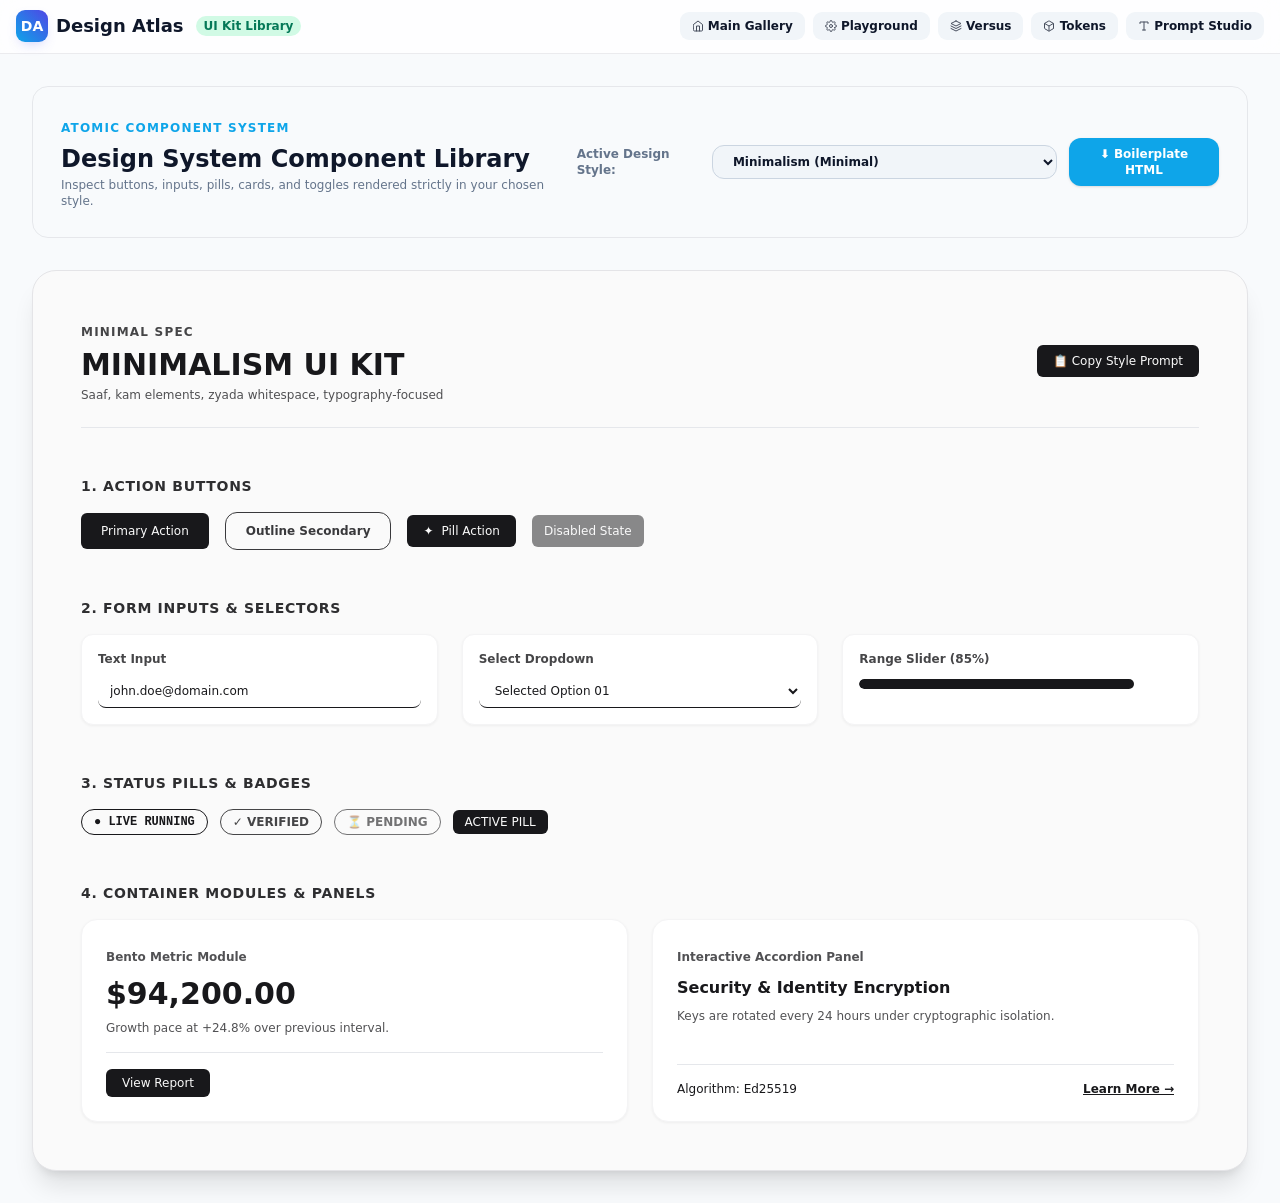
<file: uikit.html>
<!DOCTYPE html>
<html lang="en" class="scroll-smooth">
<head>
  <meta charset="UTF-8">
  <meta name="viewport" content="width=device-width, initial-scale=1.0">
<meta http-equiv="Content-Security-Policy" content="default-src 'self'; base-uri 'self'; object-src 'none'; form-action 'self'; script-src 'self' 'unsafe-inline'; style-src 'self' 'unsafe-inline' https://fonts.googleapis.com; font-src 'self' https://fonts.gstatic.com data:; img-src 'self' data: blob:; connect-src 'self'; manifest-src 'self'; worker-src 'self'">
  <title>Design Atlas — Comprehensive Component Library UI Kit</title>
  <link rel="stylesheet" href="css/tailwind-compiled-uikit.css">
  <script>
    /* Legacy runtime-compiler config — inert (and guarded) with the static compiled CSS; reactivates on a regeneration pass. */
    window.tailwind = window.tailwind || {};
    tailwind.config = { darkMode: 'class' };
  </script>
  <link rel="preconnect" href="https://fonts.googleapis.com">
  <link rel="preconnect" href="https://fonts.gstatic.com" crossorigin>
  <link href="https://fonts.googleapis.com/css2?family=Caveat:wght@600&family=Cinzel:wght@600;800&family=Inter:wght@300;400;500;600;700;800;900&family=Playfair+Display:ital,wght@0,600;0,800;1,400&family=Space+Grotesk:wght@500;700&family=Space+Mono:ital,wght@0,400;0,700;1,400&family=Syne:wght@700;800&family=VT323&display=swap" rel="stylesheet" media="print" onload="this.media='all';this.onload=null">
  <noscript><link rel="stylesheet" href="https://fonts.googleapis.com/css2?family=Caveat:wght@600&family=Cinzel:wght@600;800&family=Inter:wght@300;400;500;600;700;800;900&family=Playfair+Display:ital,wght@0,600;0,800;1,400&family=Space+Grotesk:wght@500;700&family=Space+Mono:ital,wght@0,400;0,700;1,400&family=Syne:wght@700;800&family=VT323&display=swap"></noscript>
  <link rel="stylesheet" href="css/styles.css">
  <!-- Shell v2 chrome layer (sub-page header/nav/plate) -->
  <link rel="stylesheet" href="css/shell-v2.css">
</head>
<body class="bg-slate-50 text-slate-900 dark:bg-slate-950 dark:text-slate-100 min-h-screen flex flex-col antialiased">
  
  <!-- Header -->
  <header class="sv2-header sv2-standalone sticky top-0 z-40 bg-white/85 dark:bg-slate-900/85 backdrop-blur-md border-b border-slate-200 dark:border-slate-800">
    <div class="max-w-7xl mx-auto px-4 py-3 flex items-center justify-between">
      <div class="flex items-center gap-3">
        <a href="index.html" class="flex items-center gap-2 font-black text-lg">
          <span class="w-8 h-8 rounded-lg bg-gradient-to-tr from-sky-500 to-indigo-600 flex items-center justify-center text-white text-sm">DA</span>
          <span>Design Atlas</span>
        </a>
        <span class="text-xs px-2 py-0.5 rounded-full bg-emerald-100 dark:bg-emerald-950 text-emerald-700 dark:text-emerald-300 font-bold">UI Kit Library</span>
      </div>
      <div class="sv2-subnav flex items-center gap-2 text-xs font-bold">
        <a href="index.html" class="px-3 py-1.5 rounded-lg bg-slate-100 dark:bg-slate-800 hover:bg-slate-200"><svg class="icon" aria-hidden="true" focusable="false"><use href="#i-home"></use></svg>  Main Gallery</a>
        <a href="playground.html" class="px-3 py-1.5 rounded-lg bg-slate-100 dark:bg-slate-800 hover:bg-slate-200"><svg class="icon" aria-hidden="true" focusable="false"><use href="#i-settings"></use></svg>  Playground</a>
        <a href="compare.html" class="px-3 py-1.5 rounded-lg bg-slate-100 dark:bg-slate-800 hover:bg-slate-200"><svg class="icon" aria-hidden="true" focusable="false"><use href="#i-layers"></use></svg>  Versus</a>
        <a href="tokens.html" class="px-3 py-1.5 rounded-lg bg-slate-100 dark:bg-slate-800 hover:bg-slate-200"><svg class="icon" aria-hidden="true" focusable="false"><use href="#i-box"></use></svg>  Tokens</a>
        <a href="prompt-builder.html" class="px-3 py-1.5 rounded-lg bg-slate-100 dark:bg-slate-800 hover:bg-slate-200"><svg class="icon" aria-hidden="true" focusable="false"><use href="#i-type"></use></svg>  Prompt Studio</a>
      </div>
    </div>
  </header>

  <!-- Main Showcase -->
  <main class="max-w-7xl mx-auto px-4 sm:px-6 lg:px-8 py-8 flex-1 w-full">
    <!-- Top Selector Bar -->
    <div class="sv2-plate bg-white dark:bg-slate-900 border border-slate-200 dark:border-slate-800 rounded-2xl p-6 mb-8 flex flex-col sm:flex-row items-center justify-between gap-4 shadow-sm">
      <div>
        <span class="text-xs font-bold text-sky-500 uppercase tracking-widest">Atomic Component System</span>
        <h1 class="text-2xl font-black text-slate-900 dark:text-white mt-1">Design System Component Library</h1>
        <p class="text-xs text-slate-500 mt-0.5">Inspect buttons, inputs, pills, cards, and toggles rendered strictly in your chosen style.</p>
      </div>

      <div class="flex items-center gap-3">
        <label class="text-xs font-bold text-slate-500">Active Design Style:</label>
        <select id="uikit-style-select" class="bg-slate-100 dark:bg-slate-800 border border-slate-300 dark:border-slate-700 rounded-xl px-4 py-2 text-xs font-bold outline-none focus:ring-2 focus:ring-sky-500">
          <!-- Populated by JS -->
        </select>
        <button id="uikit-download-btn" class="px-4 py-2 rounded-xl bg-sky-500 hover:bg-sky-600 text-white font-bold text-xs shadow">
          ⬇ Boilerplate HTML
        </button>
      </div>
    </div>

    <!-- Active Style Component Grid Canvas -->
    <div id="uikit-canvas" class="rounded-3xl p-8 sm:p-12 transition-all shadow-xl flex flex-col gap-12">
      <!-- Injected dynamically -->
    </div>
  </main>

  <!-- Toast -->
  <div id="toast" class="fixed bottom-6 right-6 z-50 transform translate-y-20 opacity-0 transition-all duration-300 flex items-center gap-2 px-4 py-2.5 rounded-xl bg-slate-900 text-white border border-slate-700 shadow-2xl text-sm font-semibold">
    <span class="text-emerald-400">✔</span>
    <span id="toast-text">Success</span>
  </div>

  <script src="js/data.js"></script>
  <script src="js/util.js"></script>
  <script src="js/sw-register.js"></script>
  <script src="js/icon-sprite.js"></script>
  <script src="js/audio.js"></script>
  <script src="js/token-exporter.js"></script>
  <script>
    (function () {
      var stored = safeLS.get('theme', null);
      var prefersDark = window.matchMedia && window.matchMedia('(prefers-color-scheme: dark)').matches;
      if (stored === 'dark' || (stored === null && prefersDark)) {
        document.documentElement.classList.add('dark');
      }
    })();

    const toastEl = document.getElementById("toast");
    const toastText = document.getElementById("toast-text");
    function showToast(msg) {
      toastText.textContent = msg;
      toastEl.classList.remove("translate-y-20", "opacity-0");
      setTimeout(() => toastEl.classList.add("translate-y-20", "opacity-0"), 2500);
    }

    const selectEl = document.getElementById("uikit-style-select");
    const canvasEl = document.getElementById("uikit-canvas");
    const downloadBtn = document.getElementById("uikit-download-btn");

    selectEl.innerHTML = STYLES_DATA.map(s => `<option value="${s.id}">${s.name} (${s.category})</option>`).join('');

    function renderUIKit(styleId) {
      const style = STYLES_DATA.find(s => s.id === styleId) || STYLES_DATA[0];
      canvasEl.className = `rounded-3xl p-8 sm:p-12 transition-all shadow-xl flex flex-col gap-12 ${style.cssClass}`;

      canvasEl.innerHTML = `
        <!-- Section Header -->
        <div class="border-b border-current/20 pb-6 flex items-center justify-between">
          <div>
            <span class="text-xs font-bold uppercase tracking-widest opacity-80">${style.category} Spec</span>
            <h2 class="text-3xl font-black mt-1 uppercase">${style.name} UI Kit</h2>
            <p class="text-xs opacity-75 mt-1">${style.vibe}</p>
          </div>
          <button class="demo-btn px-4 py-2 text-xs font-bold rounded-lg" onclick="copyStylePrompt('${style.id}', event)">
            📋 Copy Style Prompt
          </button>
        </div>

        <!-- 1. Buttons Suite -->
        <div>
          <h3 class="text-sm font-bold uppercase tracking-wider mb-4 opacity-90">1. Action Buttons</h3>
          <div class="flex flex-wrap items-center gap-4">
            <button class="demo-btn px-5 py-2.5 text-xs font-bold rounded-xl" onclick="soundManager.play('${style.audioTone}')">Primary Action</button>
            <button class="px-5 py-2.5 text-xs font-bold rounded-xl border border-current opacity-85 hover:opacity-100" onclick="soundManager.play('click')">Outline Secondary</button>
            <button class="demo-btn px-4 py-2 text-xs font-bold rounded-full flex items-center gap-2" onclick="soundManager.play('pop')"><span>✦</span> Pill Action</button>
            <button class="demo-btn px-3 py-2 text-xs font-bold rounded-lg opacity-50 cursor-not-allowed">Disabled State</button>
          </div>
        </div>

        <!-- 2. Form Controls Suite -->
        <div>
          <h3 class="text-sm font-bold uppercase tracking-wider mb-4 opacity-90">2. Form Inputs & Selectors</h3>
          <div class="grid grid-cols-1 md:grid-cols-3 gap-6">
            <div class="demo-box p-4 rounded-xl space-y-2">
              <label class="block text-xs font-bold opacity-80">Text Input</label>
              <input type="text" value="john.doe@domain.com" class="demo-input w-full px-3 py-2 text-xs rounded-lg">
            </div>

            <div class="demo-box p-4 rounded-xl space-y-2">
              <label class="block text-xs font-bold opacity-80">Select Dropdown</label>
              <select class="demo-input w-full px-3 py-2 text-xs rounded-lg">
                <option>Selected Option 01</option>
                <option>Option 02 (Secondary)</option>
              </select>
            </div>

            <div class="demo-box p-4 rounded-xl space-y-3">
              <label class="block text-xs font-bold opacity-80">Range Slider (85%)</label>
              <div class="w-full h-2.5 rounded-full bg-current/20 overflow-hidden">
                <div class="h-full demo-btn" style="width: 85%;"></div>
              </div>
            </div>
          </div>
        </div>

        <!-- 3. Badges, Pills & Status Indicators -->
        <div>
          <h3 class="text-sm font-bold uppercase tracking-wider mb-4 opacity-90">3. Status Pills & Badges</h3>
          <div class="flex flex-wrap items-center gap-3 text-xs font-bold">
            <span class="px-3 py-1 rounded-full border border-current font-mono">● LIVE RUNNING</span>
            <span class="px-3 py-1 rounded-full border border-current opacity-80">✓ VERIFIED</span>
            <span class="px-3 py-1 rounded-full border border-current opacity-60">⏳ PENDING</span>
            <span class="demo-btn px-3 py-1 rounded-full">ACTIVE PILL</span>
          </div>
        </div>

        <!-- 4. Container Cards & Bento Modules -->
        <div>
          <h3 class="text-sm font-bold uppercase tracking-wider mb-4 opacity-90">4. Container Modules & Panels</h3>
          <div class="grid grid-cols-1 md:grid-cols-2 gap-6">
            <div class="demo-box p-6 rounded-2xl flex flex-col justify-between">
              <div>
                <span class="text-xs font-bold opacity-75">Bento Metric Module</span>
                <div class="text-3xl font-black my-2">$94,200.00</div>
                <p class="text-xs opacity-75">Growth pace at +24.8% over previous interval.</p>
              </div>
              <div class="pt-4 mt-4 border-t border-current/20 flex gap-2">
                <button class="demo-btn px-4 py-1.5 text-xs font-bold rounded">View Report</button>
              </div>
            </div>

            <div class="demo-box p-6 rounded-2xl flex flex-col justify-between">
              <div>
                <span class="text-xs font-bold opacity-75">Interactive Accordion Panel</span>
                <div class="text-base font-bold my-2">Security & Identity Encryption</div>
                <p class="text-xs opacity-75">Keys are rotated every 24 hours under cryptographic isolation.</p>
              </div>
              <div class="pt-4 mt-4 border-t border-current/20 flex items-center justify-between text-xs">
                <span>Algorithm: Ed25519</span>
                <span class="font-bold underline cursor-pointer">Learn More →</span>
              </div>
            </div>
          </div>
        </div>
      `;

      downloadBtn.onclick = () => {
        const html = TokenExporter.generateStarterBoilerplate(style);
        TokenExporter.downloadFile(`${style.id}-starter.html`, html, 'text/html');
        soundManager.play('success');
        showToast(`✔ Downloaded ${style.name} Starter Boilerplate!`);
      };
    }

    selectEl.addEventListener('change', () => {
      soundManager.play('click');
      renderUIKit(selectEl.value);
    });

    renderUIKit(selectEl.value);
  </script>
</body>
</html>
</file>
<file: css/styles.css>
/* ==========================================================================
   DESIGN ATLAS — GLOBAL CORE STYLES & 76 UI DESIGN STYLES ENGINE
   100% Pure CSS · Zero external image dependencies · Cross-platform
   ========================================================================== */

/* Global Base */
html {
  scroll-behavior: smooth;
}

body {
  font-family: 'Inter', system-ui, -apple-system, sans-serif;
  transition: background-color 0.25s ease, color 0.25s ease;
}

/* Custom Scrollbars */
::-webkit-scrollbar { width: 8px; height: 8px; }
::-webkit-scrollbar-track { background: transparent; }
::-webkit-scrollbar-thumb { background: rgba(156, 163, 175, 0.4); border-radius: 9999px; }
::-webkit-scrollbar-thumb:hover { background: rgba(156, 163, 175, 0.7); }

/* Modal Backdrop */
dialog::backdrop {
  background: rgba(0, 0, 0, 0.75);
  backdrop-filter: blur(12px);
  -webkit-backdrop-filter: blur(12px);
}

/* No Scrollbar utility */
.no-scrollbar::-webkit-scrollbar { display: none; }
.no-scrollbar { -ms-overflow-style: none; scrollbar-width: none; }

/* Micro-animations */
@keyframes pulseGlow {
  0%, 100% { opacity: 0.8; transform: scale(1); }
  50% { opacity: 1; transform: scale(1.02); }
}

@keyframes maxGlow {
  0% { background-position: 0% 50%; }
  100% { background-position: 100% 50%; }
}

/* ==========================================================================
   76 UI DESIGN STYLE CLASSES (Used in Gallery, Playground, Compare, & Modals)
   ========================================================================== */

/* 1. MINIMALISM */
.style-minimalism {
  background: #fafafa;
  color: #18181b;
  border: 1px solid #e4e4e7;
}
.style-minimalism .demo-box {
  background: #ffffff;
  border: 1px solid #f4f4f5;
  box-shadow: 0 1px 3px rgba(0, 0, 0, 0.05);
}
.style-minimalism .demo-btn {
  background: #18181b;
  color: #fafafa;
  border-radius: 6px;
  font-weight: 500;
  transition: all 0.2s;
}
.style-minimalism .demo-btn:hover { background: #3f3f46; }
.style-minimalism .demo-input {
  border: none;
  border-bottom: 1.5px solid #18181b;
  background: transparent;
  outline: none;
  color: #18181b;
}

/* 2. MAXIMALISM */
.style-maximalism {
  background: linear-gradient(135deg, #ff007f 0%, #7928ca 50%, #ff0080 100%);
  color: #fff;
  background-size: 200% 200%;
  animation: maxGlow 8s ease infinite alternate;
}
.style-maximalism .demo-box {
  background: #ffe600;
  color: #000;
  transform: rotate(-1.5deg);
  border: 3px dashed #ff0055;
  box-shadow: 6px 6px 0px #00f0ff, -4px -4px 0px #ff007f;
}
.style-maximalism .demo-btn {
  background: #00f0ff;
  color: #000;
  font-weight: 900;
  border: 3px solid #000;
  box-shadow: 4px 4px 0px #ff007f;
  transform: rotate(2deg);
  transition: transform 0.1s;
}
.style-maximalism .demo-btn:hover { transform: rotate(0deg) scale(1.05); }
.style-maximalism .demo-input {
  background: #fff;
  border: 3px solid #ff00a0;
  color: #000;
  font-weight: 700;
}

/* 3. BRUTALISM */
.style-brutalism {
  background: #ffffff;
  color: #000000;
  font-family: 'Courier New', Courier, monospace;
  border: 4px solid #000000;
}
.style-brutalism .demo-box {
  border: 3px solid #000000;
  background: #ffffff;
  border-radius: 0 !important;
}
.style-brutalism .demo-btn {
  background: #ffffff;
  color: #000000;
  border: 3px solid #000000;
  font-weight: 800;
  border-radius: 0px !important;
}
.style-brutalism .demo-btn:hover { background: #000; color: #fff; }
.style-brutalism .demo-input {
  border: 3px solid #000000;
  background: #ffffff;
  color: #000;
  border-radius: 0px !important;
}

/* 4. NEO-BRUTALISM */
.style-neobrutalism {
  background: #fef08a;
  color: #0f172a;
  border: 3px solid #000;
  box-shadow: 5px 5px 0px #000;
}
.style-neobrutalism .demo-box {
  background: #a7f3d0;
  border: 3px solid #000;
  box-shadow: 4px 4px 0px #000;
  border-radius: 8px;
}
.style-neobrutalism .demo-btn {
  background: #f43f5e;
  color: #fff;
  border: 3px solid #000;
  box-shadow: 4px 4px 0px #000;
  font-weight: 800;
  border-radius: 8px;
  transition: all 0.1s;
}
.style-neobrutalism .demo-btn:hover {
  transform: translate(2px, 2px);
  box-shadow: 2px 2px 0px #000;
}
.style-neobrutalism .demo-input {
  background: #fff;
  border: 3px solid #000;
  box-shadow: 3px 3px 0px #000;
  font-weight: 600;
  border-radius: 6px;
}

/* 5. GLASSMORPHISM */
.style-glassmorphism {
  background: radial-gradient(circle at 10% 20%, #8b5cf6 0%, #ec4899 50%, #3b82f6 100%);
  color: #ffffff;
}
.style-glassmorphism .demo-box {
  background: rgba(255, 255, 255, 0.16);
  backdrop-filter: blur(14px);
  -webkit-backdrop-filter: blur(14px);
  border: 1px solid rgba(255, 255, 255, 0.35);
  box-shadow: 0 8px 32px 0 rgba(31, 38, 135, 0.25);
  border-radius: 16px;
}
.style-glassmorphism .demo-btn {
  background: rgba(255, 255, 255, 0.25);
  backdrop-filter: blur(8px);
  border: 1px solid rgba(255, 255, 255, 0.4);
  color: #fff;
  box-shadow: 0 4px 15px rgba(0, 0, 0, 0.15);
  border-radius: 10px;
}
.style-glassmorphism .demo-btn:hover { background: rgba(255, 255, 255, 0.4); }
.style-glassmorphism .demo-input {
  background: rgba(255, 255, 255, 0.12);
  backdrop-filter: blur(8px);
  border: 1px solid rgba(255, 255, 255, 0.3);
  color: #fff;
  border-radius: 8px;
}

/* 6. CLAYMORPHISM */
.style-claymorphism {
  background: #e0e7ff;
  color: #3730a3;
}
.style-claymorphism .demo-box {
  background: #c7d2fe;
  border-radius: 24px;
  box-shadow: inset -6px -6px 12px rgba(99, 102, 241, 0.35),
              inset 6px 6px 12px rgba(255, 255, 255, 0.9),
              10px 14px 20px rgba(79, 70, 229, 0.2);
}
.style-claymorphism .demo-btn {
  background: #818cf8;
  color: #ffffff;
  border-radius: 18px;
  box-shadow: inset -4px -4px 8px rgba(55, 48, 163, 0.4),
              inset 4px 4px 8px rgba(255, 255, 255, 0.7),
              6px 8px 14px rgba(79, 70, 229, 0.25);
  font-weight: 700;
}
.style-claymorphism .demo-btn:hover {
  box-shadow: inset -2px -2px 6px rgba(55, 48, 163, 0.4),
              inset 2px 2px 6px rgba(255, 255, 255, 0.7),
              3px 4px 8px rgba(79, 70, 229, 0.25);
  transform: translateY(2px);
}
.style-claymorphism .demo-input {
  background: #eef2ff;
  border-radius: 16px;
  box-shadow: inset 4px 4px 8px rgba(99, 102, 241, 0.25),
              inset -4px -4px 8px rgba(255, 255, 255, 0.8);
  border: none;
  color: #312e81;
}

/* 7. NEUMORPHISM */
.style-neumorphism {
  background: #e0e5ec;
  color: #4b5563;
}
.style-neumorphism .demo-box {
  background: #e0e5ec;
  border-radius: 20px;
  box-shadow: 8px 8px 16px #bec3c9, -8px -8px 16px #ffffff;
}
.style-neumorphism .demo-btn {
  background: #e0e5ec;
  color: #374151;
  border-radius: 14px;
  box-shadow: 6px 6px 12px #bec3c9, -6px -6px 12px #ffffff;
  font-weight: 600;
  border: none;
}
.style-neumorphism .demo-btn:active {
  box-shadow: inset 4px 4px 8px #bec3c9, inset -4px -4px 8px #ffffff;
}
.style-neumorphism .demo-input {
  background: #e0e5ec;
  border-radius: 12px;
  box-shadow: inset 4px 4px 8px #bec3c9, inset -4px -4px 8px #ffffff;
  border: none;
  color: #1f2937;
}

/* 8. SKEUOMORPHISM */
.style-skeuomorphism {
  background: radial-gradient(circle, #3e3223 0%, #20180f 100%);
  color: #f7eedd;
  border: 3px solid #5a4632;
}
.style-skeuomorphism .demo-box {
  background: linear-gradient(to bottom, #ded6c9 0%, #b8ab97 100%);
  border: 2px solid #6b533d;
  border-top: 2px solid #ffffff;
  box-shadow: 0 6px 14px rgba(0,0,0,0.6), inset 0 1px 2px rgba(255,255,255,0.7);
  color: #3d2f21;
  border-radius: 10px;
}
.style-skeuomorphism .demo-btn {
  background: linear-gradient(to bottom, #d44a2b 0%, #99230a 100%);
  border: 1px solid #591002;
  border-top: 1px solid #ff7755;
  color: #ffffff;
  text-shadow: 0 -1px 1px #400c02;
  box-shadow: 0 4px 6px rgba(0,0,0,0.5), inset 0 1px 1px rgba(255,255,255,0.4);
  font-weight: 700;
  border-radius: 6px;
}
.style-skeuomorphism .demo-btn:active {
  box-shadow: inset 0 3px 6px rgba(0,0,0,0.6);
  transform: translateY(1px);
}
.style-skeuomorphism .demo-input {
  background: linear-gradient(to bottom, #cfc6b6, #ebe5db);
  border: 2px solid #735c46;
  box-shadow: inset 0 2px 4px rgba(0,0,0,0.5);
  color: #2b1f14;
  border-radius: 6px;
}

/* 9. LIQUID GLASS */
.style-liquidglass {
  background: linear-gradient(135deg, #090e1a 0%, #172554 50%, #0369a1 100%);
  color: #f0fdf4;
}
.style-liquidglass .demo-box {
  background: linear-gradient(135deg, rgba(255, 255, 255, 0.25) 0%, rgba(255, 255, 255, 0.04) 100%);
  backdrop-filter: blur(20px);
  -webkit-backdrop-filter: blur(20px);
  border: 1.5px solid rgba(255, 255, 255, 0.45);
  border-top: 2px solid rgba(255, 255, 255, 0.75);
  border-left: 2px solid rgba(255, 255, 255, 0.7);
  box-shadow: 0 20px 40px -15px rgba(0, 0, 0, 0.6), inset 0 0 16px rgba(255, 255, 255, 0.2);
  border-radius: 18px;
}
.style-liquidglass .demo-btn {
  background: linear-gradient(90deg, rgba(56, 189, 248, 0.6) 0%, rgba(99, 102, 241, 0.6) 100%);
  backdrop-filter: blur(10px);
  border: 1px solid rgba(255, 255, 255, 0.5);
  box-shadow: 0 4px 20px rgba(56, 189, 248, 0.4);
  color: #fff;
  border-radius: 12px;
}
.style-liquidglass .demo-input {
  background: rgba(255, 255, 255, 0.08);
  border: 1px solid rgba(255, 255, 255, 0.3);
  backdrop-filter: blur(12px);
  color: #fff;
  border-radius: 10px;
}

/* 10. SPATIAL UI */
.style-spatialui {
  background: radial-gradient(ellipse at bottom, #1b2735 0%, #090a0f 100%);
  color: #e2e8f0;
  perspective: 800px;
}
.style-spatialui .demo-box {
  background: rgba(30, 41, 59, 0.75);
  border: 1px solid rgba(148, 163, 184, 0.25);
  border-radius: 20px;
  box-shadow: 0 25px 50px -12px rgba(0, 0, 0, 0.7), 0 0 25px rgba(56, 189, 248, 0.15);
  transform: rotateX(8deg) rotateY(-6deg) translateZ(10px);
  transition: transform 0.3s ease;
}
.style-spatialui .demo-box:hover {
  transform: rotateX(0deg) rotateY(0deg) translateZ(25px);
}
.style-spatialui .demo-btn {
  background: rgba(56, 189, 248, 0.2);
  border: 1px solid rgba(56, 189, 248, 0.5);
  color: #38bdf8;
  border-radius: 9999px;
  box-shadow: 0 0 15px rgba(56, 189, 248, 0.3);
}
.style-spatialui .demo-input {
  background: rgba(15, 23, 42, 0.6);
  border: 1px solid rgba(148, 163, 184, 0.3);
  border-radius: 9999px;
  color: #fff;
}

/* 11. BENTO GRID */
.style-bentogrid {
  background: #0f172a;
  color: #f8fafc;
}
.style-bentogrid .demo-box {
  background: #1e293b;
  border: 1px solid #334155;
  border-radius: 16px;
  box-shadow: 0 4px 6px -1px rgba(0, 0, 0, 0.2);
}
.style-bentogrid .demo-btn {
  background: #38bdf8;
  color: #0f172a;
  font-weight: 700;
  border-radius: 10px;
}
.style-bentogrid .demo-input {
  background: #0f172a;
  border: 1px solid #475569;
  border-radius: 10px;
  color: #f8fafc;
}

/* 12. FLAT DESIGN */
.style-flatdesign {
  background: #2c3e50;
  color: #ecf0f1;
}
.style-flatdesign .demo-box {
  background: #34495e;
  border-radius: 4px;
}
.style-flatdesign .demo-btn {
  background: #e74c3c;
  color: #ffffff;
  font-weight: 700;
  border-radius: 4px;
  border: none;
}
.style-flatdesign .demo-btn:hover { background: #c0392b; }
.style-flatdesign .demo-input {
  background: #ffffff;
  color: #2c3e50;
  border-radius: 4px;
  border: none;
}

/* 13. MATERIAL DESIGN */
.style-materialdesign {
  background: #f5f5f5;
  color: #212121;
}
.style-materialdesign .demo-box {
  background: #ffffff;
  border-radius: 8px;
  box-shadow: 0 3px 6px rgba(0,0,0,0.16), 0 3px 6px rgba(0,0,0,0.23);
}
.style-materialdesign .demo-btn {
  background: #6200ee;
  color: #ffffff;
  border-radius: 4px;
  text-transform: uppercase;
  letter-spacing: 1px;
  font-weight: 600;
  box-shadow: 0 2px 5px rgba(0,0,0,0.26);
  border: none;
}
.style-materialdesign .demo-btn:hover {
  box-shadow: 0 4px 10px rgba(0,0,0,0.3);
}
.style-materialdesign .demo-input {
  border: none;
  border-bottom: 2px solid #6200ee;
  background: #eeeeee;
  border-radius: 4px 4px 0 0;
  color: #212121;
}

/* 14. SWISS / INTERNATIONAL */
.style-swiss {
  background: #ffffff;
  color: #111111;
  font-family: 'Helvetica Neue', Arial, sans-serif;
  border-left: 6px solid #e11d48;
}
.style-swiss .demo-box {
  background: #f4f4f5;
  border: 1px solid #18181b;
  border-radius: 0;
}
.style-swiss .demo-btn {
  background: #e11d48;
  color: #ffffff;
  font-weight: 700;
  border-radius: 0;
  text-transform: uppercase;
  letter-spacing: 0.05em;
  border: none;
}
.style-swiss .demo-input {
  border: 2px solid #18181b;
  border-radius: 0;
  background: #fff;
  color: #111;
}

/* 15. BAUHAUS */
.style-bauhaus {
  background: #fffdf5;
  color: #111111;
  border: 4px solid #111;
}
.style-bauhaus .demo-box {
  background: #ffd000;
  border: 3px solid #111;
  border-radius: 0;
}
.style-bauhaus .demo-btn {
  background: #e52521;
  color: #ffffff;
  font-weight: 800;
  border: 3px solid #111;
  border-radius: 9999px;
}
.style-bauhaus .demo-input {
  background: #00459c;
  color: #ffffff;
  border: 3px solid #111;
  border-radius: 0;
}

/* 16. ART DECO */
.style-artdeco {
  background: #0d131a;
  color: #f7e09e;
  border: 2px solid #d4af37;
  font-family: 'Cinzel', serif;
}
.style-artdeco .demo-box {
  background: #141c24;
  border: 2px solid #d4af37;
  outline: 2px solid #0d131a;
  outline-offset: -6px;
  box-shadow: 0 0 15px rgba(212, 175, 55, 0.2);
  border-radius: 4px;
}
.style-artdeco .demo-btn {
  background: linear-gradient(135deg, #d4af37, #aa8214);
  color: #0b0f14;
  font-weight: 700;
  border: 1px solid #ffe89e;
  letter-spacing: 2px;
  text-transform: uppercase;
  border-radius: 2px;
}
.style-artdeco .demo-input {
  background: #0b0f14;
  border: 1px solid #d4af37;
  color: #f7e09e;
}

/* 17. VAPORWAVE */
.style-vaporwave {
  background: linear-gradient(180deg, #2b1055 0%, #7597de 100%);
  color: #ffe6ff;
}
.style-vaporwave .demo-box {
  background: rgba(43, 16, 85, 0.7);
  border: 2px solid #ff71ce;
  box-shadow: 0 0 15px #01cdfe, inset 0 0 10px #ff71ce;
  border-radius: 8px;
}
.style-vaporwave .demo-btn {
  background: linear-gradient(90deg, #ff71ce, #01cdfe);
  color: #fff;
  font-weight: 800;
  box-shadow: 0 0 12px #ff71ce;
  border: none;
  border-radius: 6px;
}
.style-vaporwave .demo-input {
  background: rgba(1, 205, 254, 0.15);
  border: 2px solid #05ffa1;
  color: #fff;
  border-radius: 6px;
}

/* 18. Y2K AESTHETIC */
.style-y2k {
  background: linear-gradient(135deg, #dbeafe 0%, #fbcfe8 100%);
  color: #1e1b4b;
}
.style-y2k .demo-box {
  background: linear-gradient(180deg, #ffffff 0%, #e0e7ff 100%);
  border: 2.5px solid #a855f7;
  border-radius: 24px;
  box-shadow: 0 8px 16px rgba(168, 85, 247, 0.3), inset 0 2px 4px #ffffff;
}
.style-y2k .demo-btn {
  background: linear-gradient(180deg, #ec4899 0%, #be185d 100%);
  color: #fff;
  border: 2px solid #fdf2f8;
  border-radius: 9999px;
  box-shadow: 0 6px 12px rgba(236, 72, 153, 0.5), inset 0 2px 3px rgba(255,255,255,0.8);
  font-weight: 800;
}
.style-y2k .demo-input {
  background: #fdf4ff;
  border: 2px solid #ec4899;
  border-radius: 9999px;
  color: #831843;
}

/* 19. CYBERPUNK */
.style-cyberpunk {
  background: #000000;
  color: #ffe600;
  border: 2px solid #00f0ff;
}
.style-cyberpunk .demo-box {
  background: #090a0f;
  border: 2px solid #ffe600;
  box-shadow: 0 0 15px rgba(255, 230, 0, 0.3), -3px 0 0 #00f0ff;
  clip-path: polygon(0 0, 92% 0, 100% 12%, 100% 100%, 8% 100%, 0 88%);
}
.style-cyberpunk .demo-btn {
  background: #ffe600;
  color: #000;
  font-weight: 900;
  border: none;
  clip-path: polygon(0 0, 85% 0, 100% 30%, 100% 100%, 15% 100%, 0 70%);
  box-shadow: 0 0 10px #ffe600;
}
.style-cyberpunk .demo-input {
  background: #111;
  border: 1px solid #00f0ff;
  color: #00f0ff;
}

/* 20. DARK LUXE */
.style-darkluxe {
  background: #050505;
  color: #e5e5e5;
  border: 1px solid #262626;
}
.style-darkluxe .demo-box {
  background: linear-gradient(145deg, #121212 0%, #0a0a0a 100%);
  border: 1px solid #332a15;
  box-shadow: 0 10px 30px rgba(0,0,0,0.8), inset 0 1px 1px rgba(212, 175, 55, 0.3);
  border-radius: 12px;
}
.style-darkluxe .demo-btn {
  background: linear-gradient(180deg, #d4af37 0%, #997d21 100%);
  color: #000000;
  font-weight: 700;
  border: 1px solid #f6e082;
  letter-spacing: 1px;
  border-radius: 8px;
}
.style-darkluxe .demo-input {
  background: #121212;
  border: 1px solid #333333;
  color: #d4af37;
  border-radius: 6px;
}

/* 21. EDITORIAL / MAGAZINE */
.style-editorial {
  background: #fdfbf7;
  color: #1a1a1a;
  font-family: 'Playfair Display', serif;
}
.style-editorial .demo-box {
  background: #ffffff;
  border-top: 4px solid #1a1a1a;
  border-bottom: 1px solid #e5e5e5;
  border-radius: 0;
}
.style-editorial .demo-btn {
  background: #1a1a1a;
  color: #fdfbf7;
  font-family: 'Inter', sans-serif;
  text-transform: uppercase;
  letter-spacing: 2px;
  font-size: 0.75rem;
  border-radius: 0;
}
.style-editorial .demo-input {
  background: transparent;
  border: none;
  border-bottom: 2px solid #1a1a1a;
  font-style: italic;
  color: #1a1a1a;
}

/* 22. ORGANIC / BIOMORPHIC */
.style-organic {
  background: #f4efe6;
  color: #3d3429;
}
.style-organic .demo-box {
  background: #e8dfd1;
  border-radius: 40% 60% 70% 30% / 40% 50% 60% 50%;
  border: 1.5px solid #d4c5b0;
}
.style-organic .demo-btn {
  background: #606c38;
  color: #fefae0;
  border-radius: 50px 20px 50px 20px;
  font-weight: 600;
  border: none;
}
.style-organic .demo-input {
  background: #fefae0;
  border-radius: 20px;
  border: 1px solid #dda15e;
  color: #283618;
}

/* 23. RETRO-FUTURISM */
.style-retrofuturism {
  background: #11052c;
  color: #ff007f;
  background-image: linear-gradient(rgba(255, 0, 127, 0.15) 1px, transparent 1px),
                    linear-gradient(90deg, rgba(255, 0, 127, 0.15) 1px, transparent 1px);
  background-size: 20px 20px;
}
.style-retrofuturism .demo-box {
  background: rgba(26, 8, 62, 0.85);
  border: 2px solid #00f0ff;
  box-shadow: 0 0 15px rgba(0, 240, 255, 0.4);
  border-radius: 8px;
}
.style-retrofuturism .demo-btn {
  background: #ff007f;
  color: #ffffff;
  border: 1px solid #ffe6ff;
  box-shadow: 0 0 10px #ff007f;
  font-weight: 700;
  border-radius: 6px;
}
.style-retrofuturism .demo-input {
  background: #000;
  border: 1px solid #00f0ff;
  color: #00f0ff;
  border-radius: 6px;
}

/* 24. MEMPHIS */
.style-memphis {
  background: #fff0f5;
  color: #000;
  background-image: radial-gradient(#ff007f 15%, transparent 16%), radial-gradient(#00d2d3 15%, transparent 16%);
  background-size: 30px 30px;
  background-position: 0 0, 15px 15px;
}
.style-memphis .demo-box {
  background: #ffeaa7;
  border: 3px solid #000;
  box-shadow: 6px 6px 0px #ff6b6b;
  transform: rotate(1deg);
  border-radius: 4px;
}
.style-memphis .demo-btn {
  background: #54a0ff;
  color: #000;
  border: 3px solid #000;
  box-shadow: 4px 4px 0px #1dd1a1;
  font-weight: 800;
  border-radius: 4px;
}
.style-memphis .demo-input {
  background: #fff;
  border: 3px solid #000;
  border-radius: 4px;
}

/* 25. PIXEL / 8-BIT */
.style-pixel {
  background: #181425;
  color: #fee761;
  font-family: 'VT323', monospace;
  letter-spacing: 1px;
}
.style-pixel .demo-box {
  background: #262b44;
  border: 4px solid #63c74d;
  box-shadow: 4px 4px 0px #124e89;
  border-radius: 0;
}
.style-pixel .demo-btn {
  background: #ff0044;
  color: #ffffff;
  border: 3px solid #ffffff;
  box-shadow: 3px 3px 0px #000000;
  font-size: 1.1rem;
  border-radius: 0;
}
.style-pixel .demo-input {
  background: #000;
  border: 3px solid #fee761;
  color: #fee761;
  font-size: 1.1rem;
  border-radius: 0;
}

/* 26. SCANDINAVIAN */
.style-scandinavian {
  background: #fbfbfb;
  color: #2c3e50;
}
.style-scandinavian .demo-box {
  background: #ffffff;
  border: 1px solid #eaedf1;
  border-radius: 12px;
  box-shadow: 0 4px 20px rgba(0, 0, 0, 0.03);
}
.style-scandinavian .demo-btn {
  background: #d8c3b0;
  color: #3e3223;
  border-radius: 8px;
  font-weight: 600;
  border: none;
}
.style-scandinavian .demo-input {
  background: #f4f6f8;
  border: 1px solid #e1e6eb;
  border-radius: 8px;
  color: #2c3e50;
}

/* 27. JAPANDI */
.style-japandi {
  background: #f4eee1;
  color: #3c3832;
}
.style-japandi .demo-box {
  background: #eae2d3;
  border: 1px solid #d8cdba;
  border-radius: 6px;
}
.style-japandi .demo-btn {
  background: #3c3832;
  color: #f4eee1;
  border-radius: 4px;
  font-weight: 500;
  border: none;
}
.style-japandi .demo-input {
  background: #f9f6f0;
  border: 1px solid #b5a995;
  border-radius: 4px;
}

/* 28. MONOCHROME */
.style-monochrome {
  background: #000000;
  color: #ffffff;
  border: 1px solid #ffffff;
}
.style-monochrome .demo-box {
  background: #111111;
  border: 1.5px solid #ffffff;
  border-radius: 0;
}
.style-monochrome .demo-btn {
  background: #ffffff;
  color: #000000;
  font-weight: 800;
  border: 1.5px solid #ffffff;
  border-radius: 0;
}
.style-monochrome .demo-btn:hover {
  background: #000000;
  color: #ffffff;
}
.style-monochrome .demo-input {
  background: #000000;
  border: 1.5px solid #ffffff;
  color: #ffffff;
  border-radius: 0;
}

/* 29. AURORA */
.style-aurora {
  background: #060913;
  color: #f1f5f9;
  position: relative;
  overflow: hidden;
}
.style-aurora .demo-box {
  background: rgba(15, 23, 42, 0.7);
  backdrop-filter: blur(16px);
  border: 1px solid rgba(56, 189, 248, 0.3);
  box-shadow: 0 0 25px rgba(52, 211, 153, 0.25), inset 0 0 15px rgba(168, 85, 247, 0.25);
  border-radius: 16px;
}
.style-aurora .demo-btn {
  background: linear-gradient(90deg, #10b981 0%, #06b6d4 50%, #8b5cf6 100%);
  color: #ffffff;
  font-weight: 700;
  box-shadow: 0 0 15px rgba(6, 182, 212, 0.5);
  border: none;
  border-radius: 10px;
}
.style-aurora .demo-input {
  background: rgba(15, 23, 42, 0.6);
  border: 1px solid rgba(52, 211, 153, 0.4);
  color: #ffffff;
  border-radius: 8px;
}

/* 30. NATURE-INSPIRED */
.style-nature {
  background: #edf5eb;
  color: #1e3a1e;
}
.style-nature .demo-box {
  background: #ffffff;
  border: 1px solid #cce3c9;
  border-radius: 16px;
  box-shadow: 0 4px 15px rgba(46, 117, 46, 0.08);
}
.style-nature .demo-btn {
  background: #2d6a4f;
  color: #d8f3dc;
  border-radius: 10px;
  font-weight: 600;
  border: none;
}
.style-nature .demo-input {
  background: #f7faf6;
  border: 1px solid #74c69d;
  border-radius: 10px;
  color: #1b4332;
}

/* 31. ANTI-GRID / ANTI-DESIGN */
.style-antigrid {
  background: #111;
  color: #00ff66;
  font-family: 'Courier New', monospace;
}
.style-antigrid .demo-box {
  background: #ff0055;
  color: #ffffff;
  transform: rotate(-3deg) scale(0.96);
  border: 3px solid #ffff00;
}
.style-antigrid .demo-btn {
  background: #ffff00;
  color: #000;
  font-weight: 900;
  transform: rotate(4deg) translate(8px, -4px);
  border: 2px solid #000;
}
.style-antigrid .demo-input {
  background: #000;
  border: 2px dashed #00ff66;
  color: #00ff66;
  transform: rotate(-1deg);
}

/* 32. SCROLLYTELLING */
.style-scrollytelling {
  background: linear-gradient(180deg, #0f172a 0%, #1e1b4b 100%);
  color: #f8fafc;
}
.style-scrollytelling .demo-box {
  background: rgba(30, 41, 59, 0.8);
  border-left: 4px solid #6366f1;
  box-shadow: 0 10px 25px rgba(0, 0, 0, 0.4);
  border-radius: 10px;
}
.style-scrollytelling .demo-btn {
  background: #6366f1;
  color: #ffffff;
  font-weight: 600;
  border-radius: 8px;
  border: none;
}
.style-scrollytelling .demo-input {
  background: rgba(15, 23, 42, 0.8);
  border: 1px solid #475569;
  color: #fff;
  border-radius: 8px;
}

/* 33. 3D / WEBGL */
.style-webgl3d {
  background: radial-gradient(circle at 50% 50%, #1e1e38 0%, #0a0a14 100%);
  color: #e0e7ff;
}
.style-webgl3d .demo-box {
  background: linear-gradient(145deg, #2a2a50 0%, #15152a 100%);
  border: 1px solid #4338ca;
  box-shadow: -8px -8px 20px rgba(99, 102, 241, 0.2), 8px 8px 25px rgba(0, 0, 0, 0.8);
  border-radius: 16px;
}
.style-webgl3d .demo-btn {
  background: linear-gradient(90deg, #4f46e5, #06b6d4);
  color: #ffffff;
  border-radius: 10px;
  box-shadow: 0 0 15px rgba(79, 70, 229, 0.5);
  font-weight: 700;
  border: none;
}
.style-webgl3d .demo-input {
  background: #0f0f20;
  border: 1px solid #3730a3;
  color: #c7d2fe;
  border-radius: 8px;
}

/* 34. KINETIC TYPOGRAPHY */
.style-kinetictype {
  background: #ffffff;
  color: #000000;
  font-family: 'Syne', sans-serif;
}
.style-kinetictype .demo-box {
  background: #000000;
  color: #ffffff;
  font-weight: 800;
  letter-spacing: -1px;
}
.style-kinetictype .demo-btn {
  background: #ff3366;
  color: #ffffff;
  font-weight: 800;
  letter-spacing: 1px;
  text-transform: uppercase;
  border: none;
  border-radius: 4px;
}
.style-kinetictype .demo-input {
  border: 3px solid #000000;
  font-weight: 700;
  border-radius: 0;
}

/* 35. HUMAN SCRIBBLE */
.style-humanscribble {
  background: #fffdf7;
  color: #292524;
  font-family: 'Caveat', cursive;
}
.style-humanscribble .demo-box {
  background: #ffffff;
  border: 2px solid #44403c;
  border-radius: 255px 15px 225px 15px/15px 225px 15px 255px;
  box-shadow: 3px 3px 0px #78716c;
  font-size: 1.25rem;
}
.style-humanscribble .demo-btn {
  background: #fde047;
  color: #1c1917;
  border: 2px solid #292524;
  border-radius: 255px 25px 225px 25px/25px 225px 25px 255px;
  font-size: 1.35rem;
  font-weight: 700;
}
.style-humanscribble .demo-input {
  background: #fff;
  border: 2px solid #44403c;
  border-radius: 255px 15px 225px 15px/15px 225px 15px 255px;
  font-size: 1.25rem;
}

/* 36. FRUTIGER AERO */
.style-frutigeraero {
  background: linear-gradient(180deg, #38bdf8 0%, #4ade80 70%, #15803d 100%);
  color: #0f172a;
}
.style-frutigeraero .demo-box {
  background: linear-gradient(180deg, rgba(255, 255, 255, 0.8) 0%, rgba(255, 255, 255, 0.35) 100%);
  backdrop-filter: blur(8px);
  border: 2px solid rgba(255, 255, 255, 0.9);
  border-radius: 20px;
  box-shadow: 0 10px 25px rgba(0, 0, 0, 0.2), inset 0 2px 4px #ffffff;
}
.style-frutigeraero .demo-btn {
  background: linear-gradient(180deg, #38bdf8 0%, #0284c7 50%, #0369a1 100%);
  border: 1.5px solid #ffffff;
  border-radius: 9999px;
  color: #ffffff;
  box-shadow: 0 4px 10px rgba(2, 132, 199, 0.4), inset 0 2px 3px rgba(255,255,255,0.7);
  font-weight: 700;
}
.style-frutigeraero .demo-input {
  background: rgba(255, 255, 255, 0.9);
  border: 1.5px solid #38bdf8;
  border-radius: 9999px;
  box-shadow: inset 0 2px 4px rgba(0,0,0,0.1);
}

/* 37. ACID BRUTALIST */
.style-acidbrutalist {
  background: #000000;
  color: #ccff00;
  border: 3px solid #ccff00;
}
.style-acidbrutalist .demo-box {
  background: #ccff00;
  color: #000000;
  border: 3px solid #ff0099;
  box-shadow: 6px 6px 0px #ff0099;
  font-weight: 800;
  border-radius: 0;
}
.style-acidbrutalist .demo-btn {
  background: #ff0099;
  color: #ffffff;
  border: 3px solid #ccff00;
  box-shadow: 4px 4px 0px #ccff00;
  font-weight: 900;
  border-radius: 0;
}
.style-acidbrutalist .demo-input {
  background: #111111;
  border: 3px solid #ccff00;
  color: #ccff00;
  border-radius: 0;
}

/* 38. MONOLITH */
.style-monolith {
  background: #141414;
  color: #dedede;
}
.style-monolith .demo-box {
  background: #242424;
  border-left: 10px solid #888888;
  box-shadow: 12px 12px 0px #0a0a0a;
  border-radius: 0;
}
.style-monolith .demo-btn {
  background: #383838;
  color: #ffffff;
  font-weight: 700;
  border-radius: 0;
  box-shadow: 4px 4px 0px #000;
  border: none;
}
.style-monolith .demo-input {
  background: #1c1c1c;
  border: 2px solid #444;
  color: #fff;
  border-radius: 0;
}

/* 39. DARK CINEMA */
.style-darkcinema {
  background: #0b0c10;
  color: #c5c6c7;
  border: 1px solid #1f2833;
}
.style-darkcinema .demo-box {
  background: #1f2833;
  border-top: 1px solid #45a29e;
  border-bottom: 1px solid #45a29e;
  box-shadow: 0 10px 30px rgba(0, 0, 0, 0.8);
  border-radius: 6px;
}
.style-darkcinema .demo-btn {
  background: #45a29e;
  color: #0b0c10;
  font-weight: 700;
  letter-spacing: 2px;
  text-transform: uppercase;
  border: none;
  border-radius: 4px;
}
.style-darkcinema .demo-input {
  background: #0b0c10;
  border: 1px solid #45a29e;
  color: #66fcf1;
  border-radius: 4px;
}

/* 40. DARK COSMIC */
.style-darkcosmic {
  background: radial-gradient(circle at 80% 20%, #4a0e4e 0%, #0d0221 60%, #000000 100%);
  color: #f1f5f9;
}
.style-darkcosmic .demo-box {
  background: rgba(13, 2, 33, 0.85);
  border: 1px solid #a855f7;
  box-shadow: 0 0 20px rgba(168, 85, 247, 0.35);
  border-radius: 12px;
}
.style-darkcosmic .demo-btn {
  background: linear-gradient(90deg, #ec4899, #8b5cf6);
  color: #ffffff;
  font-weight: 700;
  box-shadow: 0 0 15px rgba(236, 72, 153, 0.6);
  border: none;
  border-radius: 8px;
}
.style-darkcosmic .demo-input {
  background: rgba(0, 0, 0, 0.6);
  border: 1px solid #8b5cf6;
  color: #f5d0fe;
  border-radius: 8px;
}

/* 41. MID-CENTURY MODERN */
.style-midcenturymodern {
  background: #fbf5e6;
  color: #2b3a42;
}
.style-midcenturymodern .demo-box {
  background: #ffffff;
  border: 2px solid #e27d60;
  border-radius: 20px 4px 20px 4px;
  box-shadow: 6px 6px 0px #41b3a3;
}
.style-midcenturymodern .demo-btn {
  background: #e27d60;
  color: #ffffff;
  font-weight: 700;
  border-radius: 4px 16px 4px 16px;
  border: none;
}
.style-midcenturymodern .demo-input {
  background: #fcf9f2;
  border: 2px solid #41b3a3;
  border-radius: 4px;
}

/* 42. RETRO TERMINAL */
.style-retroterminal {
  background: #0d1117;
  color: #39ff14;
  font-family: 'Space Mono', monospace;
  position: relative;
}
.style-retroterminal::before {
  content: " ";
  position: absolute;
  top: 0; left: 0; bottom: 0; right: 0;
  background: repeating-linear-gradient(rgba(0,0,0,0) 0, rgba(0,0,0,0) 2px, rgba(0, 255, 0, 0.05) 3px);
  pointer-events: none;
}
.style-retroterminal .demo-box {
  background: #000000;
  border: 1.5px solid #39ff14;
  box-shadow: 0 0 10px rgba(57, 255, 20, 0.3);
  border-radius: 0;
}
.style-retroterminal .demo-btn {
  background: #39ff14;
  color: #000000;
  font-weight: 700;
  border: none;
  border-radius: 0;
}
.style-retroterminal .demo-input {
  background: #000000;
  border: 1px solid #39ff14;
  color: #39ff14;
  border-radius: 0;
}

/* 43. RENAISSANCE / BAROQUE */
.style-baroque {
  background: #1b120c;
  color: #e8d8b9;
  font-family: 'Cinzel', serif;
  border: 2px solid #8c6d3b;
}
.style-baroque .demo-box {
  background: #2b1d13;
  border: 2px solid #c5a059;
  box-shadow: 0 6px 20px rgba(0, 0, 0, 0.8), inset 0 0 10px rgba(197, 160, 89, 0.3);
  border-radius: 4px;
}
.style-baroque .demo-btn {
  background: linear-gradient(135deg, #c5a059, #8c6d3b);
  color: #120a05;
  font-weight: 700;
  letter-spacing: 1px;
  border: 1px solid #f2e3c6;
  border-radius: 2px;
}
.style-baroque .demo-input {
  background: #1b120c;
  border: 1px solid #c5a059;
  color: #f2e3c6;
  border-radius: 2px;
}

/* 44. UKIYO-E */
.style-ukiyoe {
  background: #f7f1e3;
  color: #2c2c54;
  border: 3px solid #227093;
}
.style-ukiyoe .demo-box {
  background: #ffffff;
  border: 2px solid #227093;
  box-shadow: 4px 4px 0px #b33939;
  border-radius: 4px;
}
.style-ukiyoe .demo-btn {
  background: #b33939;
  color: #ffffff;
  border: 2px solid #2c2c54;
  font-weight: 700;
  border-radius: 4px;
}
.style-ukiyoe .demo-input {
  background: #f1f2f6;
  border: 2px solid #227093;
  color: #2c2c54;
  border-radius: 4px;
}

/* 45. DE STIJL */
.style-destijl {
  background: #ffffff;
  color: #000000;
  border: 6px solid #000000;
}
.style-destijl .demo-box {
  background: #0055ff;
  color: #ffffff;
  border: 5px solid #000000;
  border-radius: 0;
}
.style-destijl .demo-btn {
  background: #ff0000;
  color: #ffffff;
  font-weight: 900;
  border: 4px solid #000000;
  border-radius: 0;
}
.style-destijl .demo-input {
  background: #ffea00;
  border: 4px solid #000000;
  color: #000000;
  font-weight: 700;
  border-radius: 0;
}

/* 46. CONSTRUCTIVISM */
.style-constructivism {
  background: #eae6df;
  color: #111111;
  font-family: 'Impact', 'Syne', sans-serif;
}
.style-constructivism .demo-box {
  background: #cc0000;
  color: #ffffff;
  transform: skew(-4deg);
  border: 3px solid #000000;
  box-shadow: 6px 6px 0px #000000;
  border-radius: 0;
}
.style-constructivism .demo-btn {
  background: #000000;
  color: #ffffff;
  font-weight: 900;
  text-transform: uppercase;
  letter-spacing: 2px;
  transform: skew(4deg);
  border: 2px solid #cc0000;
  border-radius: 0;
}
.style-constructivism .demo-input {
  background: #ffffff;
  border: 3px solid #000000;
  font-weight: 700;
  border-radius: 0;
}

/* 47. ARCHIVAL INDEX */
.style-archival {
  background: #f8f6f0;
  color: #262626;
  font-family: 'Space Mono', monospace;
  border: 1px dashed #737373;
}
.style-archival .demo-box {
  background: #ffffff;
  border: 1px solid #a3a3a3;
  box-shadow: 2px 2px 0px #d4d4d4;
  border-radius: 0;
}
.style-archival .demo-btn {
  background: #404040;
  color: #ffffff;
  border-radius: 0;
  font-size: 0.8rem;
  border: none;
}
.style-archival .demo-input {
  border: 1px solid #737373;
  background: #fafaf9;
  border-radius: 0;
}

/* 48. MOTION NARRATIVE */
.style-motionnarrative {
  background: #0f172a;
  color: #e2e8f0;
}
.style-motionnarrative .demo-box {
  background: linear-gradient(135deg, #1e293b, #334155);
  border: 1px solid #64748b;
  box-shadow: 0 10px 30px rgba(0,0,0,0.5);
  transition: all 0.3s cubic-bezier(0.4, 0, 0.2, 1);
  border-radius: 12px;
}
.style-motionnarrative .demo-btn {
  background: #3b82f6;
  color: #fff;
  font-weight: 600;
  box-shadow: 0 4px 14px rgba(59, 130, 246, 0.4);
  border: none;
  border-radius: 8px;
}
.style-motionnarrative .demo-input {
  background: #0f172a;
  border: 1px solid #475569;
  color: #fff;
  border-radius: 8px;
}

/* 49. CARD PLAY */
.style-cardplay {
  background: #f0fdf4;
  color: #14532d;
}
.style-cardplay .demo-box {
  background: #ffffff;
  border-radius: 20px;
  border: 2px solid #bbf7d0;
  box-shadow: 0 10px 20px -5px rgba(34, 197, 94, 0.15);
  transform: rotate(-1deg);
  transition: transform 0.2s ease;
}
.style-cardplay .demo-box:hover { transform: rotate(0deg) translateY(-3px); }
.style-cardplay .demo-btn {
  background: #22c55e;
  color: #ffffff;
  border-radius: 14px;
  font-weight: 700;
  box-shadow: 0 4px 12px rgba(34, 197, 94, 0.3);
  border: none;
}
.style-cardplay .demo-input {
  background: #f0fdf4;
  border: 1.5px solid #86efac;
  border-radius: 12px;
}

/* 50. COTTAGECORE / RUSTIC */
.style-cottagecore {
  background: #fbf8f1;
  color: #4a3e36;
}
.style-cottagecore .demo-box {
  background: #ffffff;
  border: 1.5px solid #dcd3c1;
  border-radius: 16px;
  box-shadow: 0 4px 12px rgba(112, 130, 56, 0.08);
}
.style-cottagecore .demo-btn {
  background: #708238;
  color: #fff;
  border-radius: 8px;
  border: none;
  font-family: serif;
}
.style-cottagecore .demo-input {
  background: #fdfbf7;
  border: 1px solid #dcd3c1;
  color: #4a3e36;
  border-radius: 8px;
}

/* 51. CORPORATE MEMPHIS */
.style-corporatememphis {
  background: #f8f9ff;
  color: #1e1b4b;
}
.style-corporatememphis .demo-box {
  background: #ffffff;
  border: 2px solid #e0e7ff;
  border-radius: 20px;
  box-shadow: 0 10px 25px -5px rgba(67, 56, 202, 0.1);
}
.style-corporatememphis .demo-btn {
  background: #4338ca;
  color: #fff;
  border-radius: 9999px;
  border: none;
  font-weight: 700;
}
.style-corporatememphis .demo-input {
  background: #f1f5f9;
  border: 1.5px solid #cbd5e1;
  border-radius: 9999px;
  color: #1e1b4b;
}

/* 52. DOPAMINE DESIGN */
.style-dopamine {
  background: linear-gradient(135deg, #ffbe0b, #fb5607);
  color: #ffffff;
}
.style-dopamine .demo-box {
  background: #ffffff;
  color: #18181b;
  border: 3px solid #ff007f;
  border-radius: 24px;
  box-shadow: 0 10px 25px rgba(255, 0, 127, 0.35);
}
.style-dopamine .demo-btn {
  background: #8338ec;
  color: #ffffff;
  border-radius: 9999px;
  border: none;
  font-weight: 900;
  box-shadow: 0 4px 12px rgba(131, 56, 236, 0.4);
}
.style-dopamine .demo-input {
  background: #fff0f5;
  border: 2px solid #ff007f;
  border-radius: 9999px;
  color: #8338ec;
}

/* 53. TOY BRICK / MODULAR BLOCK */
.style-lego {
  background: #0055bf;
  color: #ffffff;
}
.style-lego .demo-box {
  background: #ffffff;
  color: #000;
  border: 3px solid #003380;
  border-radius: 8px;
  box-shadow: 0 6px 0 #002255;
}
.style-lego .demo-btn {
  background: #d11013;
  color: #fff;
  border: 2px solid #800000;
  box-shadow: 0 4px 0 #600000;
  border-radius: 4px;
  font-weight: 900;
}
.style-lego .demo-input {
  background: #ffcf00;
  border: 2px solid #000;
  color: #000;
  border-radius: 4px;
  font-weight: 700;
}

/* 54. GLASS NOIR / DARK SMOKE */
.style-glassnoir {
  background: #09090b;
  color: #f4f4f5;
}
.style-glassnoir .demo-box {
  background: rgba(24, 24, 27, 0.85);
  backdrop-filter: blur(24px);
  -webkit-backdrop-filter: blur(24px);
  border: 1px solid rgba(255, 255, 255, 0.12);
  box-shadow: 0 20px 40px rgba(0,0,0,0.9), inset 0 1px 0 rgba(255,255,255,0.15);
  border-radius: 16px;
}
.style-glassnoir .demo-btn {
  background: rgba(255, 255, 255, 0.12);
  border: 1px solid rgba(255, 255, 255, 0.2);
  color: #fff;
  border-radius: 10px;
}
.style-glassnoir .demo-input {
  background: rgba(0, 0, 0, 0.6);
  border: 1px solid rgba(255, 255, 255, 0.15);
  color: #f4f4f5;
  border-radius: 8px;
}

/* 55. PSYCHEDELIC / GROOVY 70s */
.style-psychedelic {
  background: linear-gradient(135deg, #d94e34, #f2a65a 50%, #4a1c40);
  color: #fff9e6;
}
.style-psychedelic .demo-box {
  background: rgba(74, 28, 64, 0.85);
  border: 3px solid #ffdb99;
  border-radius: 28px 8px 28px 8px;
  box-shadow: 0 10px 25px rgba(217, 78, 52, 0.4);
}
.style-psychedelic .demo-btn {
  background: #f2a65a;
  color: #2b1126;
  border-radius: 9999px;
  font-weight: 900;
  border: 2px solid #fff;
}
.style-psychedelic .demo-input {
  background: rgba(255, 255, 255, 0.2);
  border: 2px solid #ffdb99;
  color: #fff;
  border-radius: 9999px;
}

/* 56. BIOMORPHIC DIGITAL */
.style-biomorphicdigital {
  background: radial-gradient(circle at 30% 30%, #065f46 0%, #022c22 100%);
  color: #ecfdf5;
}
.style-biomorphicdigital .demo-box {
  background: rgba(2, 44, 34, 0.7);
  backdrop-filter: blur(12px);
  border: 1.5px solid rgba(52, 211, 153, 0.35);
  border-radius: 30% 70% 70% 30% / 30% 30% 70% 70%;
  box-shadow: 0 0 30px rgba(5, 150, 105, 0.25);
}
.style-biomorphicdigital .demo-btn {
  background: #10b981;
  color: #022c22;
  border-radius: 9999px;
  border: none;
  font-weight: 800;
}
.style-biomorphicdigital .demo-input {
  background: rgba(6, 95, 70, 0.5);
  border: 1px solid rgba(52, 211, 153, 0.3);
  color: #a7f3d0;
  border-radius: 9999px;
}

/* 57. WEIMAR / EXPRESSIONIST */
.style-weimar {
  background: #141414;
  color: #faf7f2;
}
.style-weimar .demo-box {
  background: #242424;
  border: 2px solid #faf7f2;
  box-shadow: 6px 6px 0px #b91c1c;
  clip-path: polygon(0 0, 100% 3%, 97% 100%, 0 96%);
}
.style-weimar .demo-btn {
  background: #b91c1c;
  color: #faf7f2;
  border: 2px solid #faf7f2;
  font-weight: 900;
  border-radius: 0;
}
.style-weimar .demo-input {
  background: #000;
  border: 1.5px solid #faf7f2;
  color: #faf7f2;
  border-radius: 0;
}

/* 58. POP COMIC / BEN-DAY */
.style-comicretro {
  background: #fff000;
  color: #000000;
}
.style-comicretro .demo-box {
  background: #ffffff;
  border: 4px solid #000000;
  box-shadow: 6px 6px 0px #000000;
}
.style-comicretro .demo-btn {
  background: #ff0044;
  color: #ffffff;
  border: 3px solid #000000;
  box-shadow: 3px 3px 0px #000000;
  font-weight: 900;
}
.style-comicretro .demo-input {
  background: #00c3ff;
  border: 3px solid #000000;
  color: #000000;
  font-weight: 800;
}

/* 59. ANALOG VHS / CASSETTE */
.style-analogtape {
  background: #1c1c1e;
  color: #30d158;
}
.style-analogtape .demo-box {
  background: #2c2c2e;
  border: 2px solid #3a3a3c;
  box-shadow: inset 0 0 10px rgba(0,0,0,0.8), 0 8px 16px rgba(0,0,0,0.6);
}
.style-analogtape .demo-btn {
  background: #3a3a3c;
  border: 1px solid #30d158;
  color: #30d158;
  border-radius: 4px;
  font-family: monospace;
}
.style-analogtape .demo-input {
  background: #000000;
  border: 1px solid #30d158;
  color: #30d158;
  font-family: monospace;
}

/* 60. TYPE-FIRST MONOLITHIC */
.style-typefirst {
  background: #ffffff;
  color: #000000;
}
.style-typefirst .demo-box {
  background: #f5f5f5;
  border-top: 6px solid #000000;
  box-shadow: none;
}
.style-typefirst .demo-btn {
  background: #000000;
  color: #ffffff;
  border-radius: 0;
  font-weight: 900;
  letter-spacing: 0.05em;
  text-transform: uppercase;
}
.style-typefirst .demo-input {
  background: #ffffff;
  border: none;
  border-bottom: 3px solid #000000;
  border-radius: 0;
  font-weight: 800;
}

/* 61. SOLARPUNK */
.style-solarpunk {
  background: linear-gradient(135deg, #fefce8 0%, #ecfdf5 100%);
  color: #14532d;
}
.style-solarpunk .demo-box {
  background: #ffffff;
  border: 2px solid #84cc16;
  border-radius: 20px;
  box-shadow: 0 10px 25px rgba(202, 138, 4, 0.15);
}
.style-solarpunk .demo-btn {
  background: linear-gradient(90deg, #65a30d, #ca8a04);
  color: #ffffff;
  border-radius: 12px;
  font-weight: 700;
  border: none;
}
.style-solarpunk .demo-input {
  background: #f7fee7;
  border: 1.5px solid #bef264;
  color: #14532d;
  border-radius: 10px;
}

/* 62. DARK BRUTALISM */
.style-darkbrutalism {
  background: #000000;
  color: #ffffff;
}
.style-darkbrutalism .demo-box {
  background: #111111;
  border: 3px solid #ffffff;
  box-shadow: 4px 4px 0px #ffffff;
}
.style-darkbrutalism .demo-btn {
  background: #ffffff;
  color: #000000;
  border: 2px solid #ffffff;
  font-weight: 900;
  text-transform: uppercase;
}
.style-darkbrutalism .demo-input {
  background: #000;
  border: 2px solid #ffffff;
  color: #ffffff;
}

/* 63. LINEAR / RAYCAST DARK */
.style-linearmodern {
  background: #0b0c0e;
  color: #e2e8f0;
}
.style-linearmodern .demo-box {
  background: #131418;
  border: 1px solid #262830;
  border-radius: 12px;
  box-shadow: 0 4px 20px rgba(0, 0, 0, 0.4), inset 0 1px 0 rgba(255, 255, 255, 0.06);
}
.style-linearmodern .demo-btn {
  background: #5e6ad2;
  color: #ffffff;
  border-radius: 8px;
  font-weight: 600;
  box-shadow: 0 1px 3px rgba(94, 106, 210, 0.4);
}
.style-linearmodern .demo-input {
  background: #18191f;
  border: 1px solid #2f323c;
  color: #fff;
  border-radius: 8px;
}

/* 64. CYBER-PHYSICAL ARCHITECTURE */
.style-cyberphysical {
  background: #0a0a0c;
  color: #ffaa00;
}
.style-cyberphysical .demo-box {
  background: #101016;
  border: 1.5px solid #ffaa00;
  box-shadow: 0 0 15px rgba(255, 170, 0, 0.2);
}
.style-cyberphysical .demo-btn {
  background: #ffaa00;
  color: #000000;
  font-weight: 900;
  border-radius: 2px;
  text-transform: uppercase;
}
.style-cyberphysical .demo-input {
  background: #000;
  border: 1px solid #ffaa00;
  color: #ffaa00;
  font-family: monospace;
}

/* 65. RAY-TRACING GLASS */
.style-raytracing {
  background: #050814;
  color: #ffffff;
}
.style-raytracing .demo-box {
  background: linear-gradient(135deg, rgba(255, 255, 255, 0.16) 0%, rgba(255, 255, 255, 0.03) 100%);
  backdrop-filter: blur(28px);
  border: 1.5px solid rgba(255, 255, 255, 0.3);
  box-shadow: 0 25px 50px rgba(0, 0, 0, 0.7), 0 0 20px rgba(56, 189, 248, 0.2);
  border-radius: 18px;
}
.style-raytracing .demo-btn {
  background: linear-gradient(90deg, #38bdf8, #e879f9);
  color: #fff;
  border-radius: 12px;
  font-weight: 700;
}
.style-raytracing .demo-input {
  background: rgba(255, 255, 255, 0.1);
  border: 1px solid rgba(255, 255, 255, 0.2);
  color: #fff;
  border-radius: 10px;
}

/* 66. HIGH-DENSITY TERMINAL */
.style-highdensity {
  background: #121316;
  color: #cfd3dc;
  font-family: 'Space Mono', monospace;
}
.style-highdensity .demo-box {
  background: #16181f;
  border: 1px solid #2a2e39;
  border-radius: 2px;
}
.style-highdensity .demo-btn {
  background: #2a2e39;
  color: #00e676;
  border: 1px solid #00e676;
  font-weight: 700;
  border-radius: 2px;
}
.style-highdensity .demo-input {
  background: #0d0e11;
  border: 1px solid #2a2e39;
  color: #00e676;
  border-radius: 2px;
}

/* 67. POST-DIGITAL GRUNGE */
.style-postdigitalgrunge {
  background: #f4efe6;
  color: #0f0f0f;
}
.style-postdigitalgrunge .demo-box {
  background: #ffffff;
  border: 3px dashed #0f0f0f;
  box-shadow: 6px 6px 0px #cc0022;
  transform: rotate(-1deg);
}
.style-postdigitalgrunge .demo-btn {
  background: #cc0022;
  color: #ffffff;
  border: 2px solid #0f0f0f;
  font-weight: 900;
  text-transform: uppercase;
}
.style-postdigitalgrunge .demo-input {
  background: #fff;
  border: 2px solid #000;
  color: #000;
}

/* 68. CYBER-GOTH / TECHWEAR */
.style-cybergoth {
  background: #08080a;
  color: #b8ff00;
}
.style-cybergoth .demo-box {
  background: #0f0f14;
  border: 2px solid #b8ff00;
  box-shadow: 0 0 15px rgba(184, 255, 0, 0.2);
  clip-path: polygon(0 0, 95% 0, 100% 8%, 100% 100%, 5% 100%, 0 92%);
}
.style-cybergoth .demo-btn {
  background: #ff003c;
  color: #ffffff;
  border: 1px solid #b8ff00;
  font-weight: 800;
}
.style-cybergoth .demo-input {
  background: #000;
  border: 1px solid #b8ff00;
  color: #b8ff00;
}

/* 69. JAPANESE MA (ZEN SPACE) */
.style-zenminimal {
  background: #f9f8f5;
  color: #44403c;
}
.style-zenminimal .demo-box {
  background: #ffffff;
  border: 1px solid #e7e5e4;
  border-radius: 6px;
  box-shadow: 0 4px 16px rgba(0, 0, 0, 0.02);
}
.style-zenminimal .demo-btn {
  background: #44403c;
  color: #fafaf9;
  border-radius: 4px;
  font-weight: 400;
}
.style-zenminimal .demo-input {
  background: #f9f8f5;
  border: 1px solid #d6d3d1;
  color: #44403c;
  border-radius: 4px;
}

/* 70. DECONSTRUCTED WIREFRAME */
.style-deconstructedwire {
  background: #0a192f;
  color: #00ffff;
  font-family: monospace;
}
.style-deconstructedwire .demo-box {
  background: #0d1b2a;
  border: 1.5px dashed #00ffff;
  box-shadow: 0 0 10px rgba(0, 255, 255, 0.15);
}
.style-deconstructedwire .demo-btn {
  background: transparent;
  border: 1.5px solid #00ffff;
  color: #00ffff;
  font-weight: 700;
}
.style-deconstructedwire .demo-input {
  background: #060d17;
  border: 1px solid #00ffff;
  color: #00ffff;
}

/* 71. OBSIDIAN CLAY */
.style-claydark {
  background: #141418;
  color: #e5e5ea;
}
.style-claydark .demo-box {
  background: #1e1e24;
  border-radius: 20px;
  box-shadow: 
    inset -4px -4px 8px rgba(0, 0, 0, 0.8),
    inset 4px 4px 8px rgba(255, 255, 255, 0.08),
    6px 10px 18px rgba(0, 0, 0, 0.6);
}
.style-claydark .demo-btn {
  background: #6366f1;
  color: #ffffff;
  border-radius: 14px;
  font-weight: 700;
  box-shadow: 0 4px 10px rgba(99, 102, 241, 0.4);
}
.style-claydark .demo-input {
  background: #141418;
  border: 1px solid #2e2e38;
  color: #e5e5ea;
  border-radius: 12px;
}

/* 72. LIQUID CHROME */
.style-chromemetal {
  background: #090a0f;
  color: #0f172a;
}
.style-chromemetal .demo-box {
  background: linear-gradient(135deg, #e2e8f0 0%, #94a3b8 40%, #ffffff 50%, #64748b 70%, #cbd5e1 100%);
  border: 1.5px solid #ffffff;
  border-radius: 16px;
  box-shadow: 0 10px 25px rgba(0,0,0,0.7);
}
.style-chromemetal .demo-btn {
  background: #000000;
  color: #ffffff;
  border-radius: 9999px;
  font-weight: 800;
}
.style-chromemetal .demo-input {
  background: rgba(255,255,255,0.7);
  border: 1px solid #94a3b8;
  color: #000;
  border-radius: 8px;
}

/* 73. TACTILE PAPERCRAFT */
.style-tactilepaper {
  background: #fdfbf7;
  color: #292524;
}
.style-tactilepaper .demo-box {
  background: #ffffff;
  border: 1px solid #e7e0d3;
  border-radius: 4px;
  box-shadow: 0 1px 3px rgba(0,0,0,0.06), 0 6px 16px rgba(0,0,0,0.08);
}
.style-tactilepaper .demo-btn {
  background: #292524;
  color: #fdfbf7;
  border-radius: 4px;
  font-family: serif;
}
.style-tactilepaper .demo-input {
  background: #fdfbf7;
  border: 1px solid #d7d0c3;
  color: #292524;
  border-radius: 4px;
}

/* 74. 1984 MACINTOSH GUI */
.style-retrocomputing {
  background: #ffffff;
  color: #000000;
  font-family: 'Space Mono', monospace;
}
.style-retrocomputing .demo-box {
  background: #ffffff;
  border: 2px solid #000000;
  box-shadow: 3px 3px 0px #000000;
}
.style-retrocomputing .demo-btn {
  background: #ffffff;
  border: 2px solid #000000;
  color: #000000;
  font-weight: 700;
  border-radius: 3px;
}
.style-retrocomputing .demo-input {
  background: #ffffff;
  border: 1.5px solid #000000;
  color: #000000;
}

/* 75. GLITCH HOLOGRAM HUD */
.style-glitchhologram {
  background: #050814;
  color: #00f0ff;
}
.style-glitchhologram .demo-box {
  background: rgba(5, 8, 20, 0.85);
  border: 1.5px solid #00f0ff;
  box-shadow: 0 0 15px rgba(0, 240, 255, 0.35);
}
.style-glitchhologram .demo-btn {
  background: rgba(0, 240, 255, 0.2);
  border: 1px solid #00f0ff;
  color: #00f0ff;
  font-weight: 800;
}
.style-glitchhologram .demo-input {
  background: rgba(0, 240, 255, 0.05);
  border: 1px solid #00f0ff;
  color: #00f0ff;
}

/* 76. BAUHAUS DARK */
.style-bauhausdark {
  background: #121214;
  color: #ffffff;
}
.style-bauhausdark .demo-box {
  background: #1c1c22;
  border: 3px solid #ffd000;
  box-shadow: 6px 6px 0px #00459c;
}
.style-bauhausdark .demo-btn {
  background: #e52521;
  color: #ffffff;
  border-radius: 9999px;
  font-weight: 900;
  border: 2px solid #ffffff;
}
.style-bauhausdark .demo-input {
  background: #121214;
  border: 2px solid #ffd000;
  color: #ffffff;
}

/* 77. SURREALISM */
.style-surrealism {
  background: #1c192c;
  color: #faf5ff;
}
.style-surrealism .demo-box {
  background: radial-gradient(circle at 80% 20%, rgba(216, 180, 226, 0.25), #1c192c 80%);
  border: 1px solid rgba(216, 180, 226, 0.3);
  box-shadow: 0 15px 30px rgba(0, 0, 0, 0.6);
  border-radius: 20px 4px 20px 4px;
}
.style-surrealism .demo-btn {
  background: linear-gradient(135deg, #d8b4e2, #f6ad55);
  color: #1c192c;
  border-radius: 9999px;
  font-weight: 700;
  border: none;
}
.style-surrealism .demo-input {
  background: rgba(255, 255, 255, 0.08);
  border: 1px solid rgba(216, 180, 226, 0.4);
  color: #faf5ff;
}

/* 78. NEO-CLASSICAL */
.style-neoclassical {
  background: #171614;
  color: #f4efe6;
  font-family: serif;
}
.style-neoclassical .demo-box {
  background: #1f1d19;
  border: 1px solid #c5a059;
  box-shadow: 0 8px 24px rgba(0, 0, 0, 0.45);
}
.style-neoclassical .demo-btn {
  background: transparent;
  color: #c5a059;
  border: 1px solid #c5a059;
  font-family: serif;
  letter-spacing: 0.12em;
  text-transform: uppercase;
}
.style-neoclassical .demo-input {
  background: #171614;
  border: 1px solid #c5a059;
  color: #f4efe6;
  font-family: serif;
}

/* 79. SCRAPBOOK */
.style-scrapbook {
  background: #fdfaf5;
  color: #3d405b;
}
.style-scrapbook .demo-box {
  background: #f5efe6;
  border: 2px dashed #e07a5f;
  transform: rotate(-1deg);
  box-shadow: 3px 5px 12px rgba(61, 64, 91, 0.15);
}
.style-scrapbook .demo-btn {
  background: #e07a5f;
  color: #ffffff;
  border-radius: 4px;
  box-shadow: 2px 3px 0px #3d405b;
  font-weight: 700;
  transform: rotate(1deg);
}
.style-scrapbook .demo-input {
  background: #ffffff;
  border: 1px solid #81b29a;
  color: #3d405b;
}

/* 80. CONCEPTUAL SKETCH */
.style-conceptsketch {
  background: #f8fafc;
  color: #0f172a;
  font-family: monospace;
}
.style-conceptsketch .demo-box {
  background: #ffffff;
  border: 1px dashed #2563eb;
  background-image: radial-gradient(#cbd5e1 1px, transparent 1px);
  background-size: 14px 14px;
}
.style-conceptsketch .demo-btn {
  background: transparent;
  color: #2563eb;
  border: 1px solid #2563eb;
  font-family: monospace;
  font-weight: 600;
}
.style-conceptsketch .demo-input {
  background: #f8fafc;
  border: 1px solid #64748b;
  color: #0f172a;
  font-family: monospace;
}

/* 81. LUXURY TYPOGRAPHY */
.style-luxurytypography {
  background: #0a0a0c;
  color: #f5f5f7;
  font-family: serif;
}
.style-luxurytypography .demo-box {
  background: #111114;
  border: 1px solid rgba(212, 175, 55, 0.4);
  box-shadow: 0 16px 36px rgba(0, 0, 0, 0.7);
}
.style-luxurytypography .demo-btn {
  background: transparent;
  color: #d4af37;
  border: 1px solid #d4af37;
  letter-spacing: 0.2em;
  text-transform: uppercase;
}
.style-luxurytypography .demo-input {
  background: #0a0a0c;
  border: 1px solid rgba(212, 175, 55, 0.3);
  color: #f5f5f7;
}

/* 82. ETHEREAL */
.style-ethereal {
  background: #0f1026;
  color: #fdf4ff;
}
.style-ethereal .demo-box {
  background: radial-gradient(circle at top right, rgba(232, 121, 249, 0.2), rgba(15, 16, 38, 0.95));
  border: 1px solid rgba(232, 121, 249, 0.35);
  box-shadow: 0 0 25px rgba(56, 189, 248, 0.18);
  backdrop-filter: blur(12px);
  border-radius: 18px;
}
.style-ethereal .demo-btn {
  background: linear-gradient(135deg, rgba(232, 121, 249, 0.85), rgba(56, 189, 248, 0.85));
  color: #0f1026;
  border-radius: 9999px;
  font-weight: 700;
  border: none;
  box-shadow: 0 0 16px rgba(232, 121, 249, 0.4);
}
.style-ethereal .demo-input {
  background: rgba(255, 255, 255, 0.08);
  border: 1px solid rgba(232, 121, 249, 0.3);
  color: #fdf4ff;
}

/* 83. BOHEMIAN */
.style-bohemian {
  background: #faf5ee;
  color: #283618;
}
.style-bohemian .demo-box {
  background: #fefae0;
  border: 1px solid #dda15e;
  border-radius: 20px 20px 10px 10px;
  box-shadow: 0 8px 20px rgba(200, 100, 70, 0.1);
}
.style-bohemian .demo-btn {
  background: #c86446;
  color: #fefae0;
  border-radius: 9999px;
  font-weight: 700;
  border: none;
}
.style-bohemian .demo-input {
  background: #ffffff;
  border: 1px solid #dda15e;
  color: #283618;
}

/* 84. ANTHROPOMORPHIC */
.style-anthropomorphic {
  background: #f7f9fa;
  color: #131f24;
}
.style-anthropomorphic .demo-box {
  background: #ffffff;
  border: 2px solid #e5e5e5;
  border-bottom: 5px solid #e5e5e5;
  border-radius: 18px;
}
.style-anthropomorphic .demo-btn {
  background: #58cc02;
  color: #ffffff;
  border: none;
  border-bottom: 4px solid #46a302;
  border-radius: 14px;
  font-weight: 800;
  text-transform: uppercase;
}
.style-anthropomorphic .demo-input {
  background: #f0f2f5;
  border: 2px solid #e5e5e5;
  border-radius: 12px;
  color: #131f24;
}

/* 85. VICTORIAN */
.style-victorian {
  background: #1e140f;
  color: #f3e5ab;
  font-family: serif;
}
.style-victorian .demo-box {
  background: #251a14;
  border: 2px solid #b8860b;
  box-shadow: inset 0 0 14px rgba(0, 0, 0, 0.7), 0 8px 20px rgba(0, 0, 0, 0.6);
}
.style-victorian .demo-btn {
  background: linear-gradient(180deg, #b8860b, #7a5806);
  color: #1e140f;
  border: 1px solid #ffd700;
  font-family: serif;
  font-weight: 800;
  letter-spacing: 0.08em;
}
.style-victorian .demo-input {
  background: #170f0b;
  border: 1px solid #b8860b;
  color: #f3e5ab;
  font-family: serif;
}

/* 86. CYBERCORE */
.style-cybercore {
  background: #050807;
  color: #e0ffe8;
  font-family: monospace;
}
.style-cybercore .demo-box {
  background: #080d0a;
  border: 1px solid #00ff66;
  box-shadow: 0 0 14px rgba(0, 255, 102, 0.22);
}
.style-cybercore .demo-btn {
  background: #00ff66;
  color: #050807;
  font-family: monospace;
  font-weight: 900;
  border: none;
}
.style-cybercore .demo-input {
  background: #050807;
  border: 1px solid #008f11;
  color: #00ff66;
  font-family: monospace;
}

/* 87. SYNTHWAVE */
.style-synthwave {
  background: #1a0b2e;
  color: #ffffff;
}
.style-synthwave .demo-box {
  background: linear-gradient(180deg, #240046 0%, #10002b 100%);
  border: 2px solid #ff2a85;
  box-shadow: 0 0 20px rgba(255, 42, 133, 0.35);
}
.style-synthwave .demo-btn {
  background: linear-gradient(90deg, #ff2a85, #ff71ce);
  color: #ffffff;
  border: none;
  font-weight: 800;
  font-style: italic;
  box-shadow: 0 0 14px #ff2a85;
}
.style-synthwave .demo-input {
  background: #130026;
  border: 1px solid #00f0ff;
  color: #00f0ff;
}

/* 88. GRAFFITI */
.style-graffiti {
  background: #121212;
  color: #f5ee38;
}
.style-graffiti .demo-box {
  background: #1c1c1c;
  border: 3px solid #ff0055;
  box-shadow: 5px 5px 0px #00e5ff;
  transform: rotate(-1deg);
}
.style-graffiti .demo-btn {
  background: #ff0055;
  color: #ffffff;
  border: 2px solid #000000;
  box-shadow: 3px 3px 0px #f5ee38;
  font-weight: 900;
  text-transform: uppercase;
}
.style-graffiti .demo-input {
  background: #121212;
  border: 2px solid #00e5ff;
  color: #ffffff;
}

/* 89. GOTHIC */
.style-gothic {
  background: #0b0a0c;
  color: #f0edf2;
  font-family: serif;
}
.style-gothic .demo-box {
  background: #110f13;
  border: 1px solid #880808;
  box-shadow: 0 12px 28px rgba(0, 0, 0, 0.85);
}
.style-gothic .demo-btn {
  background: #880808;
  color: #f0edf2;
  border: 1px solid #c0c0c0;
  font-family: serif;
  font-weight: 800;
  letter-spacing: 0.12em;
  text-transform: uppercase;
}
.style-gothic .demo-input {
  background: #070608;
  border: 1px solid #880808;
  color: #f0edf2;
  font-family: serif;
}

/* 90. MIXED MEDIA */
.style-mixedmedia {
  background: #f4f1ea;
  color: #1d3557;
}
.style-mixedmedia .demo-box {
  background: #fbf9f4;
  border: 3px solid #1d3557;
  box-shadow: 6px 6px 0px #7209b7, -3px -3px 0px #e63946;
}
.style-mixedmedia .demo-btn {
  background: #e63946;
  color: #ffffff;
  border: 2px solid #1d3557;
  box-shadow: 3px 3px 0px #7209b7;
  font-weight: 900;
  text-transform: uppercase;
}
.style-mixedmedia .demo-input {
  background: #ffffff;
  border: 2px solid #1d3557;
  color: #1d3557;
}

/* 91. GOV CIVIC / PUBLIC SERVICES */
.style-govcivic {
  background: #ffffff;
  color: #0b0c0c;
}
.style-govcivic .demo-box {
  background: #f3f2f1;
  border-bottom: 2px solid #b1b4b6;
  border-radius: 0;
}
.style-govcivic .demo-btn {
  background: #1d70b8;
  color: #ffffff;
  border-radius: 0;
  box-shadow: 0 2px 0 rgba(11, 12, 12, 0.55);
  font-weight: 700;
}
.style-govcivic .demo-btn:hover { background: #145892; }
.style-govcivic .demo-btn:focus-visible {
  outline: 3px solid #ffdd00;
  outline-offset: 0;
}
.style-govcivic .demo-input {
  background: #ffffff;
  border: 2px solid #0b0c0c;
  border-radius: 0;
  color: #0b0c0c;
}

/* 92. FINTECH LEDGER */
.style-fintechledger {
  background: #f6f8fb;
  color: #0f1728;
  font-variant-numeric: tabular-nums;
}
.style-fintechledger .demo-box {
  background: #ffffff;
  border: 1px solid #e3e8ef;
  border-radius: 12px;
  box-shadow: 0 1px 2px rgba(15, 23, 40, 0.05);
}
.style-fintechledger .demo-btn {
  background: #5865f2;
  color: #ffffff;
  border-radius: 8px;
  font-weight: 700;
}
.style-fintechledger .demo-btn:hover { background: #4750d8; }
.style-fintechledger .demo-input {
  background: #ffffff;
  border: 1px solid #d0d5dd;
  border-radius: 8px;
  color: #0f1728;
}

/* 93. DEV HANDBOOK */
.style-devhandbook {
  background: #ffffff;
  color: #1f2328;
}
.style-devhandbook .demo-box {
  background: #f6f8fa;
  border: 1px solid #d1d9e0;
  border-radius: 6px;
}
.style-devhandbook .demo-btn {
  background: #1f2328;
  color: #ffffff;
  border-radius: 6px;
  font-weight: 600;
}
.style-devhandbook .demo-btn:hover { background: #0969da; }
.style-devhandbook .demo-input {
  background: #ffffff;
  border: 1px solid #d1d9e0;
  border-radius: 6px;
  color: #1f2328;
}

/* 94. E-INK READER */
.style-einkreader {
  background: #f7f6f2;
  color: #202020;
}
.style-einkreader .demo-box {
  background: #ffffff;
  border: 2px solid #d8d5cd;
  border-radius: 4px;
  box-shadow: none;
}
.style-einkreader .demo-btn {
  background: #ffffff;
  color: #202020;
  border: 2px solid #202020;
  border-radius: 4px;
  font-weight: 600;
}
.style-einkreader .demo-btn:hover {
  background: #202020;
  color: #f7f6f2;
}
.style-einkreader .demo-btn:focus-visible,
.style-einkreader .demo-card:focus-visible,
.style-einkreader .demo-tile:focus-visible {
  outline: 3px solid #2b6c5f;
  outline-offset: 2px;
}
.style-einkreader .demo-card:hover,
.style-einkreader .demo-tile:hover {
  background: #202020;
  color: #f7f6f2;
  border: 2px solid #202020;
  border-radius: 4px;
  box-shadow: none;
  transform: none;
}
.style-einkreader .demo-input {
  background: #ffffff;
  border: 2px solid #d8d5cd;
  border-radius: 4px;
  color: #202020;
}

/* 95. HIGH CONTRAST (AA+/AAA first) */
.style-highcontrast {
  background: #ffffff;
  color: #111111;
}
.style-highcontrast .demo-box {
  background: #ffffff;
  border: 2px solid #111111;
  border-radius: 6px;
}
.style-highcontrast .demo-btn {
  background: #005eb8;
  color: #ffffff;
  border: 2px solid #111111;
  border-radius: 6px;
  font-weight: 800;
}
.style-highcontrast .demo-btn:hover {
  background: #003e75;
  text-decoration: underline;
}
.style-highcontrast .demo-input {
  background: #ffffff;
  border: 2px solid #111111;
  border-radius: 6px;
  color: #111111;
}
.style-highcontrast :focus-visible {
  outline: 4px solid #111111;
  outline-offset: 2px;
}

/* 96. BLUEPRINT DRAFT */
.style-blueprint {
  background: #f8f9fb;
  color: #16233a;
}
.style-blueprint .demo-box {
  background: #ffffff;
  border: 1px dashed #1e5aa8;
  border-radius: 0;
  box-shadow: none;
}
.style-blueprint .demo-btn {
  background: #1e5aa8;
  color: #ffffff;
  border-radius: 0;
  font-weight: 700;
  letter-spacing: 0.06em;
  text-transform: uppercase;
}
.style-blueprint .demo-btn:hover { background: #16233a; }
.style-blueprint .demo-input {
  background: #ffffff;
  border: 1px solid #1e5aa8;
  border-radius: 0;
  color: #16233a;
}

/* 97. iOS NATIVE (HIG) */
.style-iosnative {
  background: #f2f2f7;
  color: #1c1c1e;
}
.style-iosnative .demo-box {
  background: #ffffff;
  border: none;
  border-radius: 12px;
  box-shadow: 0 0 0 1px rgba(60, 60, 67, 0.1);
}
.style-iosnative .demo-btn {
  background: #007aff;
  color: #ffffff;
  border-radius: 10px;
  font-weight: 600;
}
.style-iosnative .demo-btn:hover { background: #0071e3; }
.style-iosnative .demo-input {
  background: rgba(118, 118, 128, 0.12);
  border: none;
  border-radius: 10px;
  color: #1c1c1e;
}

/* 98. FLUENT DESIGN (Windows 11) */
.style-fluentdesign {
  background: #f3f3f3;
  color: #262626;
}
.style-fluentdesign .demo-box {
  background: rgba(255, 255, 255, 0.8);
  border: 1px solid #e4e4e4;
  border-radius: 8px;
  box-shadow: inset 0 1px 0 #ffffff;
  backdrop-filter: blur(12px);
}
.style-fluentdesign .demo-btn {
  background: #0067c0;
  color: #ffffff;
  border-radius: 4px;
  font-weight: 600;
}
.style-fluentdesign .demo-btn:hover { background: #1975c5; }
.style-fluentdesign .demo-input {
  background: rgba(255, 255, 255, 0.7);
  border: 1px solid #d1d1d1;
  border-radius: 4px;
  color: #262626;
}

/* 99. FESTIVE INDIA */
.style-festiveindia {
  background: #fff8ec;
  color: #5b2a00;
}
.style-festiveindia .demo-box {
  background: #ffffff;
  border: 2px solid #ffd166;
  border-radius: 14px;
  box-shadow: 0 6px 18px rgba(233, 30, 140, 0.12);
}
.style-festiveindia .demo-btn {
  background: #e91e8c;
  color: #ffffff;
  border-radius: 9999px;
  box-shadow: 0 3px 0 #ffd166;
  font-weight: 800;
}
.style-festiveindia .demo-btn:hover { background: #c22272; }
.style-festiveindia .demo-btn:active { box-shadow: 0 1px 0 #ffd166; }
.style-festiveindia .demo-input {
  background: #fffdf8;
  border: 2px solid #ffd166;
  border-radius: 10px;
  color: #5b2a00;
}

/* 100. BISTRO MENU CARD */
.style-menucard {
  background: #faf5ee;
  color: #2f2118;
  font-family: Georgia, 'Times New Roman', serif;
}
.style-menucard .demo-box {
  background: #fffdf9;
  border: 1px solid #e2d5bf;
  border-radius: 10px;
  box-shadow: 0 1px 0 rgba(47, 33, 24, 0.06);
}
.style-menucard .demo-btn {
  background: #9a3324;
  color: #faf5ee;
  border-radius: 0;
  font-weight: 700;
  letter-spacing: 0.04em;
}
.style-menucard .demo-btn:hover { background: #7a2818; }
.style-menucard .demo-input {
  background: #fffdf9;
  border: none;
  border-bottom: 1.5px solid #9a3324;
  border-radius: 0;
  color: #2f2118;
}

/* 101. KAWAII PASTEL */
.style-kawaii {
  background: #fff5f9;
  color: #4a3b52;
}
.style-kawaii .demo-box {
  background: #ffffff;
  border: 3px solid #ffd6e7;
  border-radius: 22px;
  box-shadow: 0 6px 18px rgba(255, 122, 192, 0.18);
}
.style-kawaii .demo-btn {
  background: #ff7ac0;
  color: #ffffff;
  border: 2px solid #ffd6e7;
  border-radius: 9999px;
  font-weight: 800;
}
.style-kawaii .demo-btn:hover { background: #ff5cae; }
.style-kawaii .demo-btn:active { transform: translateY(1px); }
.style-kawaii .demo-input {
  background: #ffffff;
  border: 2px solid #ffd6e7;
  border-radius: 14px;
  color: #4a3b52;
}

/* 102. BROADSHEET NEWS */
.style-broadsheetnews {
  background: #ffffff;
  color: #111111;
  font-family: Georgia, 'Times New Roman', serif;
}
.style-broadsheetnews .demo-box {
  background: #ffffff;
  border: 1px solid #dbdbdb;
  border-radius: 0;
  box-shadow: none;
}
.style-broadsheetnews .demo-btn {
  background: #111111;
  color: #ffffff;
  border-radius: 0;
  font-weight: 700;
}
.style-broadsheetnews .demo-btn:hover { background: #cc0000; }
.style-broadsheetnews .demo-input {
  background: #ffffff;
  border: none;
  border-bottom: 1px solid #111111;
  border-radius: 0;
  color: #111111;
}

/* 103. SPORT GRID */
.style-sportgrid {
  background: #0b0f14;
  color: #ffffff;
}
.style-sportgrid .demo-box {
  background: #11161d;
  border: 1px solid #232b36;
  border-radius: 0;
}
.style-sportgrid .demo-btn {
  background: #ceff00;
  color: #0b0f14;
  border-radius: 0;
  font-weight: 900;
  letter-spacing: 0.04em;
  text-transform: uppercase;
}
.style-sportgrid .demo-btn:hover { background: #f2ff66; }
.style-sportgrid .demo-input {
  background: #0e131a;
  border: 1px solid #232b36;
  border-radius: 0;
  color: #ffffff;
}

/* 104. LIGHT SKEUOMORPHISM */
.style-lightskeuomorphism {
  background: #f1f3f7;
  color: #1e293b;
}
.style-lightskeuomorphism .demo-box {
  background: #f1f3f7;
  border: 1px solid rgba(255, 255, 255, 0.8);
  border-radius: 16px;
  box-shadow: 4px 4px 12px #cbd5e1, -4px -4px 12px #ffffff;
}
.style-lightskeuomorphism .demo-btn {
  background: linear-gradient(180deg, #ffffff 0%, #e2e8f0 100%);
  color: #1e293b;
  border: 1px solid #cbd5e1;
  border-radius: 12px;
  box-shadow: 0 2px 4px rgba(0, 0, 0, 0.06), inset 0 1px 0 rgba(255, 255, 255, 0.9);
  font-weight: 700;
}
.style-lightskeuomorphism .demo-btn:hover {
  background: linear-gradient(180deg, #ffffff 0%, #cbd5e1 100%);
  box-shadow: 0 4px 8px rgba(0, 0, 0, 0.1), inset 0 1px 0 rgba(255, 255, 255, 0.9);
}
.style-lightskeuomorphism .demo-input {
  background: #f1f3f7;
  border: 1px solid #cbd5e1;
  border-radius: 10px;
  box-shadow: inset 2px 2px 5px #cbd5e1, inset -2px -2px 5px #ffffff;
  color: #1e293b;
}

/* 105. CLUTTERCORE */
.style-cluttercore {
  background: #fdf6e2;
  color: #2b2d42;
}
.style-cluttercore .demo-box {
  background: #ffffff;
  border: 2px solid #2b2d42;
  border-radius: 4px;
  box-shadow: 6px 6px 0px #ff5470;
  transform: rotate(-0.8deg);
}
.style-cluttercore .demo-btn {
  background: #ff5470;
  color: #ffffff;
  border: 2px solid #2b2d42;
  border-radius: 4px;
  box-shadow: 3px 3px 0px #70e000;
  font-weight: 800;
  transform: rotate(0.8deg);
}
.style-cluttercore .demo-btn:hover {
  transform: translate(2px, 2px) rotate(0.8deg);
  box-shadow: 1px 1px 0px #70e000;
}
.style-cluttercore .demo-input {
  background: #ffffff;
  border: 2px solid #2b2d42;
  border-radius: 4px;
  color: #2b2d42;
}

/* 106. GRAIN & FILM TEXTURE */
.style-grainfilm {
  background: #181615;
  color: #f5f3f0;
}
.style-grainfilm .demo-box {
  background: #201e1d;
  border: 1px solid #433e3f;
  border-radius: 0;
  box-shadow: 0 10px 25px rgba(0, 0, 0, 0.6);
}
.style-grainfilm .demo-btn {
  background: #e6af2e;
  color: #181615;
  border: none;
  border-radius: 0;
  font-weight: 700;
  letter-spacing: 0.05em;
  text-transform: uppercase;
}
.style-grainfilm .demo-btn:hover {
  background: #f4c254;
}
.style-grainfilm .demo-input {
  background: #141211;
  border: 1px solid #433e3f;
  border-radius: 0;
  color: #f5f3f0;
}


/* ==========================================================================
   PER-STYLE HOVER PERSONALITY (showcase demo components)
   --------------------------------------------------------------------------
   Generic layer (features.css) sab styles ko baseline lift deta hai. Yeh
   section un engines ke liye signature behaviour add karta hai jahan hover
   ka apna character hona chahiye — hard shadows, neumorphic depth, neon glow,
   glass refraction, press-down ya editorial restraint.
   Sab rules `.style-x .comp:hover` (0,3,0) hain, isliye generic layer
   (0,2,0) se upar override hote hain. Sirf pointer devices par.
   ========================================================================== */
@media (hover: hover) and (pointer: fine) {

  /* --- A. Brutalist hard-shadow family: shadow grow + diagonal lift --- */
  .style-brutalism .demo-btn:hover {
    box-shadow: 7px 7px 0 #000000; transform: translate(-3px, -3px); filter: none;
  }
  .style-brutalism .demo-card:hover, .style-brutalism .demo-tile:hover {
    box-shadow: 9px 9px 0 #000000; transform: translate(-4px, -4px); filter: none;
  }
  .style-neobrutalism .demo-btn:hover {
    box-shadow: 7px 7px 0 #000000; transform: translate(-3px, -3px); filter: none;
  }
  .style-neobrutalism .demo-card:hover, .style-neobrutalism .demo-tile:hover {
    box-shadow: 9px 9px 0 #000000; transform: translate(-5px, -5px); filter: none;
  }
  .style-darkbrutalism .demo-btn:hover {
    box-shadow: 5px 5px 0 #ffffff; transform: translate(-2px, -2px); filter: none;
  }
  .style-darkbrutalism .demo-card:hover, .style-darkbrutalism .demo-tile:hover {
    box-shadow: 8px 8px 0 #ffffff; transform: translate(-4px, -4px); filter: none;
  }
  .style-acidbrutalist .demo-btn:hover {
    box-shadow: 7px 7px 0 #ccff00; transform: translate(-3px, -3px); filter: none;
  }
  .style-acidbrutalist .demo-card:hover, .style-acidbrutalist .demo-tile:hover {
    box-shadow: 9px 9px 0 #ff0099; transform: translate(-4px, -4px); filter: none;
  }

  /* --- B. Soft-body family: depth badhti hai (never flattened) --- */
  .style-neumorphism .demo-btn:hover {
    box-shadow: 9px 9px 18px #bec3c9, -9px -9px 18px #ffffff;
    transform: translateY(-2px); filter: none;
  }
  .style-neumorphism .demo-card:hover, .style-neumorphism .demo-tile:hover {
    box-shadow: 12px 12px 24px #bec3c9, -12px -12px 24px #ffffff;
    transform: translateY(-4px); filter: none;
  }
  .style-neumorphism .demo-input:hover {
    box-shadow: inset 5px 5px 10px #bec3c9, inset -5px -5px 10px #ffffff;
    border-color: transparent;
  }
  .style-claymorphism .demo-btn:hover {
    box-shadow: inset -4px -4px 8px rgba(55, 48, 163, 0.4), inset 4px 4px 8px rgba(255, 255, 255, 0.7),
                9px 12px 20px rgba(79, 70, 229, 0.38);
    transform: translateY(-2px); filter: none;
  }
  .style-claymorphism .demo-card:hover, .style-claymorphism .demo-tile:hover {
    box-shadow: inset -6px -6px 12px rgba(99, 102, 241, 0.35), inset 6px 6px 12px rgba(255, 255, 255, 0.9),
                15px 22px 32px rgba(79, 70, 229, 0.32);
    transform: translateY(-5px); filter: none;
  }
  .style-claydark .demo-btn:hover {
    box-shadow: 0 9px 20px rgba(99, 102, 241, 0.6); transform: translateY(-2px); filter: none;
  }
  .style-claydark .demo-card:hover, .style-claydark .demo-tile:hover {
    box-shadow: inset -4px -4px 8px rgba(0, 0, 0, 0.8), inset 4px 4px 8px rgba(255, 255, 255, 0.1),
                11px 17px 28px rgba(0, 0, 0, 0.7);
    transform: translateY(-5px); filter: none;
  }

  /* --- C. Glass family: refraction + edge light --- */
  .style-glassmorphism .demo-btn:hover {
    background: rgba(255, 255, 255, 0.42); border-color: rgba(255, 255, 255, 0.78);
    backdrop-filter: blur(14px); -webkit-backdrop-filter: blur(14px);
    box-shadow: 0 10px 26px rgba(0, 0, 0, 0.3); transform: translateY(-2px) scale(1.02); filter: none;
  }
  .style-glassmorphism .demo-card:hover, .style-glassmorphism .demo-tile:hover {
    background: rgba(255, 255, 255, 0.24); border-color: rgba(255, 255, 255, 0.62);
    box-shadow: 0 20px 48px rgba(31, 38, 135, 0.42); transform: translateY(-5px); filter: none;
  }
  .style-liquidglass .demo-btn:hover {
    box-shadow: 0 10px 32px rgba(56, 189, 248, 0.6); border-color: rgba(255, 255, 255, 0.85);
    transform: translateY(-2px); filter: none;
  }
  .style-liquidglass .demo-card:hover, .style-liquidglass .demo-tile:hover {
    border-color: rgba(255, 255, 255, 0.78);
    box-shadow: 0 18px 44px rgba(56, 189, 248, 0.3); transform: translateY(-5px); filter: none;
  }
  .style-glassnoir .demo-btn:hover {
    background: rgba(255, 255, 255, 0.22); border-color: rgba(255, 255, 255, 0.45);
    transform: translateY(-2px); filter: none;
  }
  .style-glassnoir .demo-card:hover, .style-glassnoir .demo-tile:hover {
    box-shadow: 0 28px 54px rgba(0, 0, 0, 0.95), inset 0 1px 0 rgba(255, 255, 255, 0.28);
    transform: translateY(-5px); filter: none;
  }

  /* --- D. Neon / emissive family: glow burst --- */
  .style-cyberpunk .demo-btn:hover {
    box-shadow: 0 0 26px #ffe600, 0 0 9px #00f0ff; transform: translateY(-2px); filter: brightness(1.12);
  }
  .style-cyberpunk .demo-card:hover, .style-cyberpunk .demo-tile:hover {
    box-shadow: 0 0 34px rgba(255, 230, 0, 0.5), -3px 0 0 #00f0ff; transform: translateY(-4px); filter: none;
  }
  .style-retroterminal .demo-btn:hover {
    box-shadow: 0 0 22px rgba(57, 255, 20, 0.85); transform: translateY(-2px); filter: brightness(1.14);
  }
  .style-retroterminal .demo-card:hover, .style-retroterminal .demo-tile:hover {
    box-shadow: 0 0 30px rgba(57, 255, 20, 0.55); transform: translateY(-4px); filter: none;
  }
  .style-glitchhologram .demo-btn:hover {
    box-shadow: 0 0 24px rgba(0, 240, 255, 0.8); text-shadow: 0 0 9px #00f0ff;
    transform: translateY(-2px); filter: none;
  }
  .style-glitchhologram .demo-card:hover, .style-glitchhologram .demo-tile:hover {
    box-shadow: 0 0 36px rgba(0, 240, 255, 0.55); transform: translateY(-4px); filter: none;
  }
  .style-vaporwave .demo-btn:hover {
    box-shadow: 0 0 28px #ff71ce, 0 0 13px #01cdfe; transform: translateY(-2px); filter: none;
  }
  .style-vaporwave .demo-card:hover, .style-vaporwave .demo-tile:hover {
    box-shadow: 0 0 34px #01cdfe, inset 0 0 15px #ff71ce; transform: translateY(-4px); filter: none;
  }
  .style-y2k .demo-btn:hover {
    box-shadow: 0 11px 22px rgba(236, 72, 153, 0.65), inset 0 2px 3px rgba(255, 255, 255, 0.85);
    transform: translateY(-2px) scale(1.03); filter: none;
  }
  .style-y2k .demo-card:hover, .style-y2k .demo-tile:hover {
    box-shadow: 0 15px 30px rgba(168, 85, 247, 0.45), inset 0 2px 4px #ffffff;
    transform: translateY(-5px); filter: none;
  }

  /* --- E. Editorial restraint: no float, colour + rule only --- */
  .style-swiss .demo-btn:hover { transform: none; filter: none; background: #111111; color: #ffffff; }
  .style-swiss .demo-card:hover, .style-swiss .demo-tile:hover {
    transform: none; filter: none; box-shadow: 0 0 0 2px #e11d48;
  }
  .style-editorial .demo-btn:hover { transform: none; filter: none; background: #333333; color: #fdfbf7; }
  .style-editorial .demo-card:hover, .style-editorial .demo-tile:hover {
    transform: none; filter: none; box-shadow: 0 10px 24px rgba(0, 0, 0, 0.1);
  }
  .style-zenminimal .demo-btn:hover { transform: none; filter: none; background: #1c1917; color: #fafaf9; }
  .style-zenminimal .demo-card:hover, .style-zenminimal .demo-tile:hover {
    transform: none; filter: none; box-shadow: 0 10px 28px rgba(0, 0, 0, 0.07);
  }
  .style-archival .demo-btn:hover { transform: none; filter: none; background: #171717; color: #ffffff; }
  .style-archival .demo-card:hover, .style-archival .demo-tile:hover {
    transform: none; filter: none; box-shadow: 4px 4px 0 #a3a3a3;
  }

  /* --- F. Physical / tactile: real-object motion --- */
  .style-lego .demo-btn:hover {
    box-shadow: 0 7px 0 #600000; transform: translateY(-3px); filter: none;
  }
  .style-lego .demo-card:hover, .style-lego .demo-tile:hover {
    box-shadow: 0 11px 0 #002255; transform: translateY(-4px); filter: none;
  }
  .style-pixel .demo-btn:hover, .style-retrocomputing .demo-btn:hover {
    box-shadow: 6px 6px 0 #000000; transform: translate(-2px, -2px); filter: none;
  }
  .style-pixel .demo-card:hover, .style-pixel .demo-tile:hover {
    box-shadow: 7px 7px 0 #124e89; transform: translate(-3px, -3px); filter: none;
  }
  .style-retrocomputing .demo-card:hover, .style-retrocomputing .demo-tile:hover {
    box-shadow: 6px 6px 0 #000000; transform: translate(-3px, -3px); filter: none;
  }
  .style-skeuomorphism .demo-btn:hover {
    box-shadow: 0 7px 12px rgba(0, 0, 0, 0.6), inset 0 1px 0 rgba(255, 255, 255, 0.45);
    transform: translateY(-2px); filter: brightness(1.06);
  }
  .style-skeuomorphism .demo-card:hover, .style-skeuomorphism .demo-tile:hover {
    box-shadow: 0 12px 24px rgba(0, 0, 0, 0.65); transform: translateY(-4px); filter: none;
  }
  .style-tactilepaper .demo-btn:hover {
    box-shadow: 0 2px 4px rgba(0, 0, 0, 0.1), 0 10px 22px rgba(0, 0, 0, 0.14);
    transform: translateY(-2px); filter: none;
  }
  .style-tactilepaper .demo-card:hover, .style-tactilepaper .demo-tile:hover {
    box-shadow: 0 3px 6px rgba(0, 0, 0, 0.08), 0 14px 32px rgba(0, 0, 0, 0.16);
    transform: translateY(-4px); filter: none;
  }
  .style-analogtape .demo-btn:hover {
    box-shadow: 0 0 16px rgba(48, 209, 88, 0.55); transform: translateY(-2px); filter: none;
  }
  .style-analogtape .demo-card:hover, .style-analogtape .demo-tile:hover {
    box-shadow: inset 0 0 14px rgba(0, 0, 0, 0.85), 0 14px 30px rgba(0, 0, 0, 0.7);
    transform: translateY(-4px); filter: none;
  }
  .style-linearmodern .demo-btn:hover {
    box-shadow: 0 8px 22px rgba(94, 106, 210, 0.55); transform: translateY(-2px); filter: none;
  }
  .style-linearmodern .demo-card:hover, .style-linearmodern .demo-tile:hover {
    box-shadow: 0 14px 36px rgba(0, 0, 0, 0.6), inset 0 1px 0 rgba(255, 255, 255, 0.1);
    transform: translateY(-5px); filter: none;
  }
}

/* Reduced motion: personality hovers bhi neutral (gentle colour kaam karta hai) */
@media (prefers-reduced-motion: reduce) {
  .style-brutalism .demo-btn:hover, .style-neobrutalism .demo-btn:hover,
  .style-darkbrutalism .demo-btn:hover, .style-acidbrutalist .demo-btn:hover,
  .style-neumorphism .demo-btn:hover, .style-claymorphism .demo-btn:hover,
  .style-claydark .demo-btn:hover, .style-glassmorphism .demo-btn:hover,
  .style-liquidglass .demo-btn:hover, .style-glassnoir .demo-btn:hover,
  .style-cyberpunk .demo-btn:hover, .style-retroterminal .demo-btn:hover,
  .style-glitchhologram .demo-btn:hover, .style-vaporwave .demo-btn:hover,
  .style-y2k .demo-btn:hover, .style-lego .demo-btn:hover,
  .style-pixel .demo-btn:hover, .style-retrocomputing .demo-btn:hover,
  .style-skeuomorphism .demo-btn:hover, .style-tactilepaper .demo-btn:hover,
  .style-analogtape .demo-btn:hover, .style-linearmodern .demo-btn:hover,
  .style-brutalism .demo-card:hover, .style-neobrutalism .demo-card:hover,
  .style-darkbrutalism .demo-card:hover, .style-acidbrutalist .demo-card:hover,
  .style-neumorphism .demo-card:hover, .style-claymorphism .demo-card:hover,
  .style-claydark .demo-card:hover, .style-glassmorphism .demo-card:hover,
  .style-liquidglass .demo-card:hover, .style-glassnoir .demo-card:hover,
  .style-cyberpunk .demo-card:hover, .style-retroterminal .demo-card:hover,
  .style-glitchhologram .demo-card:hover, .style-vaporwave .demo-card:hover,
  .style-y2k .demo-card:hover, .style-lego .demo-card:hover,
  .style-pixel .demo-card:hover, .style-retrocomputing .demo-card:hover,
  .style-skeuomorphism .demo-card:hover, .style-tactilepaper .demo-card:hover,
  .style-analogtape .demo-card:hover, .style-linearmodern .demo-card:hover {
    transform: none !important;
  }
}

/* ==========================================================================
   SHOWCASE COMFORT LAYER (additive — demo chrome ke saath, kisi engine ko
   touch nahi karta)
   1) Day/Night preview: `.da-night` poore demo canvas ko invert karta hai
      (invert + hue-rotate). 103 engines ke har ek ka dark variant haath se
      likhna impractical hai, aur invert hone par contrast pairs equivalent
      rehte hain (L' = 1 - L) — readability night me bani rehti hai. Dark
      styles (cyberpunk, darkluxe, sportgrid…) ka ye ulta asar deta hai:
      unka "day look" — dono direction me preview fair hai.
   2) `.da-pressed`: jis `data-demo-action` ka hook nahi, us .demo-btn par
      press pulse — har click par "button live hai" feedback.
   NOTE: night filter par jaanboojkar transition NahiN hai — hidden/throttled
   tabs me transition rAF tick se chalti hai aur computed value start par
   phans sakti hai (headless QA me dekha gaya). Instant apply deterministic hai.
   ========================================================================== */
.showcase-canvas.da-night { filter: invert(1) hue-rotate(160deg); }
.da-pressed { animation: da-press 240ms ease-out; }
@keyframes da-press {
  0% { transform: scale(1); }
  40% { transform: scale(0.96); }
  100% { transform: scale(1); }
}
@media (prefers-reduced-motion: reduce) {
  .da-pressed { animation: none; }
}
</file>
<file: css/features.css>
/* ==========================================================================
   DESIGN ATLAS — FEATURE LAYER
   Layer 2 stylesheet: brand harmonization, accessibility, motion policy,
   and the chrome for newer modules (Shadow Lab, App Skins, Command Palette,
   Keyboard Help, Recently Viewed, Gallery sorting).
   Additive only — never overrides the 76 style engines in styles.css
   unless a feature is explicitly switched on via an html.* flag.
   ========================================================================== */

/* --------------------------------------------------------------------------
   0. BRAND HARMONIZER — makes --user-brand-accent actually do something
   --------------------------------------------------------------------------
   palette-harmonizer.js writes --user-brand-accent / --user-brand-glow onto
   <html> and toggles .brand-harmonized. Only then do we recolor the live demo
   components, so the default look of every style stays untouched.
   -------------------------------------------------------------------------- */
html.brand-harmonized .demo-btn {
  background-color: var(--user-brand-accent) !important;
  border-color: color-mix(in srgb, var(--user-brand-accent) 72%, #000000) !important;
  color: #ffffff !important;
  box-shadow: 0 6px 18px var(--user-brand-glow, transparent) !important;
}

html.brand-harmonized .demo-btn:hover {
  background-color: color-mix(in srgb, var(--user-brand-accent) 86%, #ffffff) !important;
}

html.brand-harmonized .demo-box {
  border-color: color-mix(in srgb, var(--user-brand-accent) 34%, transparent) !important;
}

html.brand-harmonized .demo-input:focus,
html.brand-harmonized .demo-input:focus-visible {
  border-color: var(--user-brand-accent) !important;
  box-shadow: 0 0 0 3px var(--user-brand-glow, transparent) !important;
  outline: none;
}

/* Accent rail so the chosen brand color is always visible on screen */
html.brand-harmonized::before {
  content: '';
  position: fixed;
  inset: 0 0 auto 0;
  height: 3px;
  z-index: 60;
  pointer-events: none;
  background: linear-gradient(
    90deg,
    var(--user-brand-accent),
    color-mix(in srgb, var(--user-brand-accent) 45%, #ffffff),
    var(--user-brand-accent)
  );
}

/* --------------------------------------------------------------------------
   1. ACCESSIBILITY — visible focus ring + reduced motion policy
   -------------------------------------------------------------------------- */
:focus-visible {
  outline: 2px solid #0ea5e9;
  outline-offset: 2px;
  border-radius: 6px;
}

button:focus-visible,
a:focus-visible,
select:focus-visible,
input:focus-visible,
summary:focus-visible {
  outline: 2px solid #0ea5e9;
  outline-offset: 2px;
}

@media (prefers-reduced-motion: reduce) {
  html {
    scroll-behavior: auto;
  }
  *,
  *::before,
  *::after {
    animation-duration: 0.001ms !important;
    animation-iteration-count: 1 !important;
    transition-duration: 0.001ms !important;
    scroll-behavior: auto !important;
  }
}

/* --------------------------------------------------------------------------
   2. GALLERY ENTRANCE + SKELETON (progressive reveal for 76 cards)
   -------------------------------------------------------------------------- */
@keyframes cardIn {
  from {
    opacity: 0;
    transform: translateY(14px) scale(0.985);
  }
  to {
    opacity: 1;
    transform: translateY(0) scale(1);
  }
}

#card-grid > article {
  animation: cardIn 0.32s cubic-bezier(0.22, 1, 0.36, 1) both;
  animation-delay: calc(var(--card-i, 0) * 22ms);
}

@media (prefers-reduced-motion: reduce) {
  #card-grid > article {
    animation: none !important;
  }
}

/* Highlighted search matches inside card titles */
mark.search-hit {
  background: color-mix(in srgb, #0ea5e9 26%, transparent);
  color: inherit;
  border-radius: 3px;
  padding: 0 2px;
}

/* --------------------------------------------------------------------------
   3. GALLERY TOOLBAR — sort select + result meta
   -------------------------------------------------------------------------- */
.gallery-sort {
  appearance: none;
  -webkit-appearance: none;
  background-image: url("data:image/svg+xml;charset=utf-8,%3Csvg xmlns='http://www.w3.org/2000/svg' viewBox='0 0 12 12'%3E%3Cpath fill='%2364748b' d='M6 8.5 1.5 4h9z'/%3E%3C/svg%3E");
  background-repeat: no-repeat;
  background-position: right 0.7rem center;
  background-size: 10px;
  padding-right: 2rem;
}

/* --------------------------------------------------------------------------
   4. RECENTLY VIEWED STRIP
   -------------------------------------------------------------------------- */
.recent-strip {
  display: flex;
  gap: 0.6rem;
  overflow-x: auto;
  padding-bottom: 0.35rem;
  scrollbar-width: thin;
}

.recent-chip {
  flex: 0 0 auto;
  display: inline-flex;
  align-items: center;
  gap: 0.45rem;
  padding: 0.35rem 0.7rem;
  border-radius: 9999px;
  font-size: 11px;
  font-weight: 700;
  white-space: nowrap;
  background: #ffffff;
  color: #334155;
  border: 1px solid #e2e8f0;
  cursor: pointer;
  transition: transform 0.15s ease, border-color 0.15s ease, box-shadow 0.15s ease;
}

.recent-chip:hover {
  transform: translateY(-2px);
  border-color: #38bdf8;
  box-shadow: 0 6px 14px rgba(15, 23, 42, 0.1);
}

.dark .recent-chip {
  background: #0f172a;
  color: #cbd5e1;
  border-color: #1e293b;
}

.recent-chip .recent-swatch {
  width: 10px;
  height: 10px;
  border-radius: 9999px;
  border: 1px solid rgba(0, 0, 0, 0.15);
  display: inline-block;
}

/* --------------------------------------------------------------------------
   5. APP SKIN INDICATOR BAR
   -------------------------------------------------------------------------- */
#skin-indicator {
  display: none;
}

body[class*="skin-"] #skin-indicator {
  display: block;
}

.monolith-banner-indicator,
#skin-indicator {
  position: sticky;
  top: 0;
  z-index: 35;
  padding: 6px 16px;
  text-align: center;
  font-family: 'Space Mono', ui-monospace, monospace;
  font-size: 11px;
  font-weight: 700;
  letter-spacing: 0.14em;
  text-transform: uppercase;
  background: #1c1c24;
  color: #e5e5ea;
  border-bottom: 2px solid #000000;
  box-shadow: 0 3px 0 #000000;
}

body.skin-glass #skin-indicator {
  background: rgba(15, 23, 42, 0.72);
  color: #e0f2fe;
  border-bottom: 1px solid rgba(255, 255, 255, 0.22);
  backdrop-filter: blur(14px);
  -webkit-backdrop-filter: blur(14px);
  box-shadow: 0 8px 24px rgba(2, 6, 23, 0.45);
}

body.skin-cyberpunk #skin-indicator {
  background: #050814;
  color: #00f0ff;
  border-bottom: 1px solid #00f0ff;
  box-shadow: 0 0 18px rgba(0, 240, 255, 0.45);
  text-shadow: 0 0 8px rgba(0, 240, 255, 0.7);
}

/* Skin cycling button in the header */
#app-skin-btn {
  transition: transform 0.12s ease, box-shadow 0.12s ease;
}

#app-skin-btn:active {
  transform: translateY(1px);
}

/* --------------------------------------------------------------------------
   6. KEYBOARD HELP OVERLAY
   -------------------------------------------------------------------------- */
#shortcuts-dialog kbd {
  display: inline-block;
  min-width: 1.6rem;
  padding: 2px 7px;
  border-radius: 6px;
  border: 1px solid #cbd5e1;
  border-bottom-width: 2px;
  background: #f8fafc;
  color: #0f172a;
  font-family: 'Space Mono', ui-monospace, monospace;
  font-size: 11px;
  font-weight: 700;
  text-align: center;
}

.dark #shortcuts-dialog kbd {
  background: #1e293b;
  border-color: #334155;
  color: #e2e8f0;
}

#shortcuts-dialog .shortcut-row {
  display: flex;
  align-items: center;
  justify-content: space-between;
  gap: 1rem;
  padding: 9px 0;
  border-bottom: 1px dashed #e2e8f0;
  font-size: 13px;
}

.dark #shortcuts-dialog .shortcut-row {
  border-bottom-color: #1e293b;
}

#shortcuts-dialog .shortcut-keys {
  display: flex;
  gap: 5px;
  align-items: center;
}

/* --------------------------------------------------------------------------
   7. COMPARE — swap control
   -------------------------------------------------------------------------- */
#compare-swap-btn {
  transition: transform 0.25s cubic-bezier(0.34, 1.56, 0.64, 1);
}

#compare-swap-btn:hover {
  transform: rotate(180deg);
}

/* --------------------------------------------------------------------------
   8. STAT PILLS (footer / hero metrics)
   -------------------------------------------------------------------------- */
.stat-pill {
  display: inline-flex;
  align-items: center;
  gap: 0.4rem;
  padding: 0.3rem 0.7rem;
  border-radius: 9999px;
  font-size: 11px;
  font-weight: 700;
  background: #f1f5f9;
  border: 1px solid #e2e8f0;
  color: #475569;
}

.dark .stat-pill {
  background: #0f172a;
  border-color: #1e293b;
  color: #94a3b8;
}

.stat-pill b {
  color: #0284c7;
}

.dark .stat-pill b {
  color: #38bdf8;
}

/* --------------------------------------------------------------------------
   5b. APP SHELL SKINS — Obsidian Glass & Cyberpunk HUD
   (Monolith lives in css/monolith-shell.css; these two complete the set so
   every entry in APP_SKINS actually transforms the shell.)
   -------------------------------------------------------------------------- */

/* ---- Obsidian Liquid Glass ---- */
body.skin-glass {
  background:
    radial-gradient(1000px 600px at 12% -10%, rgba(56, 189, 248, 0.18), transparent 60%),
    radial-gradient(900px 700px at 88% 0%, rgba(168, 85, 247, 0.16), transparent 55%),
    #0b1220 !important;
  color: #e2e8f0 !important;
}

body.skin-glass header {
  background: rgba(11, 18, 32, 0.66) !important;
  border-bottom: 1px solid rgba(255, 255, 255, 0.14) !important;
  backdrop-filter: blur(18px) saturate(140%);
  -webkit-backdrop-filter: blur(18px) saturate(140%);
  box-shadow: 0 14px 40px rgba(2, 6, 23, 0.55) !important;
}

body.skin-glass nav,
body.skin-glass .gallery-sort {
  background: rgba(255, 255, 255, 0.07) !important;
  border-color: rgba(255, 255, 255, 0.16) !important;
  backdrop-filter: blur(12px);
  -webkit-backdrop-filter: blur(12px);
}

body.skin-glass nav button {
  color: #cbd5e1 !important;
}

body.skin-glass nav button.bg-white,
body.skin-glass nav button.dark\:bg-slate-900 {
  background: rgba(255, 255, 255, 0.16) !important;
  color: #ffffff !important;
  box-shadow: inset 0 1px 0 rgba(255, 255, 255, 0.35) !important;
  border: 1px solid rgba(255, 255, 255, 0.22) !important;
}

body.skin-glass #search-input {
  background: rgba(255, 255, 255, 0.08) !important;
  border-color: rgba(255, 255, 255, 0.18) !important;
  color: #f1f5f9 !important;
}

body.skin-glass #filter-container button {
  background: rgba(255, 255, 255, 0.08) !important;
  border-color: rgba(255, 255, 255, 0.16) !important;
  color: #e2e8f0 !important;
}

body.skin-glass #filter-container button.bg-sky-500 {
  background: rgba(56, 189, 248, 0.32) !important;
  color: #ffffff !important;
  border-color: rgba(56, 189, 248, 0.6) !important;
}

body.skin-glass #card-grid article {
  background: rgba(255, 255, 255, 0.07) !important;
  border: 1px solid rgba(255, 255, 255, 0.16) !important;
  backdrop-filter: blur(16px);
  -webkit-backdrop-filter: blur(16px);
  box-shadow: 0 18px 44px rgba(2, 6, 23, 0.5) !important;
}

body.skin-glass #card-grid article:hover {
  border-color: rgba(56, 189, 248, 0.55) !important;
  box-shadow: 0 26px 60px rgba(2, 6, 23, 0.62) !important;
}

body.skin-glass #card-grid article h3 { color: #f8fafc !important; }
body.skin-glass #card-grid article .p-4 { background: transparent !important; }

body.skin-glass dialog#style-modal {
  background: rgba(11, 18, 32, 0.94) !important;
  border: 1px solid rgba(255, 255, 255, 0.18) !important;
  backdrop-filter: blur(20px);
  -webkit-backdrop-filter: blur(20px);
  box-shadow: 0 40px 90px rgba(2, 6, 23, 0.7) !important;
}

/* ---- Cyberpunk HUD Console ---- */
body.skin-cyberpunk {
  background:
    repeating-linear-gradient(0deg, rgba(0, 240, 255, 0.035) 0 1px, transparent 1px 3px),
    radial-gradient(900px 500px at 50% -10%, rgba(0, 240, 255, 0.14), transparent 60%),
    #050814 !important;
  color: #7df9ff !important;
  font-family: 'Space Mono', ui-monospace, monospace !important;
}

body.skin-cyberpunk header {
  background: rgba(5, 8, 20, 0.92) !important;
  border-bottom: 2px solid #00f0ff !important;
  box-shadow: 0 6px 26px rgba(0, 240, 255, 0.28) !important;
}

body.skin-cyberpunk h1,
body.skin-cyberpunk h2,
body.skin-cyberpunk h3 {
  text-shadow: 0 0 10px rgba(0, 240, 255, 0.55);
  letter-spacing: 0.02em;
}

body.skin-cyberpunk nav {
  background: rgba(0, 240, 255, 0.07) !important;
  border: 1px solid rgba(0, 240, 255, 0.5) !important;
  box-shadow: 0 0 18px rgba(0, 240, 255, 0.25) inset !important;
  border-radius: 2px !important;
}

body.skin-cyberpunk nav button,
body.skin-cyberpunk nav a {
  border-radius: 2px !important;
  text-transform: uppercase !important;
  letter-spacing: 0.08em !important;
  color: #67e8f9 !important;
}

body.skin-cyberpunk nav button.bg-white,
body.skin-cyberpunk nav button.dark\:bg-slate-900 {
  background: rgba(0, 240, 255, 0.22) !important;
  color: #ffffff !important;
  border: 1px solid #00f0ff !important;
  box-shadow: 0 0 14px rgba(0, 240, 255, 0.6) !important;
}

body.skin-cyberpunk #search-input,
body.skin-cyberpunk .gallery-sort {
  background: rgba(0, 240, 255, 0.06) !important;
  border: 1px solid rgba(0, 240, 255, 0.55) !important;
  color: #00f0ff !important;
  border-radius: 2px !important;
  caret-color: #00f0ff;
}

body.skin-cyberpunk #filter-container button {
  background: transparent !important;
  border: 1px solid rgba(0, 240, 255, 0.45) !important;
  color: #67e8f9 !important;
  border-radius: 2px !important;
  box-shadow: 0 0 8px rgba(0, 240, 255, 0.18) !important;
}

body.skin-cyberpunk #filter-container button.bg-sky-500 {
  background: rgba(0, 240, 255, 0.25) !important;
  color: #ffffff !important;
  box-shadow: 0 0 16px rgba(0, 240, 255, 0.7) !important;
}

/* ==========================================================================
   FULL-SCREEN DEMO SHOWCASE — live page preview (76 UI styles)
   Layout layer: sirf structure. Colours style engine (.style-*) se aate hain
   (currentColor + transparency), taki har style apna look de.
   ========================================================================== */
#showcase-dialog {
  position: fixed;
  inset: 0;
  width: 100vw;
  height: 100vh;
  max-width: 100vw;
  max-height: 100vh;
  margin: 0;
  padding: 0;
  border: 0;
  border-radius: 0;
  background: #020617;
  color: #e2e8f0;
  overflow: hidden;
}
#showcase-dialog:not([open]) { display: none; }
#showcase-dialog::backdrop { background: rgba(2, 6, 23, 0.92); backdrop-filter: blur(6px); }

body.showcase-native-fullscreen #showcase-dialog,
body.showcase-faux-fullscreen #showcase-dialog { border: 0; }

#showcase-stage {
  background: #ffffff;
  scrollbar-width: thin;
  scrollbar-color: rgba(100, 116, 139, 0.5) transparent;
}
#showcase-stage::-webkit-scrollbar { width: 10px; }
#showcase-stage::-webkit-scrollbar-thumb { background: rgba(100, 116, 139, 0.45); border-radius: 999px; }

.showcase-jump {
  display: inline-flex;
  align-items: center;
  padding: 0.3rem 0.6rem;
  font-size: 11px;
  font-weight: 700;
  border-radius: 999px;
  color: #cbd5e1;
  border: 1px solid rgba(148, 163, 184, 0.28);
  text-decoration: none;
  white-space: nowrap;
  transition: background 0.15s ease, color 0.15s ease;
}
.showcase-jump:hover { background: rgba(56, 189, 248, 0.18); color: #f8fafc; }

.showcase-canvas { display: block; width: 100%; }
.showcase-canvas > [class^="style-"],
.showcase-canvas > [class*=" style-"] { min-height: 100%; width: 100%; }
.showcase-meta-note {
  padding: 0.9rem 1.25rem;
  font-size: 12px;
  line-height: 1.6;
  background: #0f172a;
  color: #94a3b8;
  border-top: 1px solid rgba(148, 163, 184, 0.25);
}
.showcase-meta-note b { color: #e2e8f0; }
.showcase-meta-note .demo-mono { color: #7dd3fc; }

/* ---------- demo micro-layout (structure only) ---------- */
.demo-page { display: flex; flex-direction: column; min-height: 100%; }
.demo-page section[id] { scroll-margin-top: 72px; }

.demo-header {
  position: sticky;
  top: 0;
  z-index: 10;
  display: flex;
  flex-wrap: wrap;
  align-items: center;
  gap: 0.75rem 1.25rem;
  padding: 0.85rem clamp(1rem, 4vw, 3.5rem);
  border-bottom: 1px solid currentColor;
  background: color-mix(in srgb, currentColor 6%, transparent);
  -webkit-backdrop-filter: blur(8px);
  backdrop-filter: blur(8px);
}
.demo-brand { display: flex; align-items: center; gap: 0.6rem; font-weight: 800; }
.demo-brand-name { font-weight: 800; letter-spacing: -0.01em; }
.demo-logo {
  display: grid;
  place-items: center;
  width: 2rem;
  height: 2rem;
  border: 1px solid currentColor;
  border-radius: 0.55rem;
  font-size: 0.9rem;
}
.demo-nav { display: flex; flex-wrap: wrap; gap: 0.35rem 1rem; font-size: 0.85rem; font-weight: 600; }
.demo-nav a { text-decoration: none; color: inherit; opacity: 0.78; padding: 0.15rem 0; border-bottom: 2px solid transparent; }
.demo-nav a:hover { opacity: 1; border-bottom-color: currentColor; }
.demo-header-actions { display: flex; align-items: center; gap: 0.5rem; margin-left: auto; }
.demo-search { display: flex; align-items: center; gap: 0.4rem; }
.demo-search input { width: clamp(8rem, 18vw, 13rem); font-size: 0.8rem; padding: 0.4rem 0.7rem; }

.demo-hero {
  display: grid;
  grid-template-columns: 1.05fr 0.95fr;
  gap: clamp(1.25rem, 4vw, 3rem);
  align-items: center;
  padding: clamp(1.5rem, 5vw, 4rem) clamp(1rem, 4vw, 3.5rem);
}
.demo-hero-copy { display: flex; flex-direction: column; gap: 1rem; }
.demo-h1 { font-size: clamp(2rem, 5.2vw, 3.75rem); line-height: 1.02; font-weight: 900; letter-spacing: -0.03em; margin: 0; }
.demo-h2 { font-size: clamp(1.35rem, 3vw, 2.1rem); line-height: 1.12; font-weight: 800; margin: 0 0 0.35rem; letter-spacing: -0.02em; }
.demo-h3 { font-size: 1.05rem; font-weight: 800; margin: 0 0 0.35rem; }
.demo-lead { font-size: clamp(0.95rem, 1.4vw, 1.1rem); line-height: 1.65; opacity: 0.85; margin: 0; max-width: 46ch; }
.demo-chip,
.demo-tag {
  display: inline-flex;
  align-items: center;
  gap: 0.3rem;
  align-self: flex-start;
  font-size: 0.7rem;
  font-weight: 800;
  letter-spacing: 0.08em;
  text-transform: uppercase;
  padding: 0.3rem 0.6rem;
  border: 1px solid currentColor;
  border-radius: 999px;
}
.demo-chip-float { align-self: flex-end; margin-bottom: 0.5rem; }
.demo-hero-cta { display: flex; flex-wrap: wrap; gap: 0.6rem; }
.demo-stats { display: flex; flex-wrap: wrap; gap: 1.5rem; margin: 0.5rem 0 0; }
.demo-stats div { display: flex; flex-direction: column; }
.demo-stats dt { font-size: 0.7rem; text-transform: uppercase; letter-spacing: 0.1em; opacity: 0.65; }
.demo-stats dd { margin: 0; font-size: 1.5rem; font-weight: 900; }

.demo-hero-art { margin: 0; display: flex; flex-direction: column; gap: 0.5rem; }
.demo-hero-art img,
.demo-tile img {
  display: block;
  width: 100%;
  height: auto;
  border: 1px solid color-mix(in srgb, currentColor 25%, transparent);
  border-radius: 0.9rem;
  object-fit: cover;
}
.demo-hero-art figcaption,
.demo-tile figcaption {
  display: flex;
  align-items: center;
  justify-content: space-between;
  gap: 0.75rem;
  font-size: 0.78rem;
  opacity: 0.8;
}

.demo-marquee {
  display: flex;
  flex-wrap: wrap;
  justify-content: space-around;
  gap: 1rem 2rem;
  padding: 1rem clamp(1rem, 4vw, 3.5rem);
  border-block: 1px solid color-mix(in srgb, currentColor 18%, transparent);
  font-weight: 900;
  letter-spacing: 0.22em;
  font-size: 0.75rem;
  opacity: 0.65;
}

.demo-section { padding: clamp(1.5rem, 4vw, 3.25rem) clamp(1rem, 4vw, 3.5rem); display: grid; gap: 1.25rem; }
.demo-section-head { display: grid; gap: 0.25rem; max-width: 60ch; }
.demo-section-head p { margin: 0; opacity: 0.8; line-height: 1.6; }
.demo-grid { display: grid; gap: 1rem; }
.demo-grid-3 { grid-template-columns: repeat(auto-fit, minmax(min(100%, 16rem), 1fr)); }

.demo-card { display: flex; flex-direction: column; gap: 0.55rem; padding: 1.15rem; border-radius: 0.9rem; position: relative; }
.demo-card p { margin: 0; line-height: 1.6; opacity: 0.85; font-size: 0.9rem; }
.demo-card-icon { font-size: 1.4rem; }
.demo-card-highlight { outline: 2px solid currentColor; outline-offset: 2px; }
.demo-price { font-size: 2.1rem; font-weight: 900; margin: 0; line-height: 1; }
.demo-price small { font-size: 0.8rem; font-weight: 600; opacity: 0.7; }
.demo-list { margin: 0; padding-left: 1.1rem; display: grid; gap: 0.3rem; font-size: 0.88rem; opacity: 0.85; }
.demo-card .demo-btn { margin-top: auto; align-self: flex-start; }

.demo-tile { margin: 0; padding: 0.6rem; border-radius: 0.9rem; display: flex; flex-direction: column; gap: 0.5rem; }
.demo-tile img { border-radius: 0.6rem; }

.demo-quote {
  display: flex;
  gap: 1.25rem;
  align-items: flex-start;
  padding: 1.5rem;
  border-radius: 0.9rem;
  font-size: 1.05rem;
  line-height: 1.6;
}
.demo-quote p { margin: 0 0 0.5rem; }
.demo-quote cite { font-size: 0.85rem; opacity: 0.75; font-style: normal; }
.demo-avatar { width: 3.5rem; height: 3.5rem; border-radius: 1rem; flex: none; }

.demo-table-wrap { padding: 0.35rem; border-radius: 0.9rem; overflow-x: auto; }
.demo-table { width: 100%; border-collapse: collapse; font-size: 0.9rem; }
.demo-table th,
.demo-table td { text-align: left; padding: 0.7rem 0.85rem; border-bottom: 1px solid color-mix(in srgb, currentColor 15%, transparent); }
.demo-table th { font-size: 0.72rem; text-transform: uppercase; letter-spacing: 0.1em; opacity: 0.7; }
.demo-mono { font-family: ui-monospace, SFMono-Regular, Menlo, monospace; }

.demo-section-form { grid-template-columns: 1.4fr 0.9fr; align-items: start; }
.demo-form-card { padding: 1.4rem; border-radius: 0.9rem; display: grid; gap: 0.9rem; }
.demo-form-card form { display: grid; gap: 0.8rem; }
.demo-form-card label { display: grid; gap: 0.3rem; font-size: 0.82rem; font-weight: 700; }
.demo-form-card input,
.demo-form-card select,
.demo-form-card textarea { font-size: 0.9rem; padding: 0.55rem 0.7rem; width: 100%; }
.demo-form-card textarea { resize: vertical; }
.demo-checkbox { display: flex !important; align-items: center; gap: 0.5rem; font-weight: 600 !important; }
.demo-form-actions { display: flex; flex-wrap: wrap; gap: 0.6rem; }
.demo-side-panel { padding: 1.25rem; border-radius: 0.9rem; display: grid; gap: 0.7rem; font-size: 0.9rem; }
.demo-progress { height: 0.55rem; border-radius: 999px; background: color-mix(in srgb, currentColor 18%, transparent); overflow: hidden; }
.demo-progress span { display: block; height: 100%; background: currentColor; }

.demo-footer { margin-top: auto; border-top: 1px solid currentColor; padding: 2rem clamp(1rem, 4vw, 3.5rem) 1.25rem; display: grid; gap: 1.5rem; }
.demo-footer-grid { display: grid; gap: 1.25rem; grid-template-columns: repeat(auto-fit, minmax(min(100%, 11rem), 1fr)); }
.demo-footer-grid h4 { margin: 0 0 0.5rem; font-size: 0.72rem; text-transform: uppercase; letter-spacing: 0.12em; opacity: 0.7; }
.demo-footer-grid a { display: block; text-decoration: none; color: inherit; opacity: 0.8; font-size: 0.88rem; padding: 0.15rem 0; }
.demo-footer-grid a:hover { opacity: 1; }
.demo-footer-bar { display: flex; flex-wrap: wrap; justify-content: space-between; gap: 0.75rem; padding-top: 1rem; border-top: 1px solid color-mix(in srgb, currentColor 15%, transparent); font-size: 0.8rem; opacity: 0.75; }
.demo-footer-links a {
  color: inherit;
  text-decoration: none;
  opacity: 0.85;
  transition: opacity 0.18s ease;
}
@media (hover: hover) and (pointer: fine) {
  .demo-footer-links a:hover { opacity: 1; text-decoration: underline; text-underline-offset: 0.28em; }
}

/* Dropdown triggers (account menu + nav submenu) ko hover/focus feedback
   nahi milta tha. Dono ke inline styles `background`/`opacity` lock hain, so
   woh properties CSS se nahi badal saktin — transform/filter use kiye (ye
   inline me nahi hain). Nav parent ka opacity ek targeted !important se. */
.demo-dropdown-trigger { transition: transform 0.18s ease, filter 0.18s ease; }
@media (hover: hover) and (pointer: fine) {
  .demo-dropdown-trigger:hover { transform: translateY(-1px); filter: brightness(1.12); }
  .demo-nav-parent:hover { opacity: 1 !important; }
}

@media (max-width: 900px) {
  .demo-hero { grid-template-columns: 1fr; }
  .demo-section-form { grid-template-columns: 1fr; }
  .demo-nav { order: 3; width: 100%; }
  .demo-header-actions { margin-left: 0; }
}
@media (max-width: 560px) {
  .demo-search { display: none; }
  .demo-header { gap: 0.5rem; }
}

/* ==========================================================================
   ICON SYSTEM — inline <symbol> sprite helper
   ========================================================================== */
.icon {
  display: inline-block;
  width: 1em;
  height: 1em;
  vertical-align: -0.125em;
  stroke: currentColor;
  fill: none;
  stroke-width: 2;
  stroke-linecap: round;
  stroke-linejoin: round;
  flex: none;
}
svg.icon { overflow: visible; }

/* Per-style generated logo mark (palette-derived, contrast-aware) */
.demo-logo-mark {
  width: 1.7em; height: 1.7em; display: block; flex: none;
  overflow: visible; filter: drop-shadow(0 1px 2px rgba(0,0,0,.14));
}
.demo-brand-name .demo-logo-mark,
.demo-footer .demo-logo-mark { width: 1.1em; height: 1.1em; display: inline-block; vertical-align: -0.18em; }

/* Dashboard modal: the generated mark sits in a fixed 36px brand slot, so let
   it fill that box instead of the em-based default above. */
.dash-logo-slot { width: 2.25rem; height: 2.25rem; display: flex; align-items: center; justify-content: center; flex: none; overflow: hidden; }
.dash-logo-slot .demo-logo-mark { width: 100%; height: 100%; filter: none; }

/* ==========================================================================
   DEMO SHOWCASE — production components (dropdown, tooltip, tabs,
   skeleton, modal, validation) — structure only, style engine colors
   ========================================================================== */

/* --- Dropdown (notification bell, user menu) --- */
.demo-dropdown { position: relative; }
.demo-dropdown-trigger { position: relative; display: inline-flex; align-items: center; gap: .4rem; }
.demo-badge-dot {
  position: absolute; top: 0; right: 0;
  min-width: .9rem; height: .9rem; padding: 0 .18rem;
  border-radius: 999px; font-size: .58rem; font-weight: 800;
  display: grid; place-items: center; line-height: 1;
  background: currentColor;
}
.demo-badge-dot > span { color: #fff; mix-blend-mode: normal; }
.demo-dropdown-menu {
  position: absolute; top: calc(100% + .5rem); right: 0; z-index: 60;
  min-width: 14rem; max-width: min(90vw, 22rem);
  padding: .4rem;
  display: none;
}
.demo-dropdown[data-open="true"] .demo-dropdown-menu { display: block; }
.demo-dropdown-head { padding: .55rem .7rem; font-size: .72rem; font-weight: 800; letter-spacing: .08em; text-transform: uppercase; opacity: .65; border-bottom: 1px solid color-mix(in srgb, currentColor 14%, transparent); margin-bottom: .3rem; }
.demo-dropdown-item {
  display: flex; align-items: flex-start; gap: .6rem;
  width: 100%; padding: .6rem .7rem; text-align: left;
  background: none; border: 0; color: inherit; cursor: pointer;
  font: inherit; border-radius: .5rem;
}
.demo-dropdown-item:hover { background: color-mix(in srgb, currentColor 9%, transparent); }
.demo-dropdown-item .icon { font-size: 1rem; margin-top: .1rem; opacity: .8; }
.demo-dropdown-item small { display: block; opacity: .7; font-size: .74rem; margin-top: .12rem; }
.demo-dropdown-item strong { font-size: .84rem; }
.demo-dropdown-foot { border-top: 1px solid color-mix(in srgb, currentColor 14%, transparent); margin-top: .3rem; padding-top: .3rem; }

/* --- Tooltip --- */
.demo-tip { position: relative; }
.demo-tip::after {
  content: attr(data-tip);
  position: absolute; bottom: calc(100% + .5rem); left: 50%;
  transform: translateX(-50%) translateY(4px);
  padding: .35rem .6rem; font-size: .72rem; font-weight: 700;
  white-space: nowrap; pointer-events: none; opacity: 0;
  background: #0f172a; color: #e2e8f0; border-radius: .4rem;
  z-index: 70; transition: opacity .15s ease, transform .15s ease;
}
.demo-tip:hover::after, .demo-tip:focus-visible::after { opacity: 1; transform: translateX(-50%) translateY(0); }
@media (prefers-reduced-motion: reduce) { .demo-tip::after { transition: none; } }

/* --- Tabs --- */
.demo-tabs { display: flex; gap: .25rem; border-bottom: 1px solid color-mix(in srgb, currentColor 18%, transparent); }
.demo-tab {
  padding: .6rem 1rem; font-size: .85rem; font-weight: 700;
  background: none; border: 0; color: inherit; cursor: pointer;
  opacity: .6; border-bottom: 2px solid transparent; margin-bottom: -1px;
}
.demo-tab[aria-selected="true"] { opacity: 1; border-bottom-color: currentColor; }
.demo-tab:hover { opacity: 1; }
.demo-tab-panel[hidden] { display: none; }

/* --- Skeleton loaders --- */
.demo-skeleton {
  position: relative; overflow: hidden;
  background: color-mix(in srgb, currentColor 12%, transparent);
  border-radius: .5rem;
}
.demo-skeleton::after {
  content: ""; position: absolute; inset: 0;
  background: linear-gradient(90deg, transparent, color-mix(in srgb, currentColor 24%, transparent), transparent);
  transform: translateX(-100%); animation: demoShimmer 1.4s infinite;
}
@keyframes demoShimmer { 100% { transform: translateX(100%); } }
@media (prefers-reduced-motion: reduce) { .demo-skeleton::after { animation: none; opacity: .35; } }
.demo-skeleton-line { height: .8rem; margin-bottom: .55rem; }
.demo-skeleton-line.w-60 { width: 60%; }
.demo-skeleton-line.w-80 { width: 80%; }
.demo-skeleton-block { height: 7rem; }

/* --- Form validation states --- */
.demo-input.is-invalid { border-color: #ef4444 !important; box-shadow: 0 0 0 2px color-mix(in srgb, #ef4444 30%, transparent) !important; }
.demo-input.is-valid { border-color: #10b981 !important; }
.demo-field-error { display: none; color: #ef4444; font-size: .74rem; font-weight: 700; margin-top: .25rem; }
.demo-field-error.show { display: block; }
.demo-alert { display: flex; gap: .6rem; align-items: flex-start; padding: .75rem .9rem; border: 1px solid currentColor; border-radius: .6rem; font-size: .84rem; font-weight: 600; }
.demo-alert .icon { font-size: 1.05rem; margin-top: .05rem; }
.demo-alert-success { border-color: #10b981; color: #065f46; background: color-mix(in srgb, #10b981 12%, transparent); }
.demo-alert-error { border-color: #ef4444; color: #991b1b; background: color-mix(in srgb, #ef4444 12%, transparent); }
.demo-alert-info { border-color: #0ea5e9; color: #075985; background: color-mix(in srgb, #0ea5e9 12%, transparent); }

/* --- In-demo modal / dialog --- */
.demo-modal-backdrop {
  position: absolute; inset: 0; z-index: 80;
  background: rgba(2, 6, 23, .62); backdrop-filter: blur(4px);
  display: none; place-items: center; padding: 1rem;
}
.demo-modal-backdrop[data-open="true"] { display: grid; }
.demo-modal {
  width: min(100%, 34rem); max-height: 86%; overflow: auto;
  padding: 1.35rem; border-radius: 1rem;
  background: #fff; color: #0f172a;
  border: 1px solid #e2e8f0; box-shadow: 0 24px 60px rgba(2, 6, 23, .35);
  display: grid; gap: .9rem;
}
.demo-modal h3 { margin: 0; font-size: 1.15rem; font-weight: 800; }
.demo-modal-actions { display: flex; gap: .6rem; justify-content: flex-end; flex-wrap: wrap; }

/* --- Toasts inside demo (notification examples) --- */
.demo-toasts { position: absolute; right: 1rem; bottom: 1rem; z-index: 90; display: grid; gap: .6rem; max-width: min(90vw, 20rem); }
.demo-toast { display: flex; gap: .55rem; align-items: flex-start; padding: .7rem .85rem; border-radius: .7rem; font-size: .82rem; font-weight: 600; background: #fff; color: #0f172a; border: 1px solid #e2e8f0; box-shadow: 0 10px 30px rgba(2,6,23,.18); animation: demoToastIn .25s ease; }
.demo-toast .icon { font-size: 1rem; margin-top: .05rem; }
@keyframes demoToastIn { from { opacity: 0; transform: translateY(8px); } }
@media (prefers-reduced-motion: reduce) { .demo-toast { animation: none; } }

/* --- Table controls (sort + pagination) --- */
.demo-th-sort { background: none; border: 0; color: inherit; font: inherit; cursor: pointer; display: inline-flex; align-items: center; gap: .3rem; padding: 0; text-transform: inherit; letter-spacing: inherit; opacity: .7; }
.demo-th-sort:hover { opacity: 1; }
.demo-th-sort .icon { font-size: .7rem; }
.demo-pagination { display: flex; gap: .35rem; align-items: center; justify-content: flex-end; padding-top: .7rem; }
.demo-page-btn { min-width: 2rem; padding: .3rem .5rem; font-size: .8rem; font-weight: 700; background: none; border: 1px solid color-mix(in srgb, currentColor 25%, transparent); color: inherit; cursor: pointer; border-radius: .45rem; }
.demo-page-btn[aria-current="page"] { background: currentColor; color: #fff; }
.demo-page-btn:disabled { opacity: .4; cursor: not-allowed; }

/* --- Nav dropdown (desktop nav ke liye submenu) --- */
.demo-nav-item { position: relative; }
.demo-nav-menu {
  position: absolute; top: calc(100% + .4rem); left: 0; z-index: 60;
  min-width: 11rem; padding: .35rem; display: none;
  background: #fff; color: #0f172a; border: 1px solid #e2e8f0; border-radius: .7rem;
  box-shadow: 0 16px 40px rgba(2,6,23,.18);
}
.demo-nav-item[data-open="true"] .demo-nav-menu { display: grid; }
.demo-nav-menu a, .demo-nav-menu button {
  display: flex; align-items: center; gap: .5rem; width: 100%;
  padding: .5rem .65rem; font-size: .84rem; font-weight: 600;
  background: none; border: 0; color: inherit; cursor: pointer;
  text-align: left; border-radius: .45rem; text-decoration: none;
}
.demo-nav-menu a:hover, .demo-nav-menu button:hover { background: #f1f5f9; }

/* ==========================================================================
   DEMO SHOWCASE — universal interaction layer (hover / focus / active)
   --------------------------------------------------------------------------
   Har style engine ke liye baseline: colours `currentColor` se derive hote
   hain, isliye yeh layer khud har palette par adapt ho jaati hai (76/76).
   Style-specific rules (`.style-x .demo-btn:hover`) zyada specificity rakhte
   hain aur isse override kar sakte hain — yeh sirf fallback baseline hai.
   ========================================================================== */

/* NOTE: generic layer kabhi box-shadow / border-radius nahi badalta —
   warna engines ka apna signature shadow (neumorphism, brutalism, glass)
   hover par gayab ho jaata. Sirf lift + tint. Shadow personality
   style-specific rules neeche (styles.css) handle karti hain. */

/* --- Buttons --- */
.demo-btn {
  transition: transform .18s cubic-bezier(.2,.7,.3,1), box-shadow .18s ease,
              background-color .18s ease, border-color .18s ease,
              color .18s ease, filter .18s ease;
}
@media (hover: hover) and (pointer: fine) {
  .demo-btn:hover:not(:disabled):not([disabled]) {
    transform: translateY(-2px);
    filter: saturate(1.06) brightness(1.04);
  }
}
.demo-btn:active:not(:disabled):not([disabled]) { transform: translateY(0) scale(.985); filter: none; }

/* --- Inputs --- */
.demo-input {
  transition: border-color .18s ease, box-shadow .18s ease, background-color .18s ease;
}
@media (hover: hover) and (pointer: fine) {
  .demo-input:hover { border-color: color-mix(in srgb, currentColor 45%, transparent); }
}
.demo-input:focus, .demo-input:focus-visible {
  outline: none;
  border-color: color-mix(in srgb, currentColor 60%, transparent);
  box-shadow: 0 0 0 3px color-mix(in srgb, currentColor 22%, transparent);
}

/* --- Focus ring: har interactive demo element par --- */
.demo-btn:focus-visible,
.demo-tab:focus-visible,
.demo-page-btn:focus-visible,
.demo-th-sort:focus-visible,
.demo-dropdown-item:focus-visible,
.demo-nav a:focus-visible,
.demo-nav-menu a:focus-visible,
.demo-nav-menu button:focus-visible,
.demo-footer-grid a:focus-visible,
.demo-footer-links a:focus-visible,
.demo-dropdown-trigger:focus-visible,
.demo-search:focus-within {
  outline: 2px solid color-mix(in srgb, currentColor 70%, transparent);
  outline-offset: 2px;
}

/* --- Cards & gallery tiles (delight lift + image zoom) --- */
.demo-card, .demo-tile {
  transition: transform .22s cubic-bezier(.2,.7,.3,1), box-shadow .22s ease,
              border-color .22s ease, background-color .22s ease;
}
@media (hover: hover) and (pointer: fine) {
  .demo-card:hover, .demo-tile:hover {
    transform: translateY(-4px);
    filter: brightness(1.02);
  }
  .demo-tile:hover img { transform: scale(1.045); filter: saturate(1.08); }
}
.demo-tile { overflow: hidden; }
.demo-tile img { transition: transform .35s cubic-bezier(.2,.7,.3,1), filter .35s ease; }

/* --- Table rows --- */
.demo-table tbody tr { transition: background-color .15s ease; }
@media (hover: hover) and (pointer: fine) {
  .demo-table tbody tr:hover { background: color-mix(in srgb, currentColor 7%, transparent); }
}

/* --- Pagination --- */
.demo-page-btn { transition: background-color .16s ease, color .16s ease, border-color .16s ease, transform .16s ease; }
@media (hover: hover) and (pointer: fine) {
  .demo-page-btn:hover:not(:disabled):not([aria-current="page"]) {
    background: color-mix(in srgb, currentColor 12%, transparent);
    transform: translateY(-1px);
  }
}
.demo-page-btn:active:not(:disabled) { transform: translateY(0); }

/* --- Chips / tags: sirf pointer wale devices par halka lift --- */
.demo-chip, .demo-tag { transition: transform .18s ease, box-shadow .18s ease, filter .18s ease; }
@media (hover: hover) and (pointer: fine) {
  .demo-chip:hover, .demo-tag:hover { transform: translateY(-1px); filter: brightness(1.05); }
}

/* --- Reduced motion: sab kuch neutral --- */
@media (prefers-reduced-motion: reduce) {
  .demo-btn, .demo-input, .demo-card, .demo-tile, .demo-tile img,
  .demo-page-btn, .demo-chip, .demo-tag, .demo-table tbody tr {
    transition: none !important;
  }
  .demo-btn:hover, .demo-card:hover, .demo-tile:hover,
  .demo-page-btn:hover, .demo-chip:hover, .demo-tag:hover { transform: none !important; }
  .demo-tile:hover img { transform: none !important; }
}

@media (prefers-reduced-motion: reduce) {
  .demo-page *, .showcase-jump, .demo-nav a { transition: none !important; animation: none !important; scroll-behavior: auto !important; }
}

/* ==========================================================================
   DEMO DOCS SECTION — setup steps, code sample, tokens, do/don't
   ========================================================================== */
.demo-docs-col { display: grid; gap: .85rem; align-content: start; }

.demo-docs-steps { margin: 0; padding-left: 1.25rem; display: grid; gap: .55rem; font-size: .88rem; line-height: 1.6; }
.demo-docs-steps li::marker { font-weight: 800; opacity: .75; }

.demo-code {
  font-family: ui-monospace, "Space Mono", SFMono-Regular, Menlo, Consolas, monospace;
  font-size: .84em; padding: .1em .4em; border-radius: .35em;
  background: color-mix(in srgb, currentColor 12%, transparent);
  word-break: break-word;
}

.demo-code-block {
  margin: 0; padding: .95rem 1.05rem; overflow-x: auto;
  font-family: ui-monospace, "Space Mono", SFMono-Regular, Menlo, Consolas, monospace;
  font-size: .8rem; line-height: 1.7; border-radius: .7rem;
  background: color-mix(in srgb, currentColor 9%, transparent);
  border: 1px solid color-mix(in srgb, currentColor 16%, transparent);
  color: inherit;
}
.demo-code-block code { font: inherit; white-space: pre; }
.demo-code-block:focus-visible { outline: 2px solid color-mix(in srgb, currentColor 70%, transparent); outline-offset: 2px; }

.demo-swatch {
  display: inline-block; width: 1.4rem; height: 1.4rem; vertical-align: -0.35rem;
  border-radius: .4rem; border: 1px solid color-mix(in srgb, currentColor 35%, transparent);
  box-shadow: inset 0 0 0 1px rgba(255, 255, 255, .35);
}

.demo-docs-note {
  display: flex; gap: .5rem; align-items: flex-start; margin: 0;
  font-size: .8rem; line-height: 1.55; opacity: .82;
}

/* specificity 0,2,0 = style engine ke barabar, features.css baad me load
   hota hai isliye ye jeet jata hai — !important ki zaroorat nahi */
.demo-box.demo-docs-do, .demo-box.demo-docs-dont { border-top-width: 3px; }
.demo-box.demo-docs-do { border-top-color: #10b981; }
.demo-box.demo-docs-dont { border-top-color: #ef4444; }

@media (max-width: 720px) {
  .demo-code-block { font-size: .74rem; }
}

@media print {
  #showcase-dialog { position: static; width: auto; height: auto; max-width: none; background: #fff; }
  #showcase-chrome { display: none !important; }
  #showcase-stage { overflow: visible; max-height: none; }
}

body.skin-cyberpunk #card-grid article {
  background: rgba(5, 8, 20, 0.9) !important;
  border: 1px solid rgba(0, 240, 255, 0.42) !important;
  border-radius: 2px !important;
  box-shadow: 0 0 0 1px rgba(0, 240, 255, 0.08), 0 0 22px rgba(0, 240, 255, 0.16) !important;
}

body.skin-cyberpunk #card-grid article:hover {
  border-color: #00f0ff !important;
  box-shadow: 0 0 34px rgba(0, 240, 255, 0.5) !important;
}

body.skin-cyberpunk #card-grid article h3 { color: #00f0ff !important; }
body.skin-cyberpunk #card-grid article .p-4 { background: transparent !important; }

body.skin-cyberpunk dialog#style-modal {
  background: rgba(5, 8, 20, 0.97) !important;
  border: 2px solid #00f0ff !important;
  box-shadow: 0 0 60px rgba(0, 240, 255, 0.45) !important;
  border-radius: 2px !important;
}

body.skin-cyberpunk .stat-pill {
  background: rgba(0, 240, 255, 0.08) !important;
  border-color: rgba(0, 240, 255, 0.4) !important;
  color: #67e8f9 !important;
}

/* --------------------------------------------------------------------------
   9. TABULAR NUMBERS for metrics
   -------------------------------------------------------------------------- */
.tnum {
  font-variant-numeric: tabular-nums;
}

/* --------------------------------------------------------------------------
   10. PRINT — Spec sheet / moodboard friendly
   -------------------------------------------------------------------------- */
@media print {
  header,
  footer,
  #toast,
  #skin-indicator,
  .no-print {
    display: none !important;
  }

  body {
    background: #ffffff !important;
    color: #000000 !important;
  }

  .view-panel {
    display: block !important;
  }

  * {
    -webkit-print-color-adjust: exact !important;
    print-color-adjust: exact !important;
  }
}

/* ==========================================================================
   COMPONENT SIZING & POLISH
   --------------------------------------------------------------------------
   Tailwind preflight (`* { padding: 0 }`) ki wajah se `.demo-btn` /
   `.demo-input` ka padding poora chala jata tha — buttons cramped aur
   chhote dikhte the. Ye base sizing unhe production jaisa banata hai.
   Style engines (`.style-x .demo-btn`) zyada specificity rakhte hain aur
   colour / border / radius override kar sakte hain — sirf geometry yahan
   set ho rahi hai.
   ========================================================================== */

.demo-btn {
  display: inline-flex;
  align-items: center;
  justify-content: center;
  gap: 0.5rem;
  padding: 0.62rem 1.2rem;
  min-height: 42px;
  font-size: 0.925rem;
  font-weight: 600;
  line-height: 1.25;
  border-radius: 0.65rem;
  border: 0 solid currentColor;          /* width 0 by default, engines override */
  cursor: pointer;
  text-align: center;
  text-decoration: none;
  white-space: nowrap;
  -webkit-tap-highlight-color: transparent;
  user-select: none;
}
.demo-btn svg.icon, .demo-btn img { flex: none; }

/* Ghost / outline variant — pehle iska koi rule hi nahi tha */
.demo-page .demo-btn-ghost {
  background: transparent;
  color: inherit;
  box-shadow: inset 0 0 0 1px color-mix(in srgb, currentColor 45%, transparent);
}
.demo-page .demo-btn-ghost:hover {
  background: color-mix(in srgb, currentColor 10%, transparent);
}
.demo-page .demo-btn-ghost:active {
  background: color-mix(in srgb, currentColor 16%, transparent);
}

/* Hero CTAs pehla chehra hote hain — inhe bada, confident banao.
   `.demo-btn-lg` = single class = specificity (0,1,0), aur har style ka apna
   `.style-x .demo-btn` rule (0,2,0) ISSE JEETTA hai. Matlab jo styles apna
   font-size / border-radius set karti hain (brutalism ka square corner,
   pixel ka 1.1rem type, editorial ka 0.75rem uppercase) woh bilkul preserve
   rehti hain — aur woh properties jo engines kabhi set hi nahi karte
   (padding, min-height, font-weight) yahan se milti hain. Isliye har device
   par button bada dikhta hai, par style ki pehchaan nahi badalti. */
.demo-btn-lg {
  padding: 0.95rem 1.75rem;
  min-height: 54px;
  font-size: 1.06rem;
  font-weight: 700;
  border-radius: 0.85rem;
}

/* Card ke andar button full-width (mobile par) */
@media (max-width: 560px) {
  .demo-card .demo-btn,
  .demo-form-actions .demo-btn,
  .demo-modal-actions .demo-btn { width: 100%; }
}

/* --- Inputs: readable, type-safe, touch-safe --- */
.demo-input,
.demo-search input,
.demo-form-card input:not([type="checkbox"]),
.demo-form-card select,
.demo-form-card textarea,
.demo-modal input {
  min-height: 42px;
  font-size: 0.95rem;
  padding: 0.6rem 0.8rem;
  border-radius: 0.6rem;
}
.demo-form-card textarea { min-height: 6rem; }
.demo-form-card input[type="checkbox"] {
  min-height: 0;
  width: 1.1rem;
  height: 1.1rem;
  padding: 0;
  accent-color: currentColor;
  cursor: pointer;
}
.demo-search input { width: clamp(9rem, 18vw, 14rem); }

/* Select chevron affordance (Tailwind chevron nahi deta) */
.demo-form-card select,
.demo-input[type="select"],
select.demo-input {
  appearance: none;
  background-image: linear-gradient(45deg, transparent 50%, currentColor 50%),
                    linear-gradient(135deg, currentColor 50%, transparent 50%);
  background-position: right 1.05rem center, right 0.7rem center;
  background-size: 0.35rem 0.35rem, 0.35rem 0.35rem;
  background-repeat: no-repeat;
  padding-right: 2.2rem;
}

/* --- Mobile / tablet / small phone --- */
@media (max-width: 900px) {
  .demo-btn-lg { padding: 0.85rem 1.4rem; min-height: 50px; }
}
@media (max-width: 560px) {
  .demo-header-actions { flex-wrap: wrap; }
  .demo-search { flex: 1 1 100%; order: 5; }
  .demo-search input { width: 100%; }
  .demo-quote { flex-direction: column; padding: 1.15rem; }
  .demo-quote .demo-avatar { width: 2.75rem; height: 2.75rem; }
  .demo-marquee { letter-spacing: 0.12em; gap: 0.75rem 1.25rem; }
  .demo-table th, .demo-table td { padding: 0.6rem 0.65rem; }
  .demo-form-card, .demo-side-panel, .demo-quote { padding: 1.1rem; }
  .demo-price { font-size: 1.85rem; }
}
@media (max-width: 420px) {
  .demo-btn-lg { width: 100%; }
  .demo-nav { font-size: 0.8rem; gap: 0.25rem 0.7rem; }
  .demo-section-head h2 { font-size: 1.25rem; }
}

/* --- Touch devices: 44px+ targets (WCAG 2.5.5) --- */
@media (pointer: coarse) {
  .demo-btn { min-height: 48px; padding: 0.75rem 1.35rem; }
  .demo-btn-lg { min-height: 56px; padding: 0.9rem 1.6rem; }
  .demo-nav a { padding: 0.55rem 0.15rem; }
  .demo-page-btn { min-height: 44px; min-width: 2.6rem; }
  .demo-dropdown-item { padding: 0.85rem 0.9rem; }
  .demo-tab { padding: 0.8rem 1.05rem; }
  .demo-input, .demo-search input,
  .demo-form-card input:not([type="checkbox"]),
  .demo-form-card select, .demo-form-card textarea { min-height: 48px; }
  .demo-checkbox input[type="checkbox"] { width: 1.3rem; height: 1.3rem; }
}

/* ==========================================================================
   ANIMATIONS — sections reveal, overlays enter, panels fade
   Sab JS-driven class ke saath, isliye agar JS fail ho to content dikh-
   ta rehta hai (opacity:0 sirf tab lagta hai jab `.demo-reveal` add ho).
   ========================================================================== */
.demo-reveal {
  opacity: 0;
  transform: translateY(20px);
  transition: opacity 0.6s cubic-bezier(0.2, 0.7, 0.3, 1), transform 0.6s cubic-bezier(0.2, 0.7, 0.3, 1);
  will-change: opacity, transform;
}
.demo-reveal.is-visible { opacity: 1; transform: none; will-change: auto; }

/* Dropdown menu slide-in */
.demo-dropdown-menu,
.demo-nav-menu {
  transform-origin: top right;
  animation: demoMenuIn 0.16s cubic-bezier(0.2, 0.7, 0.3, 1);
}
@keyframes demoMenuIn {
  from { opacity: 0; transform: translateY(-6px) scale(0.98); }
}

/* In-demo modal pop */
@keyframes demoModalIn {
  from { opacity: 0; transform: translateY(14px) scale(0.97); }
}
.demo-modal-backdrop[data-open="true"] .demo-modal { animation: demoModalIn 0.22s cubic-bezier(0.2, 0.7, 0.3, 1); }

/* Tab panel cross-fade */
@keyframes demoPanelIn { from { opacity: 0; transform: translateY(6px); } }
.demo-tab-panel:not([hidden]) { animation: demoPanelIn 0.22s ease; }

/* Skeleton pulse keeps shimmer, but add an entrance */
.demo-skeleton { animation: demoSkelIn 0.3s ease; }
@keyframes demoSkelIn { from { opacity: 0; } }

@media (prefers-reduced-motion: reduce) {
  .demo-reveal { opacity: 1 !important; transform: none !important; transition: none !important; }
  .demo-dropdown-menu, .demo-nav-menu, .demo-modal,
  .demo-tab-panel:not([hidden]), .demo-skeleton { animation: none !important; }
}
</file>
<file: css/monolith-shell.css>
/* ==========================================================================
   DESIGN ATLAS — MONOLITH APP SHELL ARCHITECTURE SKIN
   Monumental proportions · Dark basalt tones · Concrete drop-blocks
   ========================================================================== */

body.skin-monolith {
  background-color: #0d0d11 !important;
  color: #e5e5ea !important;
  font-family: 'Inter', system-ui, sans-serif;
  letter-spacing: -0.01em;
}

/* Header Monolith Overhaul */
body.skin-monolith header {
  background: #141419 !important;
  border-bottom: 4px solid #000000 !important;
  box-shadow: 0 8px 0px #000000 !important;
}

body.skin-monolith header .max-w-7xl {
  padding-top: 14px;
  padding-bottom: 14px;
}

/* Logo Badge */
body.skin-monolith .group .w-10 {
  background: #24242e !important;
  border: 3px solid #000000 !important;
  box-shadow: 4px 4px 0px #000000 !important;
  border-radius: 4px !important;
  color: #ffffff !important;
}

/* Header Badge */
body.skin-monolith #header-count-badge {
  background: #2a2a36 !important;
  border: 2px solid #000000 !important;
  color: #e5e5ea !important;
  border-radius: 2px !important;
  font-family: 'Space Mono', monospace !important;
  box-shadow: 2px 2px 0px #000000 !important;
}

/* Navigation Tabs */
body.skin-monolith nav {
  background: #1a1a22 !important;
  border: 3px solid #000000 !important;
  box-shadow: 4px 4px 0px #000000 !important;
  border-radius: 4px !important;
}

body.skin-monolith nav button,
body.skin-monolith nav a {
  border-radius: 2px !important;
  text-transform: uppercase !important;
  letter-spacing: 0.05em !important;
  font-weight: 800 !important;
}

body.skin-monolith nav button.bg-white,
body.skin-monolith nav button.dark\:bg-slate-900 {
  background: #323242 !important;
  color: #ffffff !important;
  border: 2px solid #000000 !important;
  box-shadow: 2px 2px 0px #000000 !important;
}

/* Action Buttons in Header */
body.skin-monolith #sound-toggle-btn,
body.skin-monolith #theme-toggle,
body.skin-monolith button[onclick*="exportClientMoodboard"],
body.skin-monolith button[onclick*="rollRandomStyle"],
body.skin-monolith #app-skin-btn {
  background: #22222c !important;
  border: 2px solid #000000 !important;
  box-shadow: 3px 3px 0px #000000 !important;
  border-radius: 4px !important;
  color: #e5e5ea !important;
  font-weight: 800 !important;
}

body.skin-monolith #sound-toggle-btn:active,
body.skin-monolith #theme-toggle:active,
body.skin-monolith button[onclick*="rollRandomStyle"]:active,
body.skin-monolith #app-skin-btn:active {
  transform: translate(2px, 2px) !important;
  box-shadow: 1px 1px 0px #000000 !important;
}

/* Search Bar */
body.skin-monolith #search-input {
  background: #181820 !important;
  border: 3px solid #000000 !important;
  box-shadow: 6px 6px 0px #000000 !important;
  border-radius: 4px !important;
  color: #ffffff !important;
  font-weight: 600 !important;
}

body.skin-monolith #search-input:focus {
  border-color: #8e8e93 !important;
  box-shadow: 8px 8px 0px #000000 !important;
}

/* Category Filter Chips */
body.skin-monolith #filter-container button {
  border-radius: 4px !important;
  font-weight: 800 !important;
  text-transform: uppercase !important;
  border: 2px solid #000000 !important;
  box-shadow: 3px 3px 0px #000000 !important;
  background: #1e1e28 !important;
  color: #d1d1d6 !important;
}

body.skin-monolith #filter-container button.bg-sky-500 {
  background: #48485a !important;
  color: #ffffff !important;
  box-shadow: 4px 4px 0px #000000 !important;
}

/* Gallery Cards in Monolith Skin */
body.skin-monolith #card-grid article {
  background: #181822 !important;
  border: 3px solid #000000 !important;
  border-radius: 6px !important;
  box-shadow: 8px 8px 0px #000000 !important;
  transition: transform 0.15s ease, box-shadow 0.15s ease !important;
}

body.skin-monolith #card-grid article:hover {
  transform: translate(-3px, -3px) !important;
  box-shadow: 12px 12px 0px #000000 !important;
}

body.skin-monolith #card-grid article .p-4 {
  background: #14141c !important;
}

body.skin-monolith #card-grid article h3 {
  color: #ffffff !important;
  font-weight: 900 !important;
  letter-spacing: -0.02em !important;
}

/* Buttons inside Cards */
body.skin-monolith #card-grid article button {
  border-radius: 3px !important;
  border: 1.5px solid #000000 !important;
  box-shadow: 2px 2px 0px #000000 !important;
}

/* Modals in Monolith Skin */
body.skin-monolith dialog#style-modal {
  background: #101016 !important;
  border: 4px solid #000000 !important;
  box-shadow: 16px 16px 0px #000000 !important;
  border-radius: 6px !important;
}

body.skin-monolith dialog#style-modal .bg-slate-900 {
  background: #181824 !important;
  border-color: #000000 !important;
}

/* Monolithic Banner Bar */
.monolith-banner-indicator {
  background: #1c1c24;
  border-bottom: 2px solid #000000;
  box-shadow: 0 3px 0 #000000;
  font-family: 'Space Mono', monospace;
}
</file>
<file: css/shell-v2.css>
/* ==========================================================================
   SHELL v2 — cohesive design layer (my-taste rework of the Atlas chrome)
   --------------------------------------------------------------------------
   DESIGN GRAMMAR (shared): hairline separators, soft two-layer shadows, one
   indigo->sky accent, radius scale 9/16, 150-180ms cubic-bezier motion,
   tabular numerals on counts.
   SCOPE: the shell chrome ONLY — header, hero, toolbar, filter chips, card
   frames, footer (index), and the standalone page headers/plates (the five
   sub-pages). The 103 .style-* engines, the showcase stage, and features.css
   generic components are untouched (additive standing rule).

   LINKED FROM index.html AND the five sub-pages. It must stay loaded AFTER
   css/styles.css everywhere (verify.js guards the order).
   ========================================================================== */

/* ---------------------------------------------------------------- tokens */
:root {
  --sv2-radius: 12px;
  --sv2-radius-sm: 9px;
  --sv2-ring: 0 0 0 3px rgba(56, 189, 248, 0.35);
  --sv2-hairline: rgba(15, 23, 42, 0.08);
  --sv2-hairline-dark: rgba(148, 163, 184, 0.14);
  --sv2-shadow-soft: 0 1px 2px rgba(15, 23, 42, 0.06), 0 4px 14px -6px rgba(15, 23, 42, 0.08);
  --sv2-shadow-lift: 0 2px 4px rgba(15, 23, 42, 0.05), 0 16px 32px -12px rgba(15, 23, 42, 0.16);
  --sv2-ease: cubic-bezier(0.2, 0.6, 0.2, 1);
}

.dark {
  --sv2-hairline: var(--sv2-hairline-dark);
  --sv2-shadow-soft: 0 1px 2px rgba(0, 0, 0, 0.4), 0 4px 14px -6px rgba(0, 0, 0, 0.35);
  --sv2-shadow-lift: 0 2px 4px rgba(0, 0, 0, 0.35), 0 18px 36px -12px rgba(0, 0, 0, 0.55);
}

/* Universal shell focus ring — keyboard paths never disappear */
.sv2-header :focus-visible,
.sv2-hero :focus-visible,
.sv2-footer :focus-visible,
#card-grid :focus-visible {
  outline: 2px solid #0ea5e9;
  outline-offset: 2px;
  border-radius: 6px;
}

/* ---------------------------------------------------------------- header */
.sv2-header {
  border-bottom: 1px solid var(--sv2-hairline);
  background: rgba(255, 255, 255, 0.78);
}
.dark .sv2-header {
  background: rgba(9, 11, 18, 0.78);
}

.sv2-header > div {
  padding-top: 0.65rem;
  padding-bottom: 0.65rem;
}

/* Brand: tighter lockup, quieter badge */
.sv2-header h1 {
  letter-spacing: -0.02em;
}
.sv2-header h1 span[id$="count-badge"] {
  font-variant-numeric: tabular-nums;
  background: transparent !important;
  border: 1px solid var(--sv2-hairline);
  color: inherit;
  opacity: 0.72;
  letter-spacing: 0.01em;
}
.sv2-header h1 + p {
  letter-spacing: 0.005em;
}
.sv2-header .w-10.h-10 {
  border-radius: 10px;
  box-shadow: 0 6px 16px -6px rgba(99, 102, 241, 0.45);
}

/* Nav tabs: quiet pills, active reads as ink-on-paper */
.sv2-header nav a,
.sv2-header nav button {
  border-radius: 8px;
  transition: color 150ms var(--sv2-ease), background-color 150ms var(--sv2-ease), box-shadow 150ms var(--sv2-ease);
}
.sv2-header nav button[id^="nav-tab-"][class*="bg-white"] {
  box-shadow: inset 0 0 0 1px var(--sv2-hairline), 0 1px 2px rgba(15, 23, 42, 0.08);
}
.dark .sv2-header nav button[id^="nav-tab-"][class*="bg-white"] {
  box-shadow: inset 0 0 0 1px rgba(148, 163, 184, 0.2), 0 1px 2px rgba(0, 0, 0, 0.4);
}

/* Utility action chips: uniform ghost buttons */
.sv2-actions > button {
  border-radius: 10px;
  border-color: var(--sv2-hairline);
  transition: transform 120ms var(--sv2-ease), background-color 150ms var(--sv2-ease), box-shadow 150ms var(--sv2-ease), color 150ms var(--sv2-ease);
}
.sv2-actions > button:active {
  transform: scale(0.94);
}

/* ------------------------------------------------------------------ hero */
.sv2-hero {
  padding-top: 3rem;
  padding-bottom: 1.25rem;
}

/* Kicker badge: hairline ghost, not a filled pill */
.sv2-hero > div:nth-of-type(1) {
  background: transparent !important;
  border: 1px solid var(--sv2-hairline);
  backdrop-filter: none;
}

/* Display type: tighter, breathing */
.sv2-hero h2 {
  letter-spacing: -0.03em;
  line-height: 1.04;
}
.sv2-hero h2 + p {
  max-width: 44rem;
  opacity: 0.92;
}

/* Harmonizer frame: compact floating studio pill */
.sv2-hero .max-w-xl {
  border: 1px solid var(--sv2-hairline);
  background: color-mix(in srgb, white 70%, transparent);
  box-shadow: 0 2px 8px -2px rgba(15, 23, 42, 0.05);
  backdrop-filter: blur(8px);
  -webkit-backdrop-filter: blur(8px);
}
.dark .sv2-hero .max-w-xl {
  background: rgba(15, 23, 42, 0.65);
  border-color: rgba(148, 163, 184, 0.12);
  box-shadow: 0 4px 16px -4px rgba(0, 0, 0, 0.4);
}

/* -------------------------------------------------------- search + sort */
.sv2-toolbar {
  background: color-mix(in srgb, white 40%, transparent);
  padding: 0.35rem;
  border-radius: 999px;
  border: 1px solid var(--sv2-hairline);
  box-shadow: 0 4px 20px -6px rgba(15, 23, 42, 0.06);
}
.dark .sv2-toolbar {
  background: rgba(15, 23, 42, 0.45);
  border-color: rgba(148, 163, 184, 0.12);
  box-shadow: 0 6px 24px -8px rgba(0, 0, 0, 0.4);
}

.sv2-toolbar input[type="search"] {
  border-radius: 999px;
  border-color: transparent;
  background: transparent;
  box-shadow: none;
  padding-top: 0.65rem;
  padding-bottom: 0.65rem;
  font-size: 0.85rem;
  transition: box-shadow 150ms var(--sv2-ease), border-color 150ms var(--sv2-ease);
}
.sv2-toolbar input[type="search"]:focus {
  border-color: transparent;
  outline: none;
  box-shadow: none;
}
.sv2-toolbar:focus-within {
  border-color: rgba(56, 189, 248, 0.6);
  box-shadow: var(--sv2-ring);
}
.sv2-toolbar select {
  border-radius: 999px;
  border-color: var(--sv2-hairline);
  box-shadow: none;
  font-size: 0.78rem;
  padding-top: 0.45rem;
  padding-bottom: 0.45rem;
  transition: box-shadow 150ms var(--sv2-ease), border-color 150ms var(--sv2-ease);
}
.sv2-toolbar select:focus {
  outline: none;
  border-color: rgba(56, 189, 248, 0.5);
  box-shadow: var(--sv2-ring);
}

/* ---------------------------------------------------------- filter chips */
#filter-container {
  padding: 0.25rem 0.5rem;
}
#filter-container button {
  border-radius: 999px;
  font-size: 0.72rem;
  font-weight: 600;
  padding: 0.38rem 0.75rem;
  letter-spacing: 0.01em;
  border: 1px solid var(--sv2-hairline);
  background: color-mix(in srgb, white 70%, transparent);
  backdrop-filter: blur(6px);
  -webkit-backdrop-filter: blur(6px);
  transition: background-color 150ms var(--sv2-ease), color 150ms var(--sv2-ease), box-shadow 150ms var(--sv2-ease), transform 120ms var(--sv2-ease);
}
.dark #filter-container button {
  background: rgba(15, 23, 42, 0.5);
  border-color: rgba(148, 163, 184, 0.1);
}
#filter-container button:active {
  transform: scale(0.96);
}
/* Active chip: crisp contrast */
#filter-container button[class*="bg-sky-500"] {
  background: #0284c7 !important;
  color: #ffffff !important;
  border-color: #0284c7 !important;
  box-shadow: 0 4px 14px -3px rgba(2, 132, 199, 0.55);
}
.dark #filter-container button[class*="bg-sky-500"] {
  background: #38bdf8 !important;
  color: #0f172a !important;
  border-color: #38bdf8 !important;
  box-shadow: 0 4px 14px -3px rgba(56, 189, 248, 0.55);
}

/* ------------------------------------------------------------ card grid */
#card-grid article {
  border-radius: 16px;
  border-color: var(--sv2-hairline);
  box-shadow: var(--sv2-shadow-soft);
  transition: transform 180ms var(--sv2-ease), box-shadow 180ms var(--sv2-ease), border-color 180ms var(--sv2-ease);
  /* Perf: 103 cards would otherwise all layout+paint eagerly.
     Off-screen cards skip rendering entirely until they scroll near the
     viewport (web.dev reports ~7x render wins on long lists); the fwd
     placeholder keeps scrollbar/anchor behaviour sane. Chromium/FF; Safari
     falls back to normal rendering. */
  content-visibility: auto;
  contain-intrinsic-size: auto 340px;
}
/* Quiet lift + accent hairline on hover (replaces loud 2xl shadow jump) */
#card-grid article:hover {
  transform: translateY(-3px);
  box-shadow: var(--sv2-shadow-lift);
  border-color: rgba(56, 189, 248, 0.35);
}
#card-grid article::after {
  content: "";
  position: absolute;
  inset: 0 0 auto 0;
  height: 2px;
  border-radius: 16px 16px 0 0;
  background: linear-gradient(90deg, #6366f1, #0ea5e9, #22d3ee);
  opacity: 0;
  transition: opacity 180ms var(--sv2-ease);
  pointer-events: none;
  z-index: 30;
}
#card-grid article:hover::after {
  opacity: 1;
}

/* Card header copy rhythm */
#card-grid article h3 {
  letter-spacing: -0.015em;
}

/* Favorite button: ghost ring (plain translucency — backdrop-filter on 103
   cards is an expensive paint, this is the cheap equivalent) */
#card-grid article button[title*="favorites"],
#card-grid article button[title*="favorite"] {
  background: rgba(30, 41, 59, 0.35);
  border-color: rgba(255, 255, 255, 0.35);
  width: 30px;
  height: 30px;
  border-radius: 999px;
}

/* Footer info copy hierarchy */
#card-grid article p strong {
  font-weight: 600;
}

/* Palette dots: file under the name, consistent size */
#card-grid article .rounded-full.inline-block[style*="background-color"] {
  box-shadow: inset 0 0 0 1px rgba(15, 23, 42, 0.12);
}

/* ---------------------------------------------------------------- footer */
.sv2-footer {
  border-top: 1px solid var(--sv2-hairline);
}
.sv2-footer a {
  text-decoration: none;
  border-bottom: 1px solid transparent;
  padding-bottom: 1px;
  transition: color 150ms var(--sv2-ease), border-color 150ms var(--sv2-ease);
}
.sv2-footer a:hover {
  border-bottom-color: currentColor;
}

/* ==========================================================================
   SUB-PAGES
   --------------------------------------------------------------------------
   compare / playground / prompt-builder / tokens / uikit load ONLY
   styles.css (not features.css), so the sprite icon base is duplicated here,
   on purpose and verbatim-matched to features.css rules 732–744.
   ========================================================================== */
.icon {
  display: inline-block;
  width: 1em;
  height: 1em;
  vertical-align: -0.125em;
  stroke: currentColor;
  fill: none;
  stroke-width: 2;
  stroke-linecap: round;
  stroke-linejoin: round;
  flex: none;
}
svg.icon { overflow: visible; }

/* --------------------------------------------------- standalone page header */
/* Same chrome grammar as the index shell: hairline bar, quiet brand lockup,
   ghost sub-nav chips instead of filled grey pills. */
.sv2-standalone {
  background: rgba(255, 255, 255, 0.78);
  border-bottom: 1px solid var(--sv2-hairline);
}
.dark .sv2-standalone {
  background: rgba(9, 11, 18, 0.78);
  border-bottom-color: var(--sv2-hairline-dark);
}
.sv2-standalone > div {
  padding-top: 0.65rem;
  padding-bottom: 0.65rem;
}
.sv2-standalone .w-8.h-8 {
  border-radius: 9px;
  box-shadow: 0 5px 14px -6px rgba(99, 102, 241, 0.45);
}

/* Sub-nav: hairline ghost chips with a crisp hover + real focus ring */
.sv2-subnav a {
  border-radius: 9px;
  transition: background-color 150ms var(--sv2-ease), color 150ms var(--sv2-ease);
}
.sv2-subnav a:hover {
  background: rgba(2, 8, 23, 0.05);
}
.dark .sv2-subnav a:hover {
  background: rgba(148, 163, 184, 0.12);
}
.sv2-subnav a:focus-visible {
  outline: 2px solid #0ea5e9;
  outline-offset: 2px;
}
.sv2-subnav svg.icon {
  opacity: 0.75;
}
.sv2-subnav a:hover svg.icon {
  opacity: 1;
}

/* Hero plate (tokens/uikit top card): filled card → hairline tray */
.sv2-plate {
  border-color: var(--sv2-hairline) !important;
  border-radius: 16px;
  background: transparent !important;
  box-shadow: none !important;
  padding: 1.75rem;
}
.dark .sv2-plate {
  border-color: var(--sv2-hairline-dark) !important;
}

/* -------------------------------------------------------------- scrollbar */
* {
  scrollbar-width: thin;
  scrollbar-color: rgba(148, 163, 184, 0.35) transparent;
}
*::-webkit-scrollbar {
  width: 10px;
  height: 10px;
}
*::-webkit-scrollbar-thumb {
  background: rgba(148, 163, 184, 0.35);
  border-radius: 999px;
  border: 3px solid transparent;
  background-clip: content-box;
}

/* ----------------------------------------------------------- safe motion */
@media (prefers-reduced-motion: reduce) {
  #card-grid article,
  #card-grid article::after,
  #filter-container button,
  .sv2-actions > button,
  .sv2-header nav a,
  .sv2-header nav button {
    transition: none;
  }
  #card-grid article:hover {
    transform: none;
  }
}
</file>
